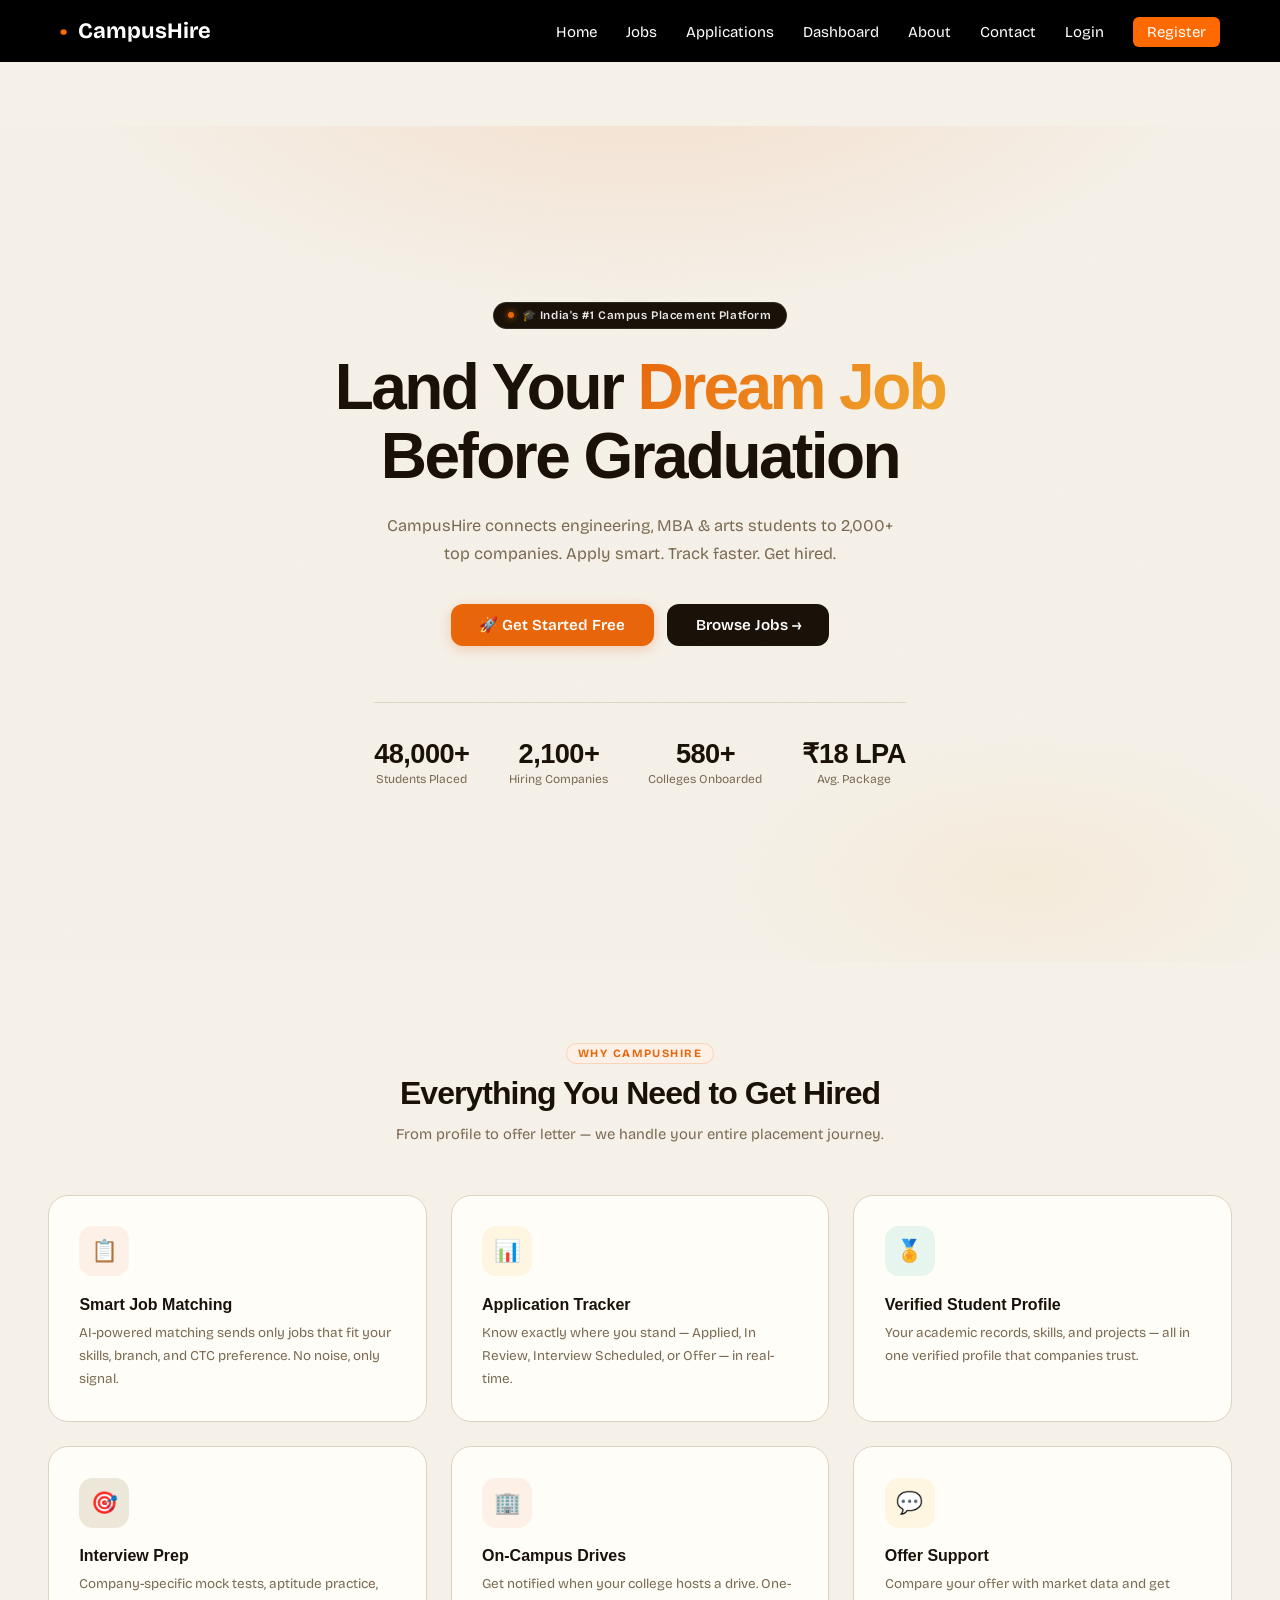
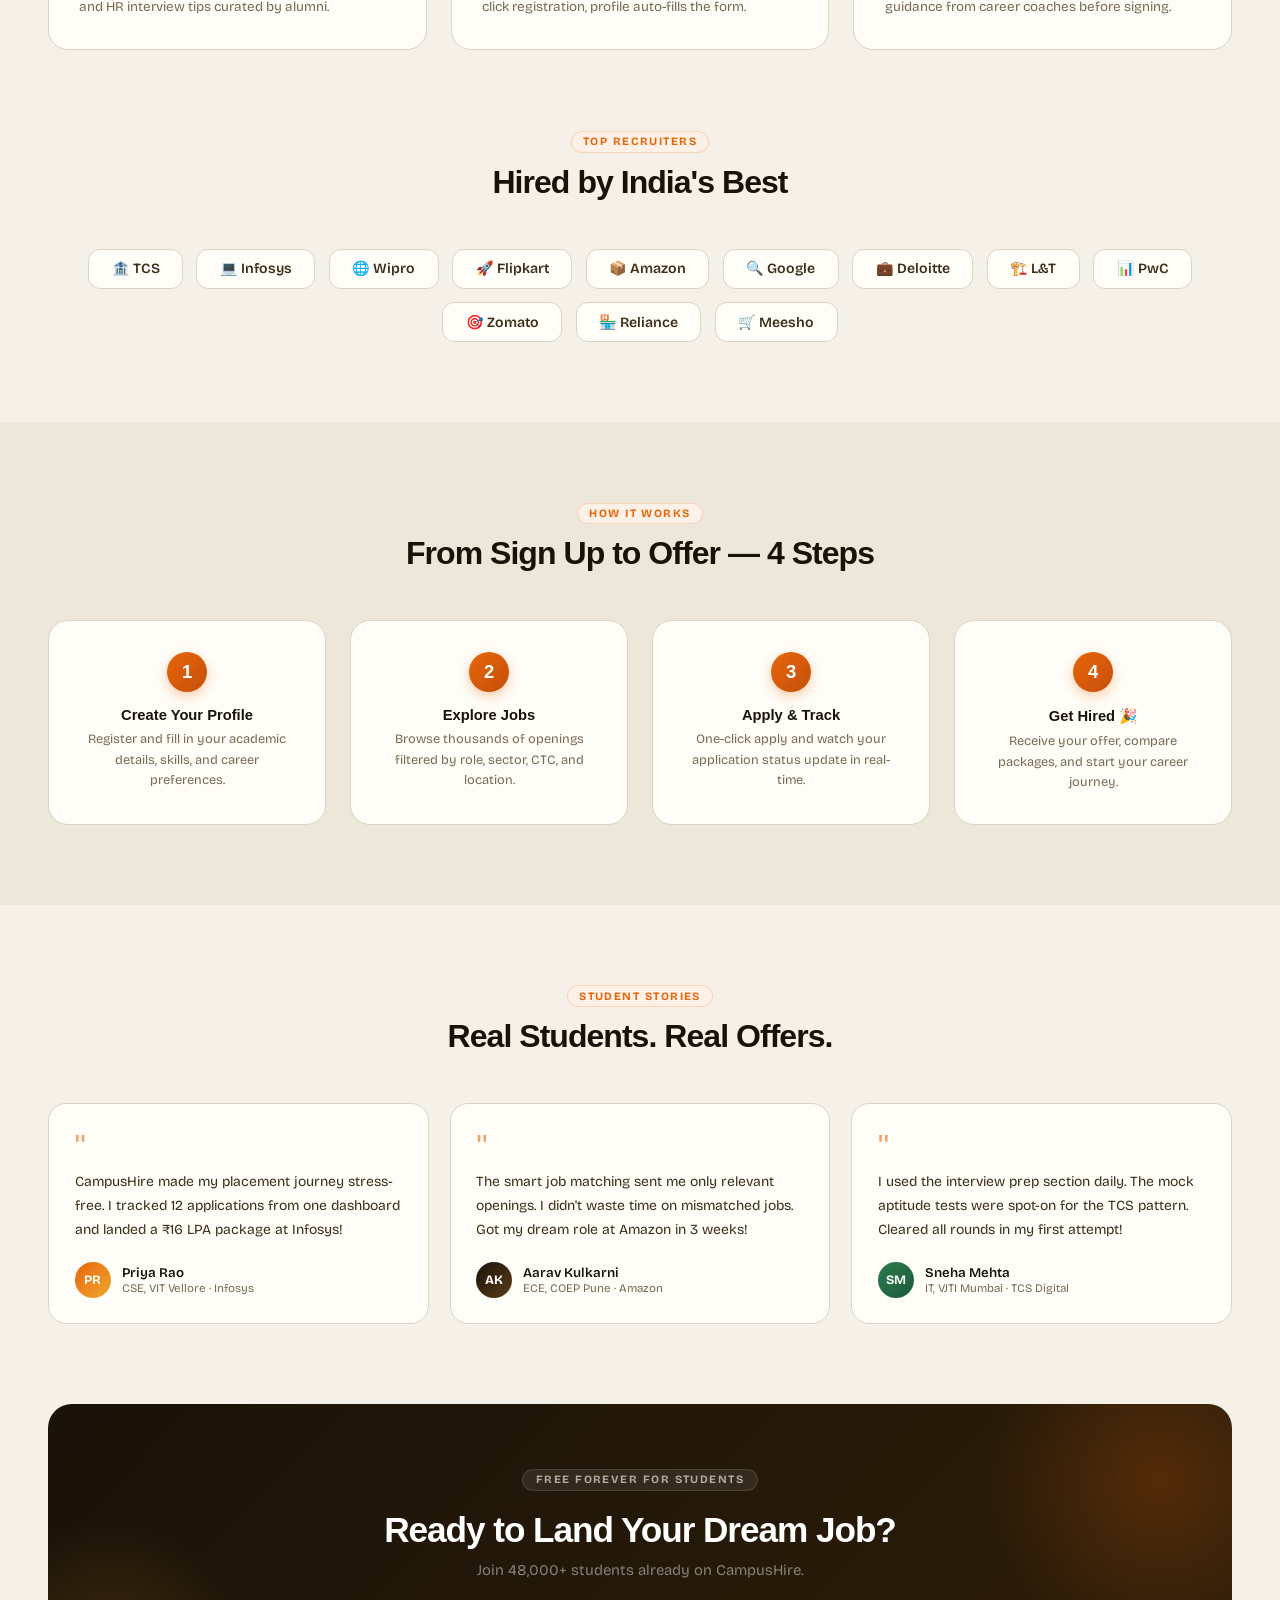
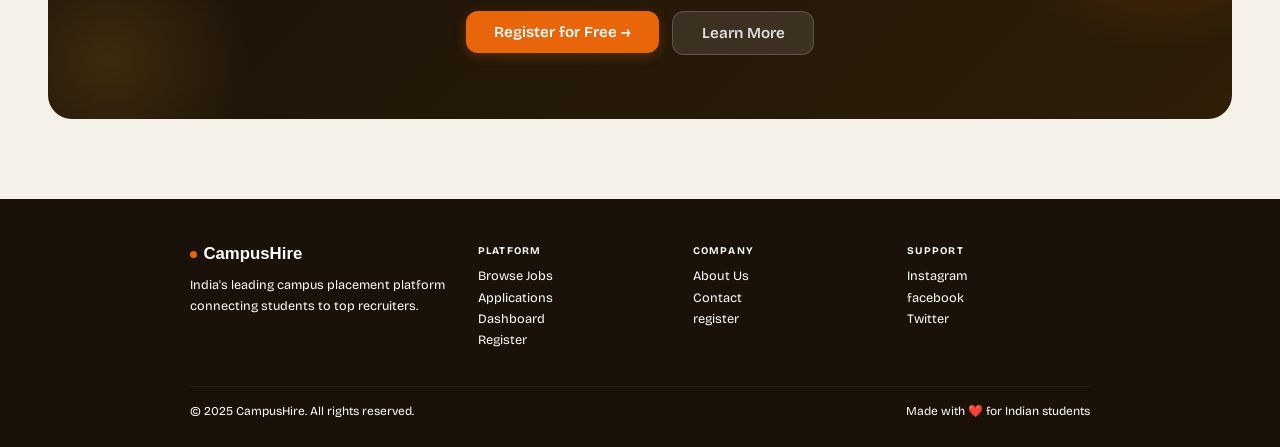
<file: index.html>
<!DOCTYPE html>
<html lang="en">

<head>
  <meta charset="UTF-8" />
  <meta name="viewport" content="width=device-width,initial-scale=1.0" />
  <title>CampusHire Launch Your Career</title>
  <link
    href="https://fonts.googleapis.com/css2?family=Clash+Display:wght@400;500;600;700&family=Bricolage+Grotesque:wght@300;400;500;600;700&display=swap"
    rel="stylesheet" />
  <style>
    /* ══════════════════════════════════════════
   CAMPUSHIRE — HOME PAGE ONLY
   Theme: Orange · Black · Cream
   ══════════════════════════════════════════ */
    *,
    *::before,
    *::after {
      box-sizing: border-box;
      margin: 0;
      padding: 0
    }

    :root {
      /* ── CREAM PALETTE ── */
      --cream: #F5F0E8;
      --cream2: #EDE7D9;
      --cream3: #E2D9C8;
      --white: #FFFDF8;

      /* ── BLACK PALETTE ── */
      --ink: #1A1208;
      --ink2: #3D2E18;
      --muted: #7A6A52;
      --muted2: #B0A08A;

      /* ── ORANGE PALETTE ── */
      --orange: #E8650A;
      --orange-deep: #C4500A;
      --orange-s: #FDF0E6;
      --orange-mid: #F28A3C;
      --amber: #F0A830;
      --amber-s: #FEF6E0;

      /* ── ACCENT ── */
      --green: #2D7A4F;
      --green-s: #E6F5ED;
      --border: #DDD3C2;
      --border2: #C8BB9F;
    }

    html {
      scroll-behavior: smooth
    }

    body {
      font-family: 'Bricolage Grotesque', sans-serif;
      background: var(--cream);
      color: var(--ink);
      min-height: 100vh;
      overflow-x: hidden
    }

    ::-webkit-scrollbar {
      width: 5px
    }

    ::-webkit-scrollbar-track {
      background: var(--cream2)
    }

    ::-webkit-scrollbar-thumb {
      background: var(--orange);
      border-radius: 10px
    }

    /* ── NAVBAR ── */
    /* ── NAVBAR ── */
    .navbar {
      display: flex;
      justify-content: space-between;
      align-items: center;
      padding: 18px 60px;
      background: black;
      color: white;
    }

    .logo {
      font-size: 22px;
      font-weight: bold;
      color: white;
    }

    .dot {
      color: #ff6a00;
      margin-right: 6px;
    }

    /* MENU */

    .menu a {
      text-decoration: none;
      color: white;
      margin-left: 25px;
      font-size: 15px;
      transition: 0.3s;
    }

    .menu a:hover {
      color: #ff6a00;
    }

    /* REGISTER BUTTON */

    .register {
      background: #ff6a00;
      padding: 6px 14px;
      border-radius: 6px;
    }

    /* TABLET */

    @media (max-width:900px) {

      .navbar {
        padding: 15px 30px;
      }

      .menu a {
        margin-left: 15px;
        font-size: 14px;
      }

    }

    /* MOBILE */

    @media (max-width:600px) {

      .navbar {
        flex-direction: column;
        align-items: flex-start;
      }

      .menu {
        margin-top: 10px;
      }

      .menu a {
        display: block;
        margin: 8px 0;
      }

    }


    /* ── BUTTONS ── */
    .btn {
      display: inline-flex;
      align-items: center;
      gap: 0.4rem;
      padding: 0.5rem 1rem;
      border-radius: 10px;
      font-size: 0.83rem;
      font-weight: 600;
      cursor: pointer;
      transition: all 0.2s;
      text-decoration: none;
      border: none;
      font-family: 'Bricolage Grotesque', sans-serif
    }

    .btn-outline {
      background: transparent;
      border: 1.5px solid var(--border2);
      color: var(--ink2)
    }

    .btn-outline:hover {
      border-color: var(--orange);
      color: var(--orange)
    }

    .btn-primary {
      background: var(--orange);
      color: #fff;
      box-shadow: 0 3px 12px rgba(232, 101, 10, 0.28)
    }

    .btn-primary:hover {
      background: var(--orange-deep);
      transform: translateY(-1px);
      box-shadow: 0 8px 20px rgba(232, 101, 10, 0.38)
    }

    .btn-dark {
      background: var(--ink);
      color: #fff
    }

    .btn-dark:hover {
      background: var(--ink2);
      transform: translateY(-1px)
    }

    .btn-lg {
      padding: 0.75rem 1.8rem;
      font-size: 0.95rem;
      border-radius: 12px
    }

    /* ── PAGE WRAP ── */
    .page-wrap {
      padding-top: 64px;
      min-height: 100vh
    }

    /* ── SECTION ── */
    .section {
      padding: 5rem 3rem
    }

    .section-center {
      text-align: center;
      max-width: 640px;
      margin: 0 auto 3rem
    }

    .section-tag {
      font-size: 0.7rem;
      font-weight: 700;
      letter-spacing: 0.13em;
      text-transform: uppercase;
      color: var(--orange);
      background: var(--orange-s);
      padding: 0.2rem 0.7rem;
      border-radius: 100px;
      display: inline-block;
      margin-bottom: 0.7rem;
      border: 1px solid rgba(232, 101, 10, 0.2)
    }

    .section-title {
      font-family: 'Clash Display', sans-serif;
      font-weight: 700;
      font-size: 2rem;
      letter-spacing: -0.03em;
      color: var(--ink);
      margin-bottom: 0.6rem
    }

    .section-sub {
      font-size: 0.92rem;
      color: var(--muted);
      line-height: 1.7
    }

    /* ── ANIMATIONS ── */
    @keyframes fadeUp {
      from {
        opacity: 0;
        transform: translateY(20px)
      }

      to {
        opacity: 1;
        transform: translateY(0)
      }
    }

    @keyframes fadeIn {
      from {
        opacity: 0
      }

      to {
        opacity: 1
      }
    }

    @keyframes float {

      0%,
      100% {
        transform: translateY(0)
      }

      50% {
        transform: translateY(-8px)
      }
    }

    @keyframes shimmer {
      0% {
        background-position: -200% center
      }

      100% {
        background-position: 200% center
      }
    }

    .fade-up {
      animation: fadeUp 0.55s ease both
    }

    /* ══════════════════════
   HERO
   ══════════════════════ */
    .hero {
      min-height: calc(100vh - 64px);
      display: flex;
      flex-direction: column;
      align-items: center;
      justify-content: center;
      text-align: center;
      padding: 3rem 2rem;
      position: relative;
      overflow: hidden;
      background: var(--cream)
    }

    /* warm gradient glow top */
    .hero::before {
      content: '';
      position: absolute;
      inset: 0;
      background:
        radial-gradient(ellipse 70% 50% at 50% -10%, rgba(232, 101, 10, 0.13), transparent 65%),
        radial-gradient(ellipse 40% 30% at 80% 90%, rgba(240, 168, 48, 0.08), transparent 60%);
      pointer-events: none
    }

    /* decorative grain texture */
    .hero::after {
      content: '';
      position: absolute;
      inset: 0;
      background-image: url("data:image/svg+xml,%3Csvg viewBox='0 0 256 256' xmlns='http://www.w3.org/2000/svg'%3E%3Cfilter id='noise'%3E%3CfeTurbulence type='fractalNoise' baseFrequency='0.9' numOctaves='4' stitchTiles='stitch'/%3E%3C/filter%3E%3Crect width='100%25' height='100%25' filter='url(%23noise)' opacity='0.025'/%3E%3C/svg%3E");
      pointer-events: none;
      opacity: 0.6
    }

    .hero-badge {
      display: inline-flex;
      align-items: center;
      gap: 0.45rem;
      background: var(--ink);
      color: rgba(255, 255, 255, 0.9);
      font-size: 0.72rem;
      font-weight: 600;
      letter-spacing: 0.05em;
      padding: 0.35rem 0.9rem;
      border-radius: 100px;
      margin-bottom: 1.5rem;
      animation: fadeUp 0.5s ease both;
      position: relative;
      z-index: 1;
      border: 1px solid rgba(255, 255, 255, 0.1)
    }

    .hero-badge-dot {
      width: 6px;
      height: 6px;
      border-radius: 50%;
      background: var(--orange);
      box-shadow: 0 0 6px var(--orange)
    }

    .hero-h1 {
      font-family: 'Clash Display', sans-serif;
      font-weight: 700;
      font-size: clamp(2.4rem, 5.5vw, 4rem);
      letter-spacing: -0.04em;
      color: var(--ink);
      line-height: 1.08;
      max-width: 820px;
      margin-bottom: 1.3rem;
      animation: fadeUp 0.6s ease 0.1s both;
      position: relative;
      z-index: 1
    }

    .hero-h1 .highlight {
      background: linear-gradient(135deg, var(--orange), var(--amber));
      -webkit-background-clip: text;
      -webkit-text-fill-color: transparent;
      background-clip: text
    }

    .hero-sub {
      font-size: 1.02rem;
      color: var(--muted);
      max-width: 520px;
      line-height: 1.75;
      margin-bottom: 2.2rem;
      animation: fadeUp 0.6s ease 0.2s both;
      position: relative;
      z-index: 1
    }

    .hero-btns {
      display: flex;
      gap: 0.8rem;
      justify-content: center;
      flex-wrap: wrap;
      animation: fadeUp 0.6s ease 0.3s both;
      position: relative;
      z-index: 1
    }

    .hero-stats {
      display: flex;
      gap: 2.5rem;
      margin-top: 3.5rem;
      padding-top: 2.2rem;
      border-top: 1.5px solid var(--border);
      animation: fadeUp 0.6s ease 0.45s both;
      flex-wrap: wrap;
      justify-content: center;
      position: relative;
      z-index: 1
    }

    .hstat-val {
      font-family: 'Clash Display', sans-serif;
      font-weight: 700;
      font-size: 1.7rem;
      color: var(--ink);
      letter-spacing: -0.02em
    }

    .hstat-lbl {
      font-size: 0.75rem;
      color: var(--muted);
      margin-top: 0.12rem
    }

    /* floating deco cards */
    .hero-deco {
      position: absolute;
      pointer-events: none;
      z-index: 0;
      background: var(--white);
      border: 1.5px solid var(--border);
      border-radius: 14px;
      padding: 0.75rem 1rem;
      box-shadow: 0 8px 28px rgba(26, 18, 8, 0.08);
      font-size: 0.78rem;
      font-weight: 600;
      color: var(--ink2);
      white-space: nowrap
    }

    .hero-deco-a {
      top: 22%;
      left: 5%;
      animation: float 5s ease-in-out infinite
    }

    .hero-deco-b {
      top: 30%;
      right: 4%;
      animation: float 5.8s ease-in-out infinite 0.5s
    }

    .hero-deco-c {
      bottom: 22%;
      left: 7%;
      animation: float 4.5s ease-in-out infinite 1s
    }

    /* ══════════════════════
   FEATURES
   ══════════════════════ */
    .feat-grid {
      display: grid;
      grid-template-columns: repeat(3, 1fr);
      gap: 1.5rem
    }

    .feat-card {
      background: var(--white);
      border: 1.5px solid var(--border);
      border-radius: 20px;
      padding: 1.9rem;
      transition: all 0.28s;
      position: relative;
      overflow: hidden
    }

    .feat-card::before {
      content: '';
      position: absolute;
      top: 0;
      left: 0;
      right: 0;
      height: 3px;
      background: linear-gradient(90deg, var(--orange), var(--amber));
      opacity: 0;
      transition: opacity 0.28s
    }

    .feat-card:hover {
      transform: translateY(-5px);
      box-shadow: 0 18px 44px rgba(26, 18, 8, 0.1);
      border-color: var(--orange-mid)
    }

    .feat-card:hover::before {
      opacity: 1
    }

    .feat-icon {
      width: 50px;
      height: 50px;
      border-radius: 14px;
      display: flex;
      align-items: center;
      justify-content: center;
      font-size: 1.35rem;
      margin-bottom: 1.2rem
    }

    .feat-title {
      font-family: 'Clash Display', sans-serif;
      font-weight: 600;
      font-size: 1rem;
      margin-bottom: 0.5rem;
      color: var(--ink)
    }

    .feat-desc {
      font-size: 0.84rem;
      color: var(--muted);
      line-height: 1.72
    }

    /* ══════════════════════
   COMPANIES ROW
   ══════════════════════ */
    .co-row {
      display: flex;
      gap: 0.85rem;
      flex-wrap: wrap;
      justify-content: center;
      margin-top: 2rem
    }

    .co-chip {
      background: var(--white);
      border: 1.5px solid var(--border);
      border-radius: 12px;
      padding: 0.65rem 1.4rem;
      font-size: 0.88rem;
      font-weight: 600;
      color: var(--ink2);
      transition: all 0.22s;
      cursor: default
    }

    .co-chip:hover {
      border-color: var(--orange);
      color: var(--orange);
      transform: translateY(-2px);
      box-shadow: 0 6px 18px rgba(232, 101, 10, 0.12)
    }

    /* ══════════════════════
   STEPS / HOW IT WORKS
   ══════════════════════ */
    .steps-bg {
      background: var(--cream2)
    }

    .steps-row {
      display: grid;
      grid-template-columns: repeat(4, 1fr);
      gap: 1.5rem
    }

    .step-card {
      background: var(--white);
      border: 1.5px solid var(--border);
      border-radius: 20px;
      padding: 1.9rem;
      text-align: center;
      transition: all 0.25s
    }

    .step-card:hover {
      transform: translateY(-4px);
      box-shadow: 0 14px 36px rgba(26, 18, 8, 0.08);
      border-color: var(--orange-mid)
    }

    .step-num {
      width: 40px;
      height: 40px;
      border-radius: 50%;
      background: linear-gradient(135deg, var(--orange), var(--orange-deep));
      color: #fff;
      font-family: 'Clash Display', sans-serif;
      font-weight: 700;
      font-size: 1.15rem;
      display: flex;
      align-items: center;
      justify-content: center;
      margin: 0 auto 0.95rem;
      box-shadow: 0 4px 12px rgba(232, 101, 10, 0.32)
    }

    .step-title {
      font-family: 'Clash Display', sans-serif;
      font-weight: 600;
      font-size: 0.92rem;
      margin-bottom: 0.38rem;
      color: var(--ink)
    }

    .step-desc {
      font-size: 0.8rem;
      color: var(--muted);
      line-height: 1.62
    }

    /* ══════════════════════
   TESTIMONIALS
   ══════════════════════ */
    .testi-grid {
      display: grid;
      grid-template-columns: repeat(3, 1fr);
      gap: 1.3rem
    }

    .testi-card {
      background: var(--white);
      border: 1.5px solid var(--border);
      border-radius: 18px;
      padding: 1.6rem;
      transition: all 0.25s
    }

    .testi-card:hover {
      border-color: var(--orange-mid);
      box-shadow: 0 10px 30px rgba(26, 18, 8, 0.08);
      transform: translateY(-3px)
    }

    .testi-quote {
      font-size: 2rem;
      line-height: 1;
      color: var(--orange);
      margin-bottom: 0.5rem;
      opacity: 0.6;
      font-family: 'Clash Display', sans-serif
    }

    .testi-text {
      font-size: 0.87rem;
      color: var(--ink2);
      line-height: 1.75;
      margin-bottom: 1.2rem
    }

    .testi-meta {
      display: flex;
      align-items: center;
      gap: 0.7rem
    }

    .t-avatar {
      width: 36px;
      height: 36px;
      border-radius: 50%;
      display: flex;
      align-items: center;
      justify-content: center;
      font-weight: 700;
      font-size: 0.8rem;
      color: #fff;
      flex-shrink: 0
    }

    .t-name {
      font-size: 0.83rem;
      font-weight: 600;
      color: var(--ink)
    }

    .t-co {
      font-size: 0.72rem;
      color: var(--muted)
    }

    /* ══════════════════════
   CTA BLOCK
   ══════════════════════ */
    .cta-section {
      padding: 0 3rem 5rem
    }

    .cta-block {
      background: linear-gradient(135deg, var(--ink) 0%, #2E1E08 100%);
      border-radius: 24px;
      padding: 4rem 3rem;
      text-align: center;
      position: relative;
      overflow: hidden
    }

    .cta-block::before {
      content: '';
      position: absolute;
      top: -100px;
      right: -100px;
      width: 350px;
      height: 350px;
      border-radius: 50%;
      background: radial-gradient(circle, rgba(232, 101, 10, 0.22), transparent 70%)
    }

    .cta-block::after {
      content: '';
      position: absolute;
      bottom: -80px;
      left: -80px;
      width: 280px;
      height: 280px;
      border-radius: 50%;
      background: radial-gradient(circle, rgba(240, 168, 48, 0.15), transparent 70%)
    }

    .cta-tag {
      display: inline-block;
      font-size: 0.7rem;
      font-weight: 700;
      letter-spacing: 0.13em;
      text-transform: uppercase;
      color: rgba(255, 255, 255, 0.6);
      background: rgba(255, 255, 255, 0.08);
      border: 1px solid rgba(255, 255, 255, 0.12);
      padding: 0.22rem 0.8rem;
      border-radius: 100px;
      margin-bottom: 1.2rem;
      position: relative;
      z-index: 1
    }

    .cta-title {
      font-family: 'Clash Display', sans-serif;
      font-weight: 700;
      font-size: 2.2rem;
      color: #fff;
      letter-spacing: -0.03em;
      margin-bottom: 0.7rem;
      position: relative;
      z-index: 1
    }

    .cta-sub {
      font-size: 0.93rem;
      color: rgba(255, 255, 255, 0.45);
      margin-bottom: 2rem;
      position: relative;
      z-index: 1
    }

    .cta-btns {
      display: flex;
      gap: 0.8rem;
      justify-content: center;
      flex-wrap: wrap;
      position: relative;
      z-index: 1
    }

    /* ══════════════════════
   FOOTER
 
* FOOTER CSS */
    :root {
      --ink: #1A1208;
      --orange: #E8650A;
      --border: #DDD3C2;
    }

    .footer {
      background: var(--ink);
      color: white;
      padding: 2.8rem 2rem 1.8rem;
      font-family: 'Bricolage Grotesque', sans-serif;
      font-size: large;
    }

    .footer-inner {
      display: grid;
      grid-template-columns: 1.4fr 1fr 1fr 1fr;
      gap: 2rem;
      max-width: 900px;
      margin: 0 auto 2rem
    }

    .footer-brand {
      font-family: 'Clash Display', sans-serif;
      font-weight: 700;
      font-size: 1.05rem;
      color: #fff;
      display: flex;
      align-items: center;
      gap: 0.4rem;
      margin-bottom: 0.6rem
    }

    .footer-brand-dot {
      width: 7px;
      height: 7px;
      border-radius: 50%;
      background: var(--orange)
    }

    .footer-desc {
      font-size: 0.79rem;
      line-height: 1.7;
      color: white;
    }

    .footer-col-title {
      font-size: 0.64rem;
      font-weight: 700;
      letter-spacing: 0.12em;
      text-transform: uppercase;
      color: white;
      margin-bottom: 0.7rem
    }

    .footer-col a {
      display: block;
      font-size: 0.8rem;
      color: white;
      margin-bottom: 0.4rem;
      transition: color 0.18s;
      text-decoration: none;
      cursor: pointer
    }

    .footer-col a:hover {
      color: var(--orange)
    }

    .footer-bottom {
      max-width: 900px;
      margin: 0 auto;
      border-top: 1px solid rgba(255, 255, 255, 0.07);
      padding-top: 1.1rem;
      display: flex;
      justify-content: space-between;
      font-size: 0.75rem;
      flex-wrap: wrap;
      gap: 0.4rem
    }

    @media(max-width:700px) {
      .footer-inner {
        grid-template-columns: 1fr 1fr
      }
    }

    @media(max-width:450px) {
      .footer-inner {
        grid-template-columns: 1fr
      }
    }

    /* ══════════════════════
   TOAST
   ══════════════════════ */
    .toast-box {
      position: fixed;
      bottom: 1.5rem;
      right: 1.5rem;
      z-index: 9999;
      display: flex;
      flex-direction: column;
      gap: 0.5rem
    }

    .toast {
      background: var(--ink);
      color: #fff;
      padding: 0.75rem 1.1rem;
      border-radius: 10px;
      font-size: 0.83rem;
      font-weight: 500;
      box-shadow: 0 10px 28px rgba(0, 0, 0, 0.25);
      animation: fadeUp 0.3s ease;
      display: flex;
      align-items: center;
      gap: 0.5rem;
      min-width: 220px;
      border-left: 3px solid var(--orange)
    }

    /* ══════════════════════
   RESPONSIVE
   ══════════════════════ */
    @media(max-width:960px) {
      .feat-grid {
        grid-template-columns: 1fr 1fr
      }

      .steps-row {
        grid-template-columns: 1fr 1fr
      }

      .testi-grid {
        grid-template-columns: 1fr 1fr
      }

      .footer-inner {
        grid-template-columns: 1fr 1fr
      }

      .hero-deco {
        display: none
      }

      .section {
        padding: 3.5rem 1.8rem
      }

      .cta-section {
        padding: 0 1.8rem 3.5rem
      }
    }

    @media(max-width:600px) {

      .feat-grid,
      .steps-row,
      .testi-grid {
        grid-template-columns: 1fr
      }

      .footer-inner {
        grid-template-columns: 1fr
      }

      .navbar {
        padding: 0 1.2rem
      }

      .nav-links {
        display: none
      }

      .hero-stats {
        gap: 1.5rem
      }
    }
  </style>
</head>

<body>

  <!-- ── NAVBAR ── -->
  <header class="navbar">
    <div class="logo">
      <span class="dot">•</span> CampusHire
    </div>
    <nav class="menu">
      <a href="./index.html">Home</a>
      <a href="./pages/job-listing.html">Jobs</a>
      <a href="./pages/Application-status.html">Applications</a>
      <a href="./pages/student-dashboard.html">Dashboard</a>
      <a href="./pages/about.html">About</a>
      <a href="./pages/contact.html">Contact</a>
      <a href="./pages/login.html">Login</a>
      <a href="./pages/student-registration.html" class="register">Register</a>
    </nav>
  </header>
  <!-- ══════════════════════════════════════════
     HERO
══════════════════════════════════════════ -->
  <div class="page-wrap">

    <!-- Floating deco cards -->
    <div class="hero-deco hero-deco-a">🎉 ₹28 LPA offer · Google SDE</div>
    <div class="hero-deco hero-deco-b">✅ Placed at Amazon · CSE 2025</div>
    <div class="hero-deco hero-deco-c">🚀 580+ colleges onboard</div>

    <section class="hero">
      <div class="hero-badge">
        <span class="hero-badge-dot"></span>
        🎓 India's #1 Campus Placement Platform
      </div>
      <h1 class="hero-h1">Land Your <span class="highlight">Dream Job</span><br />Before Graduation</h1>
      <p class="hero-sub">CampusHire connects engineering, MBA &amp; arts students to 2,000+ top companies. Apply smart.
        Track faster. Get hired.</p>
      <div class="hero-btns">
        <a href="./pages/student-registration.html"><button class="btn btn-primary btn-lg">🚀 Get Started Free</button></a>
        <a href="./pages/job-listing.html"><button class="btn btn-dark btn-lg">Browse Jobs →</button></a>
      </div>
      <div class="hero-stats">
        <div>
          <div class="hstat-val">48,000+</div>
          <div class="hstat-lbl">Students Placed</div>
        </div>
        <div>
          <div class="hstat-val">2,100+</div>
          <div class="hstat-lbl">Hiring Companies</div>
        </div>
        <div>
          <div class="hstat-val">580+</div>
          <div class="hstat-lbl">Colleges Onboarded</div>
        </div>
        <div>
          <div class="hstat-val">₹18 LPA</div>
          <div class="hstat-lbl">Avg. Package</div>
        </div>
      </div>
    </section>

    <!-- ══════════════════════════════════════════
       FEATURES
  ══════════════════════════════════════════ -->
    <section class="section">
      <div class="section-center">
        <div class="section-tag">Why CampusHire</div>
        <h2 class="section-title">Everything You Need to Get Hired</h2>
        <p class="section-sub">From profile to offer letter — we handle your entire placement journey.</p>
      </div>
      <div class="feat-grid">
        <div class="feat-card">
          <div class="feat-icon" style="background:var(--orange-s)">📋</div>
          <div class="feat-title">Smart Job Matching</div>
          <p class="feat-desc">AI-powered matching sends only jobs that fit your skills, branch, and CTC preference. No
            noise, only signal.</p>
        </div>
        <div class="feat-card">
          <div class="feat-icon" style="background:var(--amber-s)">📊</div>
          <div class="feat-title">Application Tracker</div>
          <p class="feat-desc">Know exactly where you stand — Applied, In Review, Interview Scheduled, or Offer — in
            real-time.</p>
        </div>
        <div class="feat-card">
          <div class="feat-icon" style="background:var(--green-s)">🏅</div>
          <div class="feat-title">Verified Student Profile</div>
          <p class="feat-desc">Your academic records, skills, and projects — all in one verified profile that companies
            trust.</p>
        </div>
        <div class="feat-card">
          <div class="feat-icon" style="background:var(--cream2)">🎯</div>
          <div class="feat-title">Interview Prep</div>
          <p class="feat-desc">Company-specific mock tests, aptitude practice, and HR interview tips curated by alumni.
          </p>
        </div>
        <div class="feat-card">
          <div class="feat-icon" style="background:var(--orange-s)">🏢</div>
          <div class="feat-title">On-Campus Drives</div>
          <p class="feat-desc">Get notified when your college hosts a drive. One-click registration, profile auto-fills
            the form.</p>
        </div>
        <div class="feat-card">
          <div class="feat-icon" style="background:var(--amber-s)">💬</div>
          <div class="feat-title">Offer Support</div>
          <p class="feat-desc">Compare your offer with market data and get guidance from career coaches before signing.
          </p>
        </div>
      </div>
    </section>

    <!-- ══════════════════════════════════════════
       TOP RECRUITERS
  ══════════════════════════════════════════ -->
    <section class="section" style="padding-top:0">
      <div class="section-center">
        <div class="section-tag">Top Recruiters</div>
        <h2 class="section-title">Hired by India's Best</h2>
      </div>
      <div class="co-row">
        <div class="co-chip">🏦 TCS</div>
        <div class="co-chip">💻 Infosys</div>
        <div class="co-chip">🌐 Wipro</div>
        <div class="co-chip">🚀 Flipkart</div>
        <div class="co-chip">📦 Amazon</div>
        <div class="co-chip">🔍 Google</div>
        <div class="co-chip">💼 Deloitte</div>
        <div class="co-chip">🏗️ L&amp;T</div>
        <div class="co-chip">📊 PwC</div>
        <div class="co-chip">🎯 Zomato</div>
        <div class="co-chip">🏪 Reliance</div>
        <div class="co-chip">🛒 Meesho</div>
      </div>
    </section>

    <!-- ══════════════════════════════════════════
       HOW IT WORKS
  ══════════════════════════════════════════ -->
    <section class="section steps-bg">
      <div class="section-center">
        <div class="section-tag">How It Works</div>
        <h2 class="section-title">From Sign Up to Offer — 4 Steps</h2>
      </div>
      <div class="steps-row">
        <div class="step-card">
          <div class="step-num">1</div>
          <div class="step-title">Create Your Profile</div>
          <p class="step-desc">Register and fill in your academic details, skills, and career preferences.</p>
        </div>
        <div class="step-card">
          <div class="step-num">2</div>
          <div class="step-title">Explore Jobs</div>
          <p class="step-desc">Browse thousands of openings filtered by role, sector, CTC, and location.</p>
        </div>
        <div class="step-card">
          <div class="step-num">3</div>
          <div class="step-title">Apply &amp; Track</div>
          <p class="step-desc">One-click apply and watch your application status update in real-time.</p>
        </div>
        <div class="step-card">
          <div class="step-num">4</div>
          <div class="step-title">Get Hired 🎉</div>
          <p class="step-desc">Receive your offer, compare packages, and start your career journey.</p>
        </div>
      </div>
    </section>

    <!-- ══════════════════════════════════════════
       TESTIMONIALS
  ══════════════════════════════════════════ -->
    <section class="section">
      <div class="section-center">
        <div class="section-tag">Student Stories</div>
        <h2 class="section-title">Real Students. Real Offers.</h2>
      </div>
      <div class="testi-grid">
        <div class="testi-card">
          <div class="testi-quote">"</div>
          <p class="testi-text">CampusHire made my placement journey stress-free. I tracked 12 applications from one
            dashboard and landed a ₹16 LPA package at Infosys!</p>
          <div class="testi-meta">
            <div class="t-avatar" style="background:linear-gradient(135deg,var(--orange),var(--amber))">PR</div>
            <div>
              <div class="t-name">Priya Rao</div>
              <div class="t-co">CSE, VIT Vellore · Infosys</div>
            </div>
          </div>
        </div>
        <div class="testi-card">
          <div class="testi-quote">"</div>
          <p class="testi-text">The smart job matching sent me only relevant openings. I didn't waste time on mismatched
            jobs. Got my dream role at Amazon in 3 weeks!</p>
          <div class="testi-meta">
            <div class="t-avatar" style="background:linear-gradient(135deg,var(--ink),#5C3D18)">AK</div>
            <div>
              <div class="t-name">Aarav Kulkarni</div>
              <div class="t-co">ECE, COEP Pune · Amazon</div>
            </div>
          </div>
        </div>
        <div class="testi-card">
          <div class="testi-quote">"</div>
          <p class="testi-text">I used the interview prep section daily. The mock aptitude tests were spot-on for the
            TCS pattern. Cleared all rounds in my first attempt!</p>
          <div class="testi-meta">
            <div class="t-avatar" style="background:linear-gradient(135deg,var(--green),#1A5C38)">SM</div>
            <div>
              <div class="t-name">Sneha Mehta</div>
              <div class="t-co">IT, VJTI Mumbai · TCS Digital</div>
            </div>
          </div>
        </div>
      </div>
    </section>

    <!-- ══════════════════════════════════════════
       CTA
  ══════════════════════════════════════════ -->
    <div class="cta-section">
      <div class="cta-block">
        <div class="cta-tag">Free Forever for Students</div>
        <h2 class="cta-title">Ready to Land Your Dream Job?</h2>
        <p class="cta-sub">Join 48,000+ students already on CampusHire.</p>
        <div class="cta-btns">
          <a href="./pages/student-registration.html"><button class="btn btn-primary btn-lg">Register for Free →</button></a>
          <a href="./pages/job-listing.html"><button class="btn btn-lg"
            style="background:rgba(255,255,255,0.1);color:rgba(255,255,255,0.85);border:1.5px solid rgba(255,255,255,0.18)">Learn
            More</button></a>
        </div>
      </div>
    </div>

    <!-- ══════════════════════════════════════════
       FOOTER
  ══════════════════════════════════════════ -->
    <footer class="footer">
      <div class="footer-inner">
        <div>
          <div class="footer-brand">
            <span class="footer-brand-dot"></span>CampusHire
          </div>
          <p class="footer-desc">India's leading campus placement platform connecting students to top recruiters.</p>
        </div>
        <div class="footer-col">
          <div class="footer-col-title">Platform</div>
          <a href="./pages/job-listing.html">Browse Jobs</a>
          <a href="./pages/Application-status.html">Applications</a>
          <a href="./pages/student-dashboard.html">Dashboard</a>
          <a href="./pages/student-registration.html">Register</a>
        </div>
        <div class="footer-col">
          <div class="footer-col-title">Company</div>
          <a href="./pages/about.html">About Us</a>
          <a href="./pages/contact.html">Contact</a>
          <a href="./pages/student-registration.html">register</a>
        </div>
        <div class="footer-col">
          <div class="footer-col-title">Support</div>
          <a href="https://www.instagram.com/?hl=en">Instagram</a>
          <a href="https://www.facebook.com/">facebook</a>
          <a href="https://x.com/">Twitter</a>
        </div>
      </div>
      <div class="footer-bottom">
        <span>© 2025 CampusHire. All rights reserved.</span>
        <span>Made with ❤️ for Indian students</span>
      </div>
    </footer>
  </div>

  <!-- TOAST BOX -->
  <div class="toast-box" id="toastBox"></div>

  <script>
    function showToast(msg) {
      const box = document.getElementById('toastBox');
      const t = document.createElement('div');
      t.className = 'toast'; t.textContent = msg;
      box.appendChild(t);
      setTimeout(() => t.remove(), 3200);
    }

    // Hover active state on nav
    document.querySelectorAll('.nav-links a').forEach(a => {
      a.addEventListener('click', function () {
        document.querySelectorAll('.nav-links a').forEach(x => x.classList.remove('active'));
        this.classList.add('active');
      });
    });
  </script>
</body>
</html>
</file>
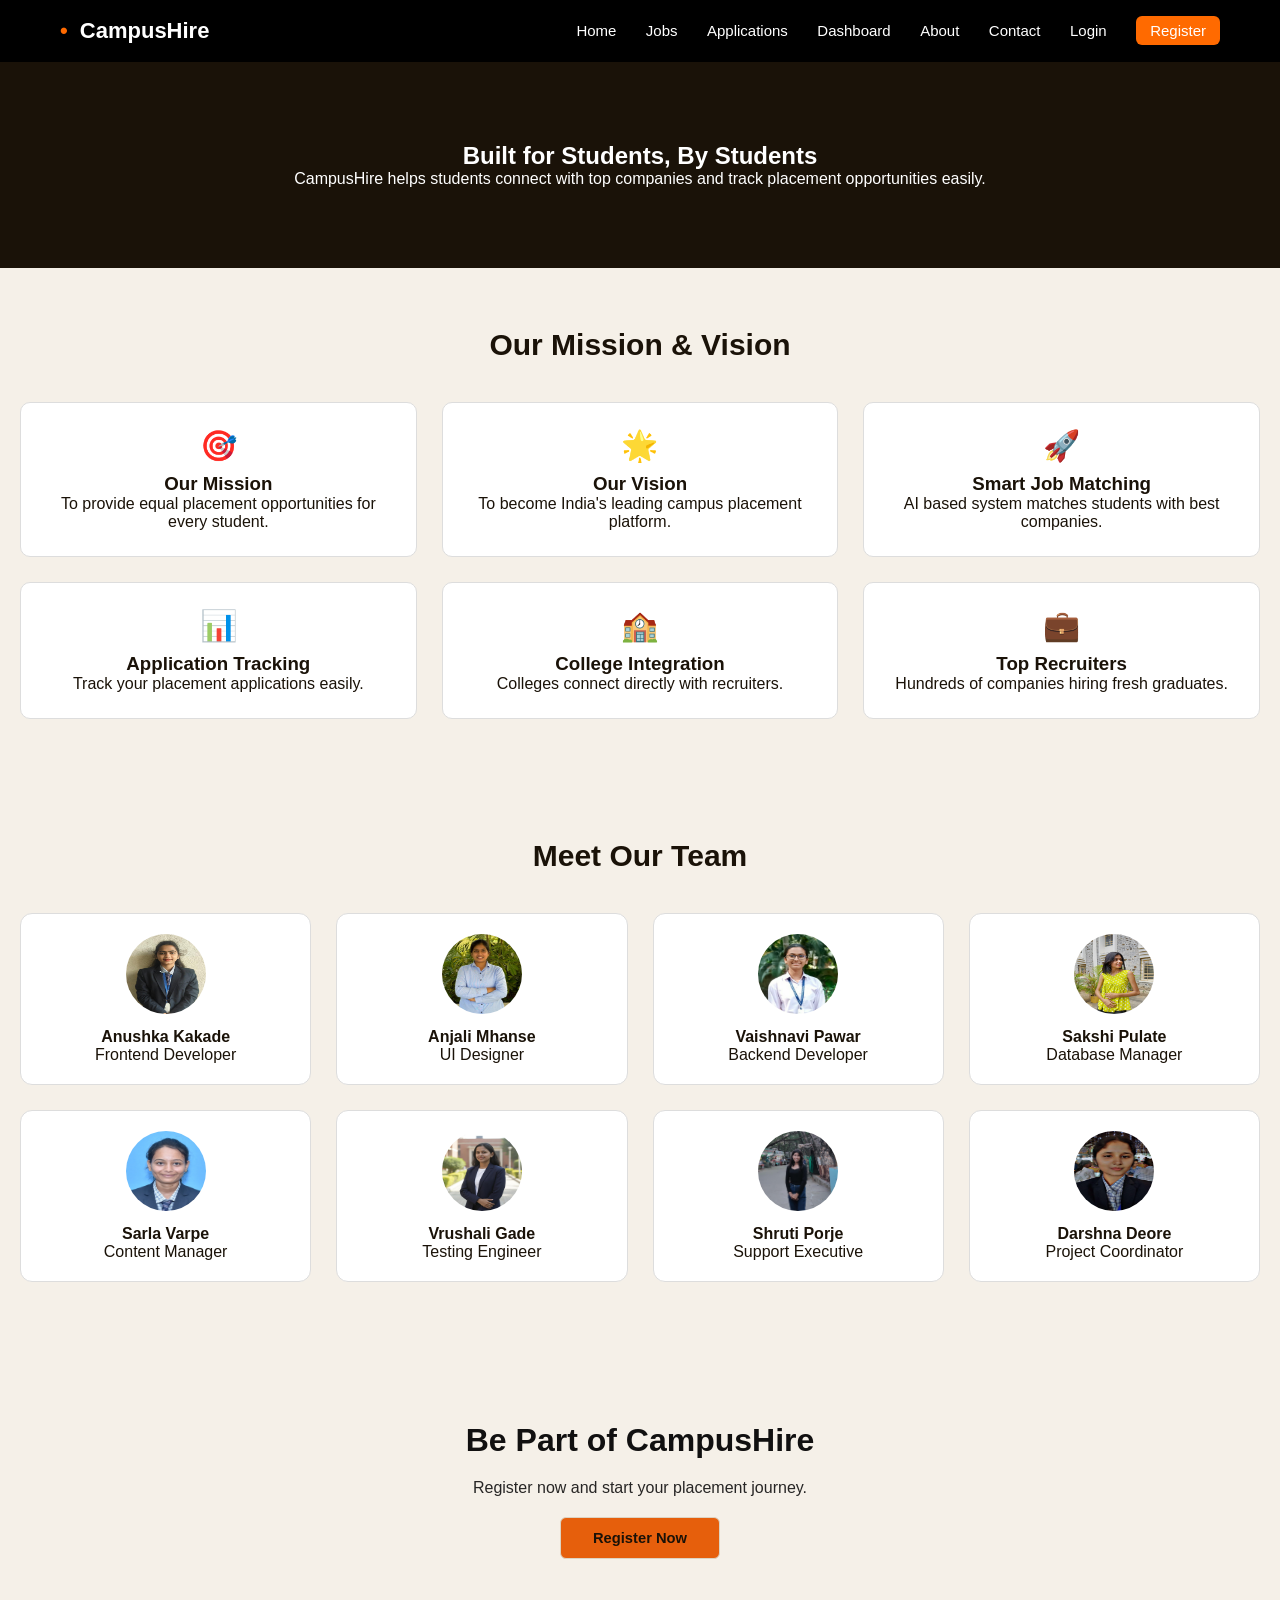
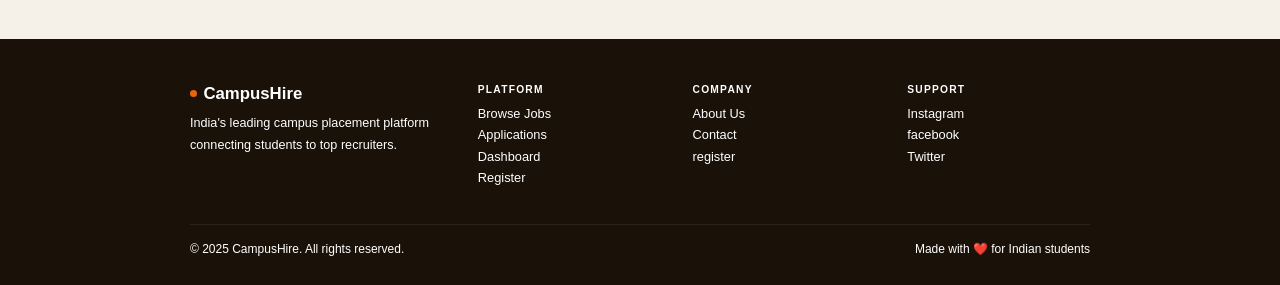
<file: pages/about.html>
<!DOCTYPE html>
<html lang="en">
<head>
<meta charset="UTF-8">
<meta name="viewport" content="width=device-width, initial-scale=1.0">
<title>CampusHire - About</title>
<link rel="stylesheet" href="../css/about.css">
<script src="../js/about.js"></script>
</head>
<body>
<header class="navbar">
<div class="logo">
<span class="dot">•</span> CampusHire
</div>
<nav class="menu">
<a href="../index.html">Home</a>
<a href="../pages/job-listing.html">Jobs</a>
<a href="../pages/Application-status.html">Applications</a>
<a href="../pages/student-dashboard.html">Dashboard</a>
<a href="../pages/about.html">About</a>
<a href="../pages/contact.html">Contact</a>
<a href="../pages/login.html">Login</a>
<a href="../pages/student-registration.html" class="register">Register</a>
</nav>
</header>
<!-- HERO SECTION -->
<section class="hero">
<h1>Built for Students, By Students</h1>
<p>
CampusHire helps students connect with top companies and track placement opportunities easily.
</p>
</section>
<!-- FEATURES SECTION -->
<section class="section">
<h2 class="section-title">Our Mission & Vision</h2>
<div class="feature-grid">
<div class="feature-card">
<div class="icon">🎯</div>
<h3>Our Mission</h3>
<p>
To provide equal placement opportunities for every student.
</p>
</div>
<div class="feature-card">
<div class="icon">🌟</div>
<h3>Our Vision</h3>
<p>
To become India's leading campus placement platform.
</p>
</div>
<div class="feature-card">
<div class="icon">🚀</div>
<h3>Smart Job Matching</h3>
<p>
AI based system matches students with best companies.
</p>
</div>
<div class="feature-card">
<div class="icon">📊</div>
<h3>Application Tracking</h3>
<p>
Track your placement applications easily.
</p>
</div>
<div class="feature-card">
<div class="icon">🏫</div>
<h3>College Integration</h3>
<p>
Colleges connect directly with recruiters.
</p>
</div>
<div class="feature-card">
<div class="icon">💼</div>
<h3>Top Recruiters</h3>
<p>
Hundreds of companies hiring fresh graduates.
</p>
</div>
</div>
</section>
<!-- TEAM SECTION -->
<section class="section">
<h2 class="section-title">Meet Our Team</h2>
<div class="team-grid">
<div class="team-card">
<img src="./../images/anushkaa.png">
<h4>Anushka Kakade</h4>
<p>Frontend Developer</p>
</div>
<div class="team-card">
<img src="./../images/anjali.png.jpeg">
<h4>Anjali Mhanse</h4>
<p>UI Designer</p>
</div>
<div class="team-card">
<img src="./../images/vaishnavi.png">
<h4>Vaishnavi Pawar</h4>
<p>Backend Developer</p>
</div>
<div class="team-card">
<img src="./../images/sakshi.png">
<h4>Sakshi Pulate</h4>
<p>Database Manager</p>
</div>
<div class="team-card">
<img src="./../images/sarla.png.jpeg">
<h4>Sarla Varpe</h4>
<p>Content Manager</p>
</div>
<div class="team-card">
<img src="./../images/rushali.png">
<h4>Vrushali Gade</h4>
<p>Testing Engineer</p>
</div>
<div class="team-card">
<img src="./../images/shruti.png.jpeg">
<h4>Shruti Porje</h4>
<p>Support Executive</p>
</div>
<div class="team-card">
<img src="./../images/darshna.png.jpeg">
<h4>Darshna Deore</h4>
<p>Project Coordinator</p>
</div>
</div>
</section>
<!-- JOIN SECTION -->
<section class="join">
<h2>Be Part of CampusHire</h2>
<p>
Register now and start your placement journey.
</p>
<div class="job-bottom button">
  <button onclick="showToast()">Register Now</button>
</div>
</section>
<div id="toast"></div>
<script src="../js/about.js"></script>
<footer class="footer">
  <div class="footer-inner">
    <div>
      <div class="footer-brand">
        <span class="footer-brand-dot"></span>CampusHire
      </div>
      <p class="footer-desc">India's leading campus placement platform connecting students to top recruiters.</p>
    </div>
    <div class="footer-col">
      <div class="footer-col-title">Platform</div>
      <a href="../pages/job-listing.html">Browse Jobs</a>
      <a href="../pages/Application-status.html">Applications</a>
      <a href="../pages/student-dashboard.html">Dashboard</a>
      <a href="../pages/student-registration.html">Register</a>
    </div>
    <div class="footer-col">
      <div class="footer-col-title">Company</div>
      <a href="../pages/about.html">About Us</a>
      <a href="../pages/contact.html">Contact</a>
      <a href="../pages/student-registration.html">register</a>
    </div>
    <div class="footer-col">
      <div class="footer-col-title">Support</div>
      <a href="https://www.instagram.com/?hl=en">Instagram</a>
      <a href="https://www.facebook.com/">facebook</a>
      <a href="https://x.com/">Twitter</a>
    </div>
  </div>
  <div class="footer-bottom">
    <span>© 2025 CampusHire. All rights reserved.</span>
    <span>Made with ❤️ for Indian students</span>
  </div>
</footer>
</body>
</html>
</file>
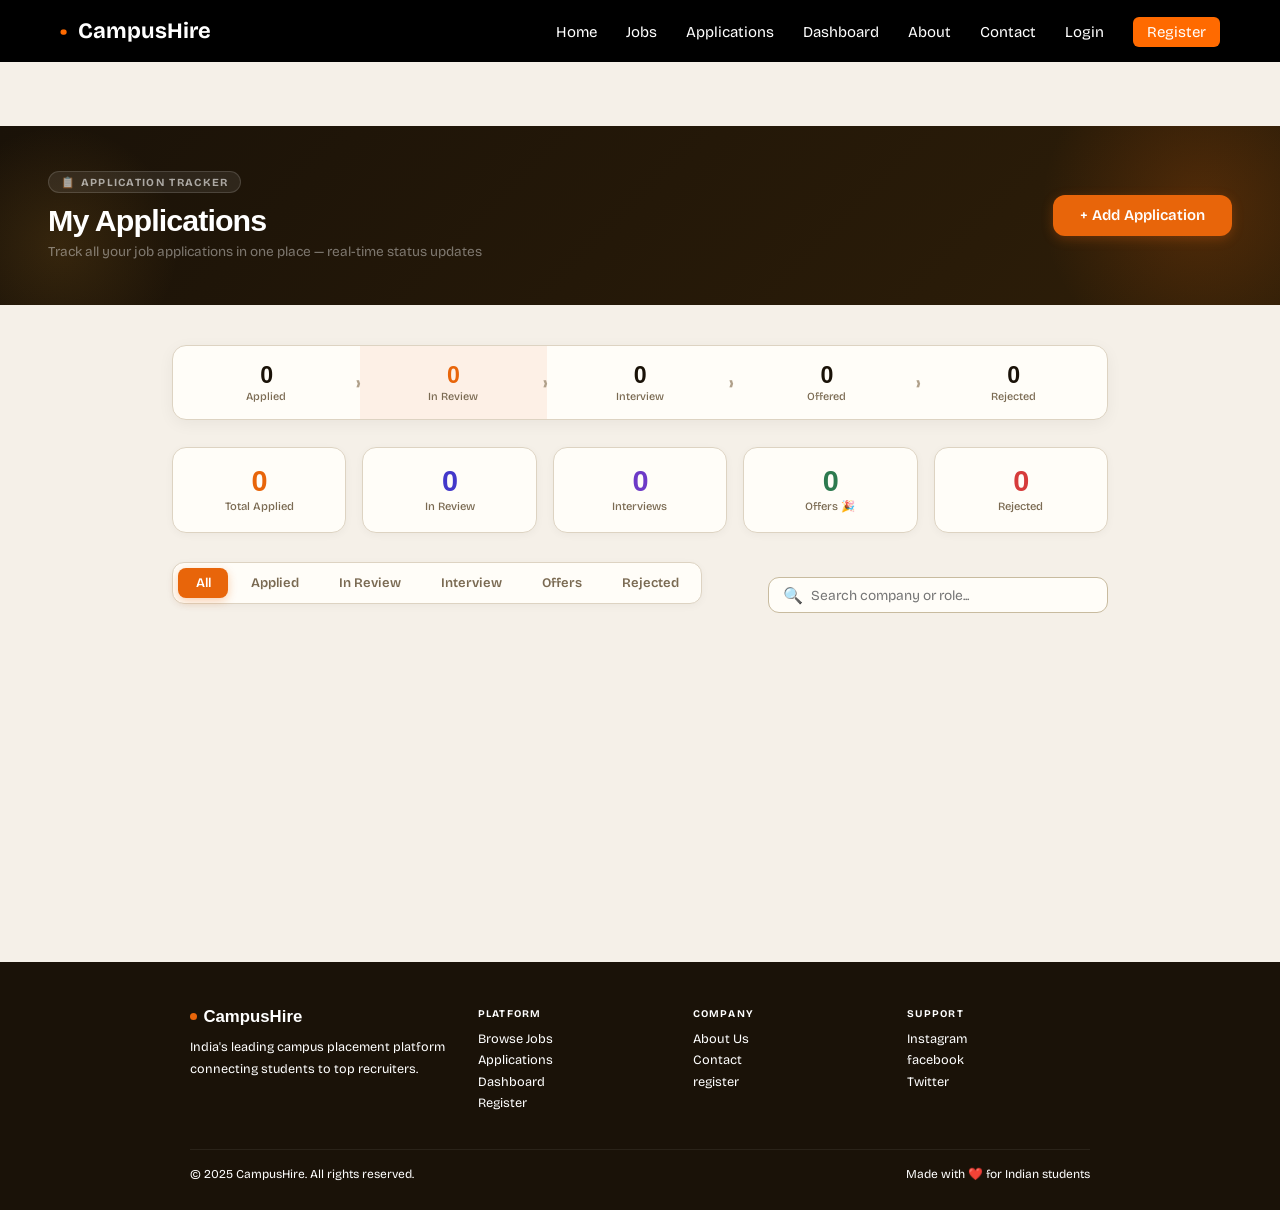
<file: pages/Application-status.html>
<!DOCTYPE html>
<html lang="en">
<head>
<meta charset="UTF-8"/>
<meta name="viewport" content="width=device-width,initial-scale=1.0"/>
<title>CampusHire – My Applications</title>
    <link href="https://fonts.googleapis.com/css2?family=Clash+Display:wght@400;500;600;700&family=Bricolage+Grotesque:wght@300;400;500;600;700&display=swap" rel="stylesheet"/>
<link rel="stylesheet" href="../css/application-status.css "/>
</head>
<body>
<header class="navbar">
<div class="logo">
<span class="dot">•</span> CampusHire
</div>
<nav class="menu">
<a href="../index.html">Home</a>
<a href="../pages/job-listing.html">Jobs</a>
<a href="../pages/Application-status.html">Applications</a>
<a href="../pages/student-dashboard.html">Dashboard</a>
<a href="../pages/about.html">About</a>
<a href="../pages/contact.html">Contact</a>
<a href="../pages/login.html">Login</a>
<a href="../pages/student-registration.html" class="register">Register</a>
</nav>
</header>
<div class="page-wrap">
  <!-- ══════ HERO BANNER ══════ -->
  <div class="status-hero">
    <div class="status-hero-inner">
      <div>
        <div class="hero-tag-pill">📋 Application Tracker</div>
        <h1>My Applications</h1>
        <p>Track all your job applications in one place — real-time status updates</p>
      </div>
      <button class="btn btn-primary btn-lg" onclick="openAddModal()">+ Add Application</button>
    </div>
  </div>
  <!-- ══════ MAIN CONTENT ══════ -->
  <div class="status-wrap">
    <!-- Pipeline Funnel -->
    <div class="pipeline-row">
      <div class="pipe-stage">
        <div class="pipe-count" id="pc-applied">0</div>
        <div class="pipe-lbl">Applied</div>
      </div>
      <div class="pipe-stage hi">
        <div class="pipe-count" id="pc-review">0</div>
        <div class="pipe-lbl">In Review</div>
      </div>
      <div class="pipe-stage">
        <div class="pipe-count" id="pc-interview">0</div>
        <div class="pipe-lbl">Interview</div>
      </div>
      <div class="pipe-stage">
        <div class="pipe-count" id="pc-offer">0</div>
        <div class="pipe-lbl">Offered</div>
      </div>
      <div class="pipe-stage">
        <div class="pipe-count" id="pc-rejected">0</div>
        <div class="pipe-lbl">Rejected</div>
      </div>
    </div>
    <!-- Stat Cards -->
    <div class="stat5-row">
      <div class="s5" style="animation-delay:0s">
        <div class="s5-val" id="st-total" style="color:var(--orange)">0</div>
        <div class="s5-lbl">Total Applied</div>
      </div>
      <div class="s5" style="animation-delay:0.07s">
        <div class="s5-val" id="st-review" style="color:#4338CA">0</div>
        <div class="s5-lbl">In Review</div>
      </div>
      <div class="s5" style="animation-delay:0.13s">
        <div class="s5-val" id="st-interview" style="color:var(--violet)">0</div>
        <div class="s5-lbl">Interviews</div>
      </div>
      <div class="s5" style="animation-delay:0.19s">
        <div class="s5-val" id="st-offer" style="color:var(--green)">0</div>
        <div class="s5-lbl">Offers 🎉</div>
      </div>
      <div class="s5" style="animation-delay:0.25s">
        <div class="s5-val" id="st-rejected" style="color:var(--coral)">0</div>
        <div class="s5-lbl">Rejected</div>
      </div>
    </div>
    <!-- Toolbar: Search + Tabs -->
    <div class="toolbar">
      <div class="status-tabs">
        <div class="stab active" onclick="filterTab('all',this)">All</div>
        <div class="stab" onclick="filterTab('Applied',this)">Applied</div>
        <div class="stab" onclick="filterTab('In Review',this)">In Review</div>
        <div class="stab" onclick="filterTab('Interview',this)">Interview</div>
        <div class="stab" onclick="filterTab('Offered',this)">Offers</div>
        <div class="stab" onclick="filterTab('Rejected',this)">Rejected</div>
      </div>
      <div class="search-bar">
        <span>🔍</span>
        <input type="text" placeholder="Search company or role..." id="appSearch" oninput="renderStatusApps()"/>
      </div>
    </div>
    <!-- Applications List -->
    <div id="statusAppsList"></div>
  </div><!-- /.status-wrap -->
</div><!-- /.page-wrap -->
<!-- ══════ ADD APPLICATION MODAL ══════ -->
<div class="modal-overlay hidden" id="modalOverlay" onclick="if(event.target===this)closeAddModal()">
  <div class="modal">
    <div class="modal-head">
      <div class="modal-title">➕ Add Application</div>
      <button class="modal-close" onclick="closeAddModal()">✕</button>
    </div>
    <div class="form-row">
      <div class="form-group">
        <label class="form-label">Job Title *</label>
        <input type="text" id="addTitle" class="form-input" placeholder="e.g. Software Engineer"/>
      </div>
      <div class="form-group">
        <label class="form-label">Company *</label>
        <input type="text" id="addCo" class="form-input" placeholder="e.g. Google"/>
      </div>
    </div>
    <div class="form-row">
      <div class="form-group">
        <label class="form-label">CTC / Stipend</label>
        <input type="text" id="addCtc" class="form-input" placeholder="e.g. ₹24 LPA"/>
      </div>
      <div class="form-group">
        <label class="form-label">Status</label>
        <select id="addStatus" class="form-input">
          <option>Applied</option>
          <option>In Review</option>
          <option>Interview</option>
          <option>Offered</option>
          <option>Rejected</option>
        </select>
      </div>
    </div>
    <div class="form-group">
      <label class="form-label">Company Emoji / Icon</label>
      <input type="text" id="addIcon" class="form-input" placeholder="e.g. 🔍 💼 📦 (leave blank for default)"/>
    </div>
    <div id="addErr" style="background:var(--coral-s);color:var(--coral);border-radius:8px;padding:0.6rem 0.9rem;font-size:0.82rem;margin-bottom:0.9rem;display:none"></div>
    <div style="display:flex;gap:0.7rem;justify-content:flex-end">
      <button class="btn btn-outline" onclick="closeAddModal()">Cancel</button>
      <button class="btn btn-primary" onclick="addApplication()">Save Application</button>
    </div>
  </div>
</div>
<!-- TOAST BOX -->
<div class="toast-box" id="toastBox"></div>
<script src="../js/application-status.js "></script>
  <!-- ══════ FOOTER ══════ -->
  <footer class="footer">
  <div class="footer-inner">
    <div>
      <div class="footer-brand">
        <span class="footer-brand-dot"></span>CampusHire
      </div>
      <p class="footer-desc">India's leading campus placement platform connecting students to top recruiters.</p>
    </div>
    <div class="footer-col">
      <div class="footer-col-title">Platform</div>
      <a href="../pages/job-listing.html">Browse Jobs</a>
      <a href="../pages/Application-status.html">Applications</a>
      <a href="../pages/student-dashboard.html">Dashboard</a>
      <a href="../pages/student-registration.html">Register</a>
    </div>
    <div class="footer-col">
      <div class="footer-col-title">Company</div>
      <a href="../pages/about.html">About Us</a>
      <a href="../pages/contact.html">Contact</a>
      <a href="../pages/student-registration.html">register</a>
    </div>
    <div class="footer-col">
      <div class="footer-col-title">Support</div>
      <a href="https://www.instagram.com/?hl=en">Instagram</a>
      <a href="https://www.facebook.com/">facebook</a>
      <a href="https://x.com/">Twitter</a>
    </div>
  </div>
  <div class="footer-bottom">
    <span>© 2025 CampusHire. All rights reserved.</span>
    <span>Made with ❤️ for Indian students</span>
  </div>
</footer>
</body>
</html>
</file>
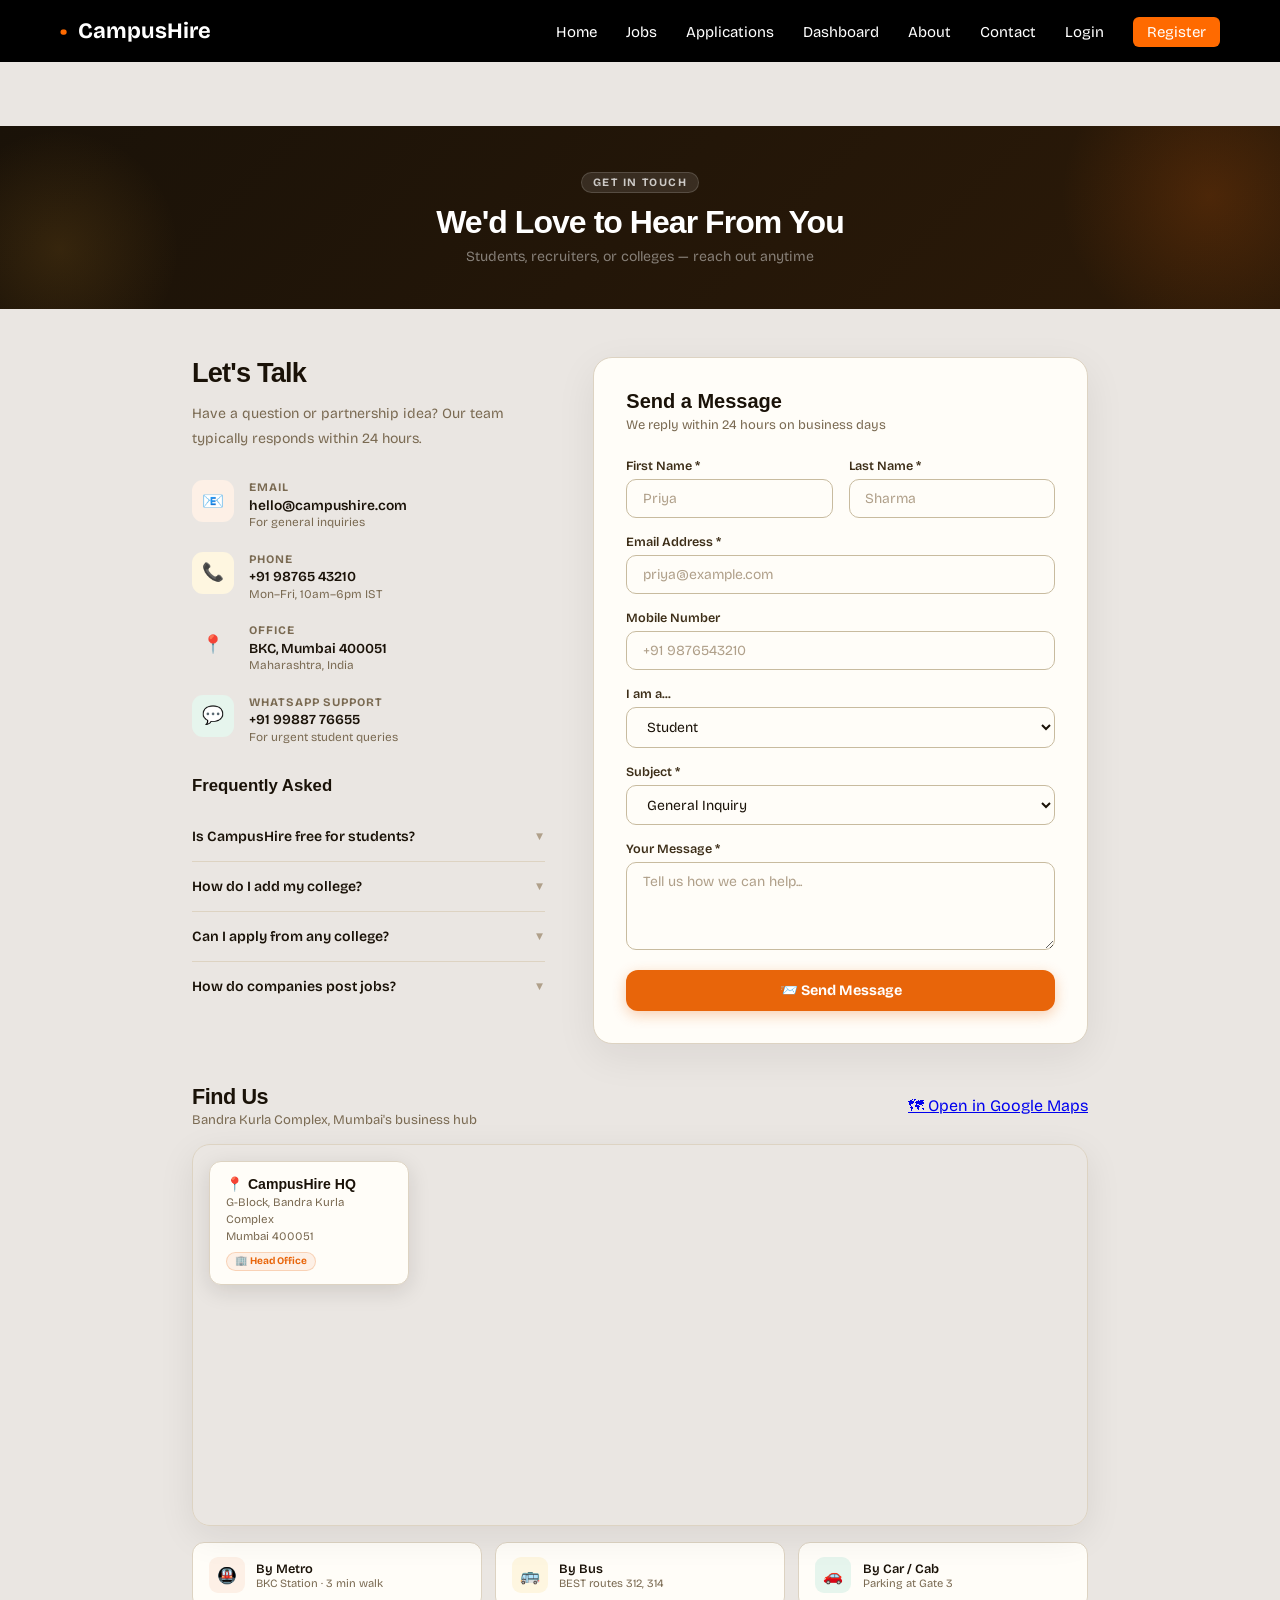
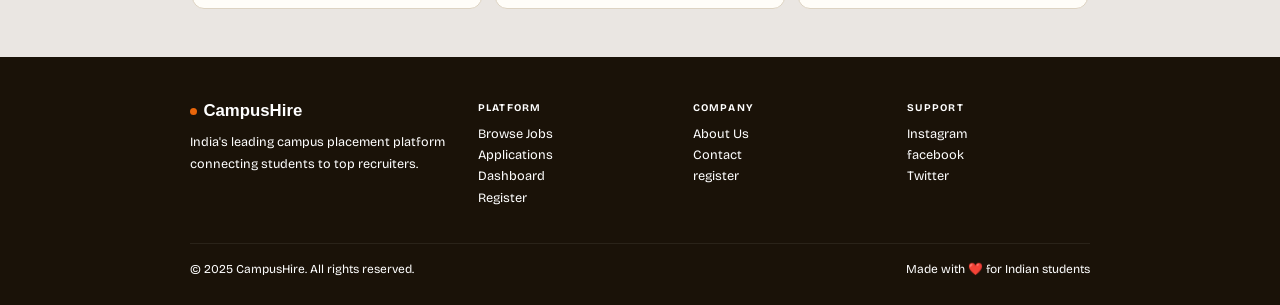
<file: pages/contact.html>
<!DOCTYPE html>
<html lang="en">
<head>
<meta charset="UTF-8"/>
<meta name="viewport" content="width=device-width,initial-scale=1.0"/>
<title>CampusHire – Contact Us</title>

<link rel="stylesheet" href="../css/contact.css"/>
<script src="../js/contact.js"></script>
  <link href="https://fonts.googleapis.com/css2?family=Clash+Display:wght@400;500;600;700&family=Bricolage+Grotesque:wght@300;400;500;600;700&display=swap" rel="stylesheet"/>
</head>
<body>
<header class="navbar">
<div class="logo">
<span class="dot">•</span> CampusHire
</div>
<nav class="menu">
<a href="../index.html">Home</a>
<a href="../pages/job-listing.html">Jobs</a>
<a href="../pages/Application-status.html">Applications</a>
<a href="../pages/student-dashboard.html">Dashboard</a>
<a href="../pages/about.html">About</a>
<a href="../pages/contact.html">Contact</a>
<a href="../pages/login.html">Login</a>
<a href="../pages/student-registration.html" class="register">Register</a>
</nav>
</header>
<div class="page-wrap">
  <div class="contact-hero-banner">
    <div class="section-tag">Get in Touch</div>
    <h1>We'd Love to Hear From You</h1>
    <p>Students, recruiters, or colleges — reach out anytime</p>
  </div>
  <!-- CONTACT LAYOUT (original 2-col) -->
  <div class="contact-layout">
    <!-- LEFT: Info + FAQ -->
    <div>
      <h2 style="font-family:'Clash Display',sans-serif;font-weight:700;font-size:1.7rem;letter-spacing:-0.03em;margin-bottom:0.7rem;color:var(--ink)">Let's Talk</h2>
      <p style="font-size:0.88rem;color:var(--muted);line-height:1.8;margin-bottom:1.8rem">Have a question or partnership idea? Our team typically responds within 24 hours.</p>
      <!-- Contact Info Items -->
      <div class="ci-item">
        <div class="ci-icon" style="background:var(--orange-s)">📧</div>
        <div>
          <div class="ci-label">Email</div>
          <div class="ci-val">hello@campushire.com</div>
          <div class="ci-sub">For general inquiries</div>
        </div>
      </div>
      <div class="ci-item">
        <div class="ci-icon" style="background:var(--amber-s)">📞</div>
        <div>
          <div class="ci-label">Phone</div>
          <div class="ci-val">+91 98765 43210</div>
          <div class="ci-sub">Mon–Fri, 10am–6pm IST</div>
        </div>
      </div>
      <div class="ci-item">
        <div class="ci-icon" style="background:var(--bg2)">📍</div>
        <div>
          <div class="ci-label">Office</div>
          <div class="ci-val">BKC, Mumbai 400051</div>
          <div class="ci-sub">Maharashtra, India</div>
        </div>
      </div>
      <div class="ci-item">
        <div class="ci-icon" style="background:var(--green-s)">💬</div>
        <div>
          <div class="ci-label">WhatsApp Support</div>
          <div class="ci-val">+91 99887 76655</div>
          <div class="ci-sub">For urgent student queries</div>
        </div>
      </div>
      <!-- FAQ -->
      <h3 style="font-family:'Clash Display',sans-serif;font-weight:600;font-size:1.05rem;margin:2rem 0 1rem;color:var(--ink)">Frequently Asked</h3>
      <div class="faq-item" onclick="this.classList.toggle('open')">
        <div class="faq-q">Is CampusHire free for students? <span class="faq-chevron">▼</span></div>
        <div class="faq-a">Yes! CampusHire is 100% free for all students. We charge hiring companies, not you.</div>
      </div>
      <div class="faq-item" onclick="this.classList.toggle('open')">
        <div class="faq-q">How do I add my college? <span class="faq-chevron">▼</span></div>
        <div class="faq-a">Fill this form and select "College Partnership" as the subject. We'll reply within 2 business days.</div>
      </div>
      <div class="faq-item" onclick="this.classList.toggle('open')">
        <div class="faq-q">Can I apply from any college? <span class="faq-chevron">▼</span></div>
        <div class="faq-a">Absolutely. CampusHire is open to students from any college across India. No exclusions.</div>
      </div>
      <div class="faq-item" onclick="this.classList.toggle('open')">
        <div class="faq-q">How do companies post jobs? <span class="faq-chevron">▼</span></div>
        <div class="faq-a">Companies sign up as recruiters and post directly. All listings are verified before going live.</div>
      </div>
    </div>
    <!-- RIGHT: Contact Form Card -->
    <div class="contact-card">
      <!-- Form view -->
      <div id="formView">
        <div class="contact-card-title">Send a Message</div>
        <p class="contact-card-sub">We reply within 24 hours on business days</p>
        <div class="form-row">
          <div class="form-group">
            <label class="form-label">First Name *</label>
            <input type="text" id="cFN" class="form-input" placeholder="Priya"/>
          </div>
          <div class="form-group">
            <label class="form-label">Last Name *</label>
            <input type="text" id="cLN" class="form-input" placeholder="Sharma"/>
          </div>
        </div>
        <div class="form-group">
          <label class="form-label">Email Address *</label>
          <input type="email" id="cEmail" class="form-input" placeholder="priya@example.com"/>
        </div>
        <div class="form-group">
          <label class="form-label">Mobile Number</label>
          <input type="tel" id="cPhone" class="form-input" placeholder="+91 9876543210"/>
        </div>
        <div class="form-group">
          <label class="form-label">I am a...</label>
          <select id="cType" class="form-input">
            <option>Student</option>
            <option>Recruiter / HR</option>
            <option>College Placement Officer</option>
            <option>Press / Media</option>
            <option>Other</option>
          </select>
        </div>
        <div class="form-group">
          <label class="form-label">Subject *</label>
          <select id="cSubject" class="form-input">
            <option>General Inquiry</option>
            <option>Technical Support</option>
            <option>College Partnership</option>
            <option>Recruiter Onboarding</option>
            <option>Report a Bug</option>
          </select>
        </div>
        <div class="form-group">
          <label class="form-label">Your Message *</label>
          <textarea id="cMessage" class="form-input" placeholder="Tell us how we can help..."></textarea>
        </div>
        <div id="cErr" class="err-msg"></div>
        <button class="submit-btn" onclick="sendMessage()">📨 Send Message</button>
      </div>
      <!-- Success view -->
      <div class="success-screen" id="successView">
        <div class="success-icon">✅</div>
        <div class="success-title">Message Sent!</div>
        <p class="success-sub">Thanks for reaching out. We'll reply to your email within 24 hours on business days.</p>
        <button class="btn btn-primary btn-lg" onclick="resetForm()">Send Another →</button>
      </div>
    </div>
  </div><!-- /.contact-layout -->
  <!-- MAP SECTION -->
  <div class="map-section">
    <div style="display:flex;align-items:center;justify-content:space-between;margin-bottom:1rem;flex-wrap:wrap;gap:0.7rem">
      <div>
        <h2 style="font-family:'Clash Display',sans-serif;font-weight:700;font-size:1.35rem;color:var(--ink);letter-spacing:-0.02em">Find Us</h2>
        <p style="font-size:0.82rem;color:var(--muted);margin-top:0.15rem">Bandra Kurla Complex, Mumbai's business hub</p>
      </div>
      <a href="https://www.google.com/maps/search/Bandra+Kurla+Complex+Mumbai" target="_blank" class="btn btn-outline">🗺 Open in Google Maps</a>
    </div>
    <div class="map-wrap">
      <iframe
        src="https://www.openstreetmap.org/export/embed.html?bbox=72.8550%2C19.0560%2C72.8750%2C19.0720&layer=mapnik&marker=19.0640%2C72.8656"
        title="CampusHire Office — BKC Mumbai"
        allowfullscreen loading="lazy">
      </iframe>
      <div class="map-overlay-card">
        <div class="mo-name">📍 CampusHire HQ</div>
        <div class="mo-addr">G-Block, Bandra Kurla Complex<br/>Mumbai 400051</div>
        <div class="mo-badge">🏢 Head Office</div>
      </div>
    </div>
    <div class="map-dir-row">
      <div class="map-dir-card">
        <div class="map-dir-icon" style="background:var(--orange-s)">🚇</div>
        <div><div class="map-dir-title">By Metro</div><div class="map-dir-sub">BKC Station · 3 min walk</div></div>
      </div>
      <div class="map-dir-card">
        <div class="map-dir-icon" style="background:var(--amber-s)">🚌</div>
        <div><div class="map-dir-title">By Bus</div><div class="map-dir-sub">BEST routes 312, 314</div></div>
      </div>
      <div class="map-dir-card">
        <div class="map-dir-icon" style="background:var(--green-s)">🚗</div>
        <div><div class="map-dir-title">By Car / Cab</div><div class="map-dir-sub">Parking at Gate 3</div></div>
      </div>
    </div>
  </div>
  <!-- FOOTER -->
 <footer class="footer">
  <div class="footer-inner">
    <div>
      <div class="footer-brand">
        <span class="footer-brand-dot"></span>CampusHire
      </div>
      <p class="footer-desc">India's leading campus placement platform connecting students to top recruiters.</p>
    </div>
    <div class="footer-col">
      <div class="footer-col-title">Platform</div>
      <a href="../pages/job-listing.html">Browse Jobs</a>
      <a href="../pages/Application-status.html">Applications</a>
      <a href="../pages/student-dashboard.html">Dashboard</a>
      <a href="../pages/student-registration.html">Register</a>
    </div>
    <div class="footer-col">
      <div class="footer-col-title">Company</div>
      <a href="../pages/about.html">About Us</a>
      <a href="../pages/contact.html">Contact</a>
      <a href="../pages/student-registration.html">register</a>
    </div>
    <div class="footer-col">
      <div class="footer-col-title">Support</div>
      <a href="https://www.instagram.com/?hl=en">Instagram</a>
      <a href="https://www.facebook.com/">facebook</a>
      <a href="https://x.com/">Twitter</a>
    </div>
  </div>
  <div class="footer-bottom">
    <span>© 2025 CampusHire. All rights reserved.</span>
    <span>Made with ❤️ for Indian students</span>
  </div>
</footer>
</div><!-- /.page-wrap -->
<div class="toast-box" id="toastBox"></div>
</body>
</html>
</file>
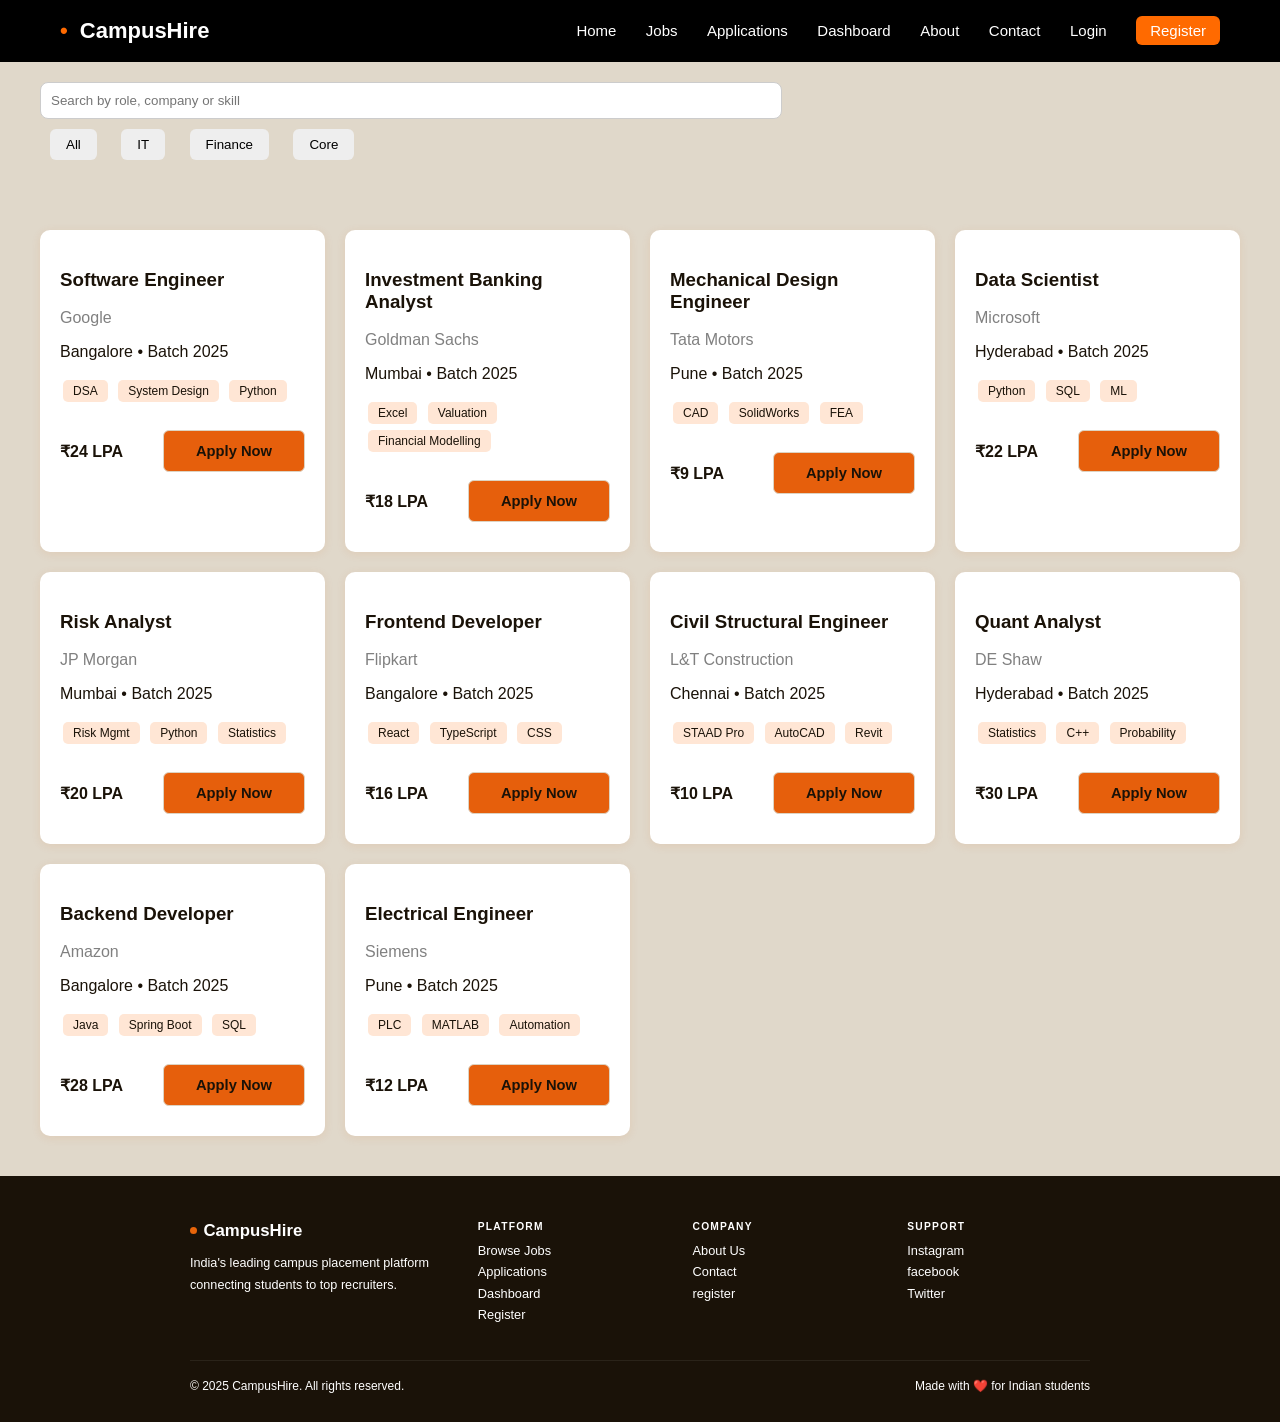
<file: pages/job-listing.html>
<!DOCTYPE html>
<html lang="en">
<head>
<meta charset="UTF-8">
<meta name="viewport" content="width=device-width, initial-scale=1.0">
<title>CampusHire Jobs</title>
<link rel="stylesheet" href="../css/job-listing.css">
<script src="../js/job-listing.js"></script>
</head>
<body>
<header class="navbar">
<div class="logo">
<span class="dot">•</span> CampusHire
</div>
<nav class="menu">
<a href="../index.html">Home</a>
<a href="../pages/job-listing.html">Jobs</a>
<a href="../pages/Application-status.html">Applications</a>
<a href="../pages/student-dashboard.html">Dashboard</a>
<a href="../pages/about.html">About</a>
<a href="../pages/contact.html">Contact</a>
<a href="../pages/login.html">Login</a>
<a href="../pages/student-registration.html" class="register">Register</a>
</nav>
</header>
<div class="search-box">
<input type="text" id="searchInput" placeholder="Search by role, company or skill">
<div class="filters">
<button onclick="filterJobs('all')">All</button>
<button onclick="filterJobs('it')">IT</button>
<button onclick="filterJobs('finance')">Finance</button>
<button onclick="filterJobs('core')">Core</button>
</div>
</div>
<div class="jobs-container">
<div class="job-card it">
<h3>Software Engineer</h3>
<p class="company">Google</p>
<p>Bangalore • Batch 2025</p>
<div class="skills">
<span>DSA</span>
<span>System Design</span>
<span>Python</span>
</div>
<div class="job-bottom">
<h4>₹24 LPA</h4>
<button onclick="applyJob('Google')">Apply Now</button>
</div>
</div>
<div class="job-card finance">
<h3>Investment Banking Analyst</h3>
<p class="company">Goldman Sachs</p>
<p>Mumbai • Batch 2025</p>
<div class="skills">
<span>Excel</span>
<span>Valuation</span>
<span>Financial Modelling</span>
</div>
<div class="job-bottom">
<h4>₹18 LPA</h4>
<button onclick="applyJob('Goldman Sachs')">Apply Now</button>
</div>
</div>
<div class="job-card core">
<h3>Mechanical Design Engineer</h3>
<p class="company">Tata Motors</p>
<p>Pune • Batch 2025</p>
<div class="skills">
<span>CAD</span>
<span>SolidWorks</span>
<span>FEA</span>
</div>
<div class="job-bottom">
<h4>₹9 LPA</h4>
<button onclick="applyJob('Tata Motors')">Apply Now</button>
</div>
</div>
<div class="job-card it">
<h3>Data Scientist</h3>
<p class="company">Microsoft</p>
<p>Hyderabad • Batch 2025</p>
<div class="skills">
<span>Python</span>
<span>SQL</span>
<span>ML</span>
</div>
<div class="job-bottom">
<h4>₹22 LPA</h4>
<button onclick="applyJob('Microsoft')">Apply Now</button>
</div>
</div>
<div class="job-card finance">
<h3>Risk Analyst</h3>
<p class="company">JP Morgan</p>
<p>Mumbai • Batch 2025</p>
<div class="skills">
<span>Risk Mgmt</span>
<span>Python</span>
<span>Statistics</span>
</div>
<div class="job-bottom">
<h4>₹20 LPA</h4>
<button onclick="applyJob('JP Morgan')">Apply Now</button>
</div>
</div>
<div class="job-card it">
<h3>Frontend Developer</h3>
<p class="company">Flipkart</p>
<p>Bangalore • Batch 2025</p>
<div class="skills">
<span>React</span>
<span>TypeScript</span>
<span>CSS</span>
</div>
<div class="job-bottom">
<h4>₹16 LPA</h4>
<button onclick="applyJob('Flipkart')">Apply Now</button>
</div>
</div>
<div class="job-card core">
<h3>Civil Structural Engineer</h3>
<p class="company">L&T Construction</p>
<p>Chennai • Batch 2025</p>
<div class="skills">
<span>STAAD Pro</span>
<span>AutoCAD</span>
<span>Revit</span>
</div>
<div class="job-bottom">
<h4>₹10 LPA</h4>
<button onclick="applyJob('L&T')">Apply Now</button>
</div>
</div>
<div class="job-card finance">
<h3>Quant Analyst</h3>
<p class="company">DE Shaw</p>
<p>Hyderabad • Batch 2025</p>
<div class="skills">
<span>Statistics</span>
<span>C++</span>
<span>Probability</span>
</div>
<div class="job-bottom">
<h4>₹30 LPA</h4>
<button onclick="applyJob('DE Shaw')">Apply Now</button>
</div>
</div>
<div class="job-card it">
<h3>Backend Developer</h3>
<p class="company">Amazon</p>
<p>Bangalore • Batch 2025</p>
<div class="skills">
<span>Java</span>
<span>Spring Boot</span>
<span>SQL</span>
</div>
<div class="job-bottom">
<h4>₹28 LPA</h4>
<button onclick="applyJob('Amazon')">Apply Now</button>
</div>
</div>
<div class="job-card core">
<h3>Electrical Engineer</h3>
<p class="company">Siemens</p>
<p>Pune • Batch 2025</p>
<div class="skills">
<span>PLC</span>
<span>MATLAB</span>
<span>Automation</span>
</div>
<div class="job-bottom">
<h4>₹12 LPA</h4>
<button onclick="applyJob('Siemens')">Apply Now</button>
</div>
</div>
</div>
<footer class="footer">
  <div class="footer-inner">
    <div>
      <div class="footer-brand">
        <span class="footer-brand-dot"></span>CampusHire
      </div>
      <p class="footer-desc">India's leading campus placement platform connecting students to top recruiters.</p>
    </div>
    <div class="footer-col">
      <div class="footer-col-title">Platform</div>
      <a href="../pages/job-listing.html">Browse Jobs</a>
      <a href="../pages/Application-status.html">Applications</a>
      <a href="../pages/student-dashboard.html">Dashboard</a>
      <a href="../pages/student-registration.html">Register</a>
    </div>
    <div class="footer-col">
      <div class="footer-col-title">Company</div>
      <a href="../pages/about.html">About Us</a>
      <a href="../pages/contact.html">Contact</a>
      <a href="../pages/student-registration.html">register</a>
    </div>
    <div class="footer-col">
      <div class="footer-col-title">Support</div>
      <a href="https://www.instagram.com/?hl=en">Instagram</a>
      <a href="https://www.facebook.com/">facebook</a>
      <a href="https://x.com/">Twitter</a>
    </div>
  </div>
  <div class="footer-bottom">
    <span>© 2025 CampusHire. All rights reserved.</span>
    <span>Made with ❤️ for Indian students</span>
  </div>
</footer>
</body>
</html>
</file>
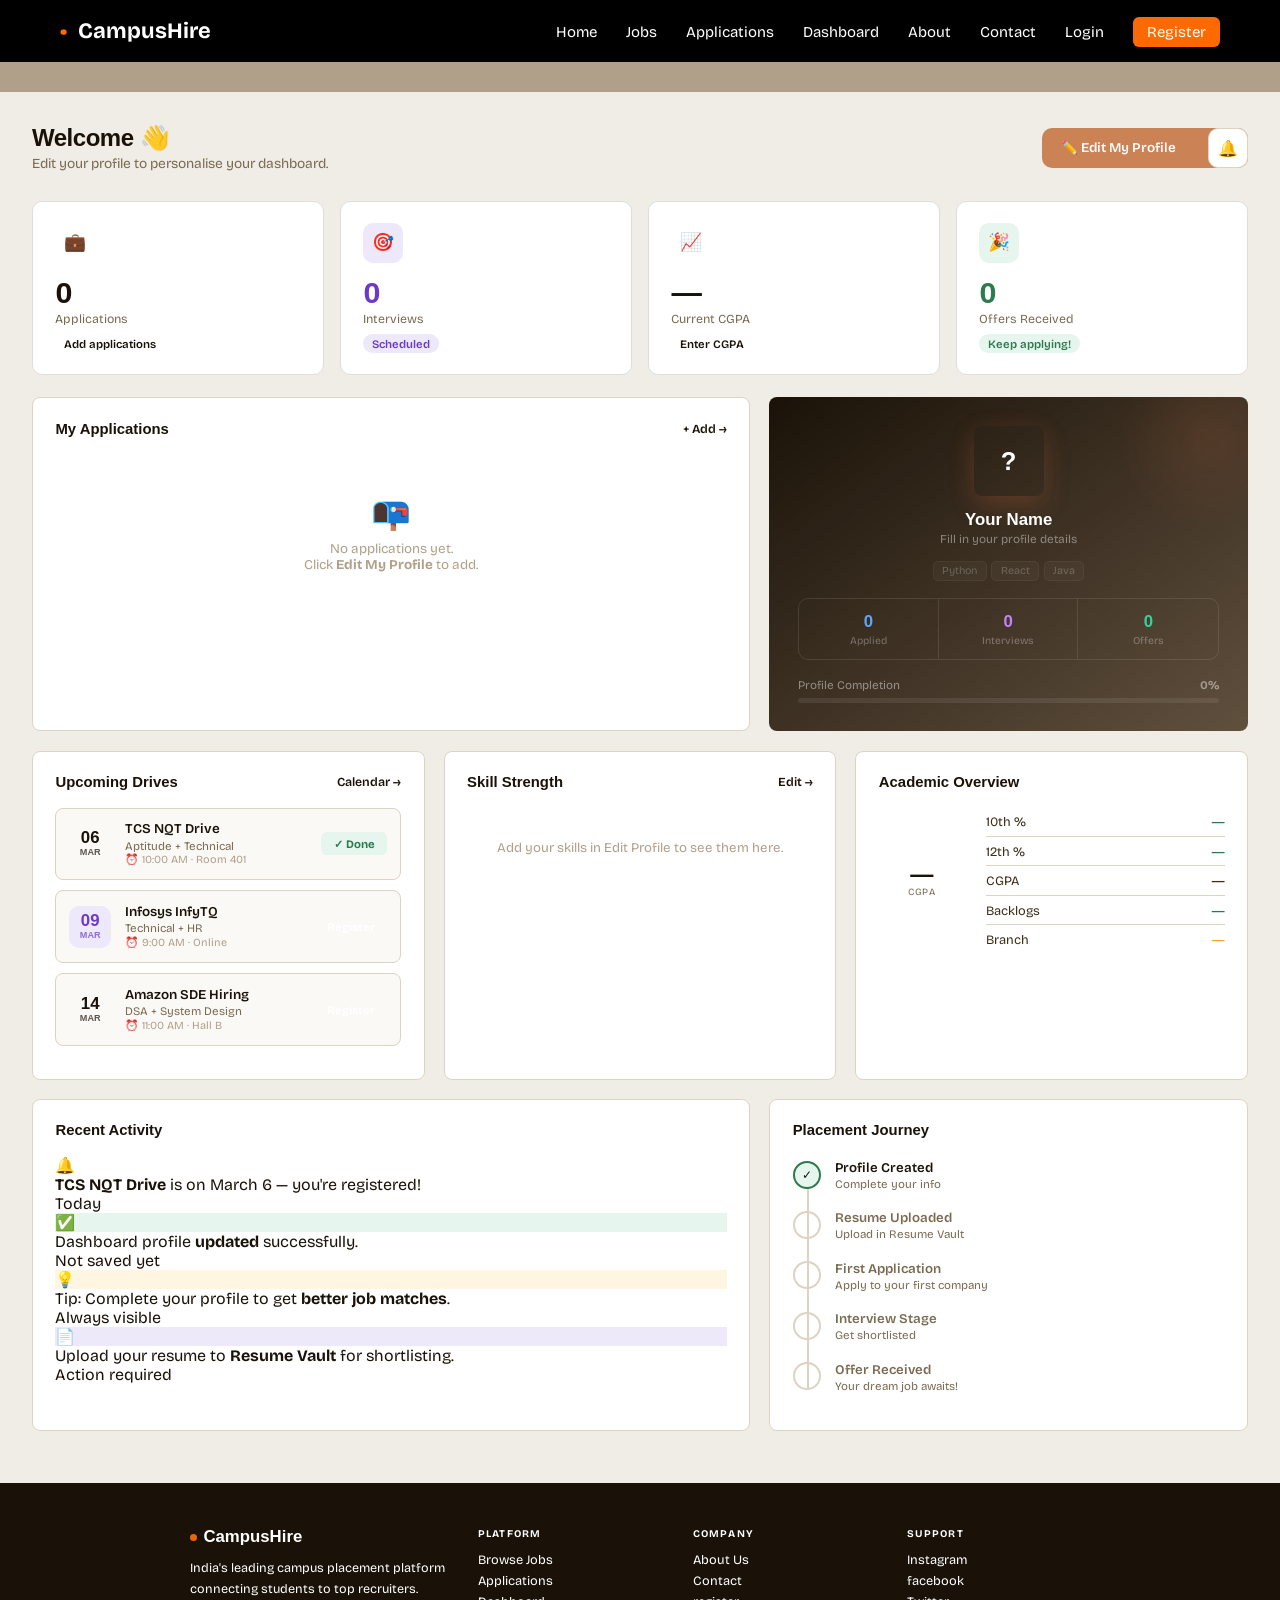
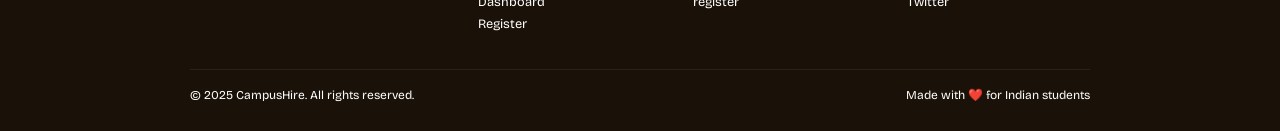
<file: pages/student-dashboard.html>
<!DOCTYPE html>
<html lang="en">
<head>
    <meta charset="UTF-8">
    <meta name="viewport" content="width=device-width, initial-scale=1.0">
    <title>Student Dashboard – CampusHire</title>
    <link href="https://fonts.googleapis.com/css2?family=Clash+Display:wght@400;500;600;700&family=Bricolage+Grotesque:wght@300;400;500;600;700&display=swap" rel="stylesheet"/>
<link rel="stylesheet" href="../css/student-dashboard.css" />
<script src="../js/student-dashboard.js"></script>
</head>
<body>
<header class="navbar">
<div class="logo">
<span class="dot">•</span> CampusHire
</div>
<nav class="menu">
<a href="../index.html">Home</a>
<a href="../pages/job-listing.html">Jobs</a>
<a href="../pages/Application-status.html">Applications</a>
<a href="../pages/student-dashboard.html">Dashboard</a>
<a href="../pages/about.html">About</a>
<a href="../pages/contact.html">Contact</a>
<a href="../pages/login.html">Login</a>
<a href="../pages/student-registration.html" class="register">Register</a>
</nav>
</header>
    <main class="main">
  <div class="topbar">
    <div class="greeting">
      <h1 id="greetingName">Welcome 👋</h1>
      <p id="greetingSub">Edit your profile to personalise your dashboard.</p>
    </div>
    <div class="topbar-right">
      <button class="edit-profile-btn" onclick="openModal()">✏️ Edit My Profile</button>
      <div class="icon-btn">🔔<span class="notif-dot"></span></div>
    </div>
  </div>
  <div class="stats-row">
    <div class="stat-card">
      <div class="stat-icon-wrap" style="background:var(--blue-s)">💼</div>
      <div class="stat-val" style="color:var(--blue)" id="statApps">0</div>
      <div class="stat-label">Applications</div>
      <div class="stat-sub" style="background:var(--blue-s);color:var(--blue)" id="statAppsub">Add applications</div>
    </div>
    <div class="stat-card">
      <div class="stat-icon-wrap" style="background:var(--violet-s)">🎯</div>
      <div class="stat-val" style="color:var(--violet)" id="statInterviews">0</div>
      <div class="stat-label">Interviews</div>
      <div class="stat-sub" style="background:var(--violet-s);color:var(--violet)" id="statInterviewsub">Scheduled</div>
    </div>
    <div class="stat-card">
      <div class="stat-icon-wrap" style="background:var(--teal-s)">📈</div>
      <div class="stat-val" style="color:var(--teal)" id="statCgpa">—</div>
      <div class="stat-label">Current CGPA</div>
      <div class="stat-sub" style="background:var(--teal-s);color:var(--teal)" id="statCgpasub">Enter CGPA</div>
    </div>
    <div class="stat-card">
      <div class="stat-icon-wrap" style="background:var(--green-s)">🎉</div>
      <div class="stat-val" style="color:var(--green)" id="statOffers">0</div>
      <div class="stat-label">Offers Received</div>
      <div class="stat-sub" style="background:var(--green-s);color:var(--green)" id="statOffersub">Keep applying!</div>
    </div>
  </div>
  <div class="grid-2">
    <div class="card">
      <div class="card-head">
        <div class="card-title">My Applications</div>
        <span class="card-link" onclick="openModal('apps')">+ Add →</span>
      </div>
      <div id="appsList">
        <div style="text-align:center;padding:2.5rem 1rem;color:var(--muted2)">
          <div style="font-size:2rem;margin-bottom:0.5rem">📭</div>
          <div style="font-size:0.84rem">No applications yet.<br>Click <strong>Edit My Profile</strong> to add.</div>
        </div>
      </div>
    </div>
    <div class="profile-card">
      <div class="p-avatar" id="profileAvatar">?</div>
      <div class="p-name" id="profileName">Your Name</div>
      <div class="p-sub" id="profileSub">Fill in your profile details</div>
      <div class="p-tags" id="profileSkills">
        <span class="ptag" style="opacity:0.4">Python</span>
        <span class="ptag" style="opacity:0.4">React</span>
        <span class="ptag" style="opacity:0.4">Java</span>
      </div>
      <div class="p-stats">
        <div class="ps-item">
          <div class="ps-val" style="color:#60a5fa" id="pStatApps">0</div>
          <div class="ps-lbl">Applied</div>
        </div>
        <div class="ps-item">
          <div class="ps-val" style="color:#c084fc" id="pStatIntvw">0</div>
          <div class="ps-lbl">Interviews</div>
        </div>
        <div class="ps-item">
          <div class="ps-val" style="color:#34d399" id="pStatOffers">0</div>
          <div class="ps-lbl">Offers</div>
        </div>
      </div>
      <div class="pc-head" style="width:100%;text-align:left">
        <span>Profile Completion</span><span id="pcPct">0%</span>
      </div>
      <div class="pc-bar" style="width:100%"><div class="pc-fill" id="pcFill" style="width:0%"></div></div>
    </div>
  </div>
  <div class="grid-3">
    <div class="card">
      <div class="card-head">
        <div class="card-title">Upcoming Drives</div>
        <span class="card-link">Calendar →</span>
      </div>
      <div class="drive-item">
        <div class="d-date" style="background:var(--blue-s)">
          <div class="d-day" style="color:var(--blue)">06</div>
          <div class="d-mon" style="color:var(--blue)">Mar</div>
        </div>
        <div class="d-info">
          <div class="d-title">TCS NQT Drive</div>
          <div class="d-meta">Aptitude + Technical</div>
          <div class="d-time">⏰ 10:00 AM · Room 401</div>
        </div>
        <button class="reg-btn done">✓ Done</button>
      </div>
      <div class="drive-item">
        <div class="d-date" style="background:var(--violet-s)">
          <div class="d-day" style="color:var(--violet)">09</div>
          <div class="d-mon" style="color:var(--violet)">Mar</div>
        </div>
        <div class="d-info">
          <div class="d-title">Infosys InfyTQ</div>
          <div class="d-meta">Technical + HR</div>
          <div class="d-time">⏰ 9:00 AM · Online</div>
        </div>
        <button class="reg-btn" onclick="this.classList.add('done');this.textContent='✓ Done';toast('Registered for Infosys InfyTQ!')">Register</button>
      </div>
      <div class="drive-item">
        <div class="d-date" style="background:var(--teal-s)">
          <div class="d-day" style="color:var(--teal)">14</div>
          <div class="d-mon" style="color:var(--teal)">Mar</div>
        </div>
        <div class="d-info">
          <div class="d-title">Amazon SDE Hiring</div>
          <div class="d-meta">DSA + System Design</div>
          <div class="d-time">⏰ 11:00 AM · Hall B</div>
        </div>
        <button class="reg-btn" onclick="this.classList.add('done');this.textContent='✓ Done';toast('Registered for Amazon SDE!')">Register</button>
      </div>
    </div>
    <div class="card">
      <div class="card-head">
        <div class="card-title">Skill Strength</div>
        <span class="card-link" onclick="openModal('skills')">Edit →</span>
      </div>
      <div id="skillsList">
        <div style="text-align:center;padding:2rem 1rem;color:var(--muted2);font-size:0.83rem">
          Add your skills in Edit Profile to see them here.
        </div>
      </div>
    </div>
    <div class="card">
      <div class="card-head"><div class="card-title">Academic Overview</div></div>
      <div class="cgpa-sec">
        <div class="ring-wrap">
          <svg width="86" height="86" viewBox="0 0 86 86">
            <circle cx="43" cy="43" r="35" fill="none" stroke="var(--bg2)" stroke-width="7"/>
            <circle cx="43" cy="43" r="35" fill="none" stroke="url(#grd)" stroke-width="7"
              stroke-dasharray="219.91" id="cgpaRing" stroke-dashoffset="219.91" stroke-linecap="round"/>
            <defs>
              <linearGradient id="grd" x1="0%" y1="0%" x2="100%" y2="0%">
                <stop offset="0%" stop-color="#2563eb"/>
                <stop offset="100%" stop-color="#0d9488"/>
              </linearGradient>
            </defs>
          </svg>
          <div class="ring-center">
            <div class="ring-val" id="ringVal">—</div>
            <div class="ring-lbl">CGPA</div>
          </div>
        </div>
        <div class="cgpa-rows">
          <div class="c-row"><span>10th %</span><span id="ac10th" style="color:var(--green)">—</span></div>
          <div class="c-row"><span>12th %</span><span id="ac12th" style="color:var(--green)">—</span></div>
          <div class="c-row"><span>CGPA</span><span id="acCgpa" style="color:var(--blue)">—</span></div>
          <div class="c-row"><span>Backlogs</span><span id="acBacklog" style="color:var(--green)">—</span></div>
          <div class="c-row"><span>Branch</span><span id="acBranch" style="color:var(--amber)">—</span></div>
        </div>
      </div>
    </div>
  </div>
  <div class="grid-2">
    <div class="card">
      <div class="card-head">
        <div class="card-title">Recent Activity</div>
      </div>
      <div class="act-item">
        <div class="act-icon" style="background:var(--blue-s)">🔔</div>
        <div>
          <div class="act-text"><strong>TCS NQT Drive</strong> is on March 6 — you're registered!</div>
          <div class="act-time">Today</div>
        </div>
      </div>
      <div class="act-item">
        <div class="act-icon" style="background:var(--green-s)">✅</div>
        <div>
          <div class="act-text">Dashboard profile <strong>updated</strong> successfully.</div>
          <div class="act-time" id="lastSaved">Not saved yet</div>
        </div>
      </div>
      <div class="act-item">
        <div class="act-icon" style="background:var(--amber-s)">💡</div>
        <div>
          <div class="act-text">Tip: Complete your profile to get <strong>better job matches</strong>.</div>
          <div class="act-time">Always visible</div>
        </div>
      </div>
      <div class="act-item">
        <div class="act-icon" style="background:var(--violet-s)">📄</div>
        <div>
          <div class="act-text">Upload your resume to <strong>Resume Vault</strong> for shortlisting.</div>
          <div class="act-time">Action required</div>
        </div>
      </div>
    </div>
    <div class="card">
      <div class="card-head"><div class="card-title">Placement Journey</div></div>
      <div class="t-steps">
        <div class="t-step">
          <div class="t-dot done" id="tj1">✓</div>
          <div class="t-info"><div class="t-title">Profile Created</div><div class="t-sub" id="tj1sub">Complete your info</div></div>
        </div>
        <div class="t-step">
          <div class="t-dot pending" id="tj2"></div>
          <div class="t-info"><div class="t-title" id="tj2title" style="color:var(--muted)">Resume Uploaded</div><div class="t-sub">Upload in Resume Vault</div></div>
        </div>
        <div class="t-step">
          <div class="t-dot pending" id="tj3"></div>
          <div class="t-info"><div class="t-title" id="tj3title" style="color:var(--muted)">First Application</div><div class="t-sub" id="tj3sub">Apply to your first company</div></div>
        </div>
        <div class="t-step">
          <div class="t-dot pending" id="tj4"></div>
          <div class="t-info"><div class="t-title" id="tj4title" style="color:var(--muted)">Interview Stage</div><div class="t-sub" id="tj4sub">Get shortlisted</div></div>
        </div>
        <div class="t-step">
          <div class="t-dot pending" id="tj5"></div>
          <div class="t-info"><div class="t-title" id="tj5title" style="color:var(--muted)">Offer Received</div><div class="t-sub">Your dream job awaits!</div></div>
        </div>
      </div>
    </div>
  </div>
</main>
<div class="modal-overlay" id="modalOverlay" onclick="closeOnBg(event)">
  <div class="modal">
    <div class="modal-head">
      <div class="modal-title">✏️ Edit My Profile</div>
      <button class="modal-close" onclick="closeModal()">✕</button>
    </div>
    <div class="form-section">Personal Information</div>
    <div class="form-grid">
      <div class="form-group">
        <label>First Name *</label>
        <input type="text" id="fFirstName" placeholder="Rahul"/>
      </div>
      <div class="form-group">
        <label>Last Name *</label>
        <input type="text" id="fLastName" placeholder="Sharma"/>
      </div>
      <div class="form-group">
        <label>Phone</label>
        <input type="tel" id="fPhone" placeholder="+91 98765 43210"/>
      </div>
      <div class="form-group">
        <label>City</label>
        <input type="text" id="fCity" placeholder="Pune"/>
      </div>
    </div>
    <div class="form-section">Academic Details</div>
    <div class="form-grid">
      <div class="form-group full">
        <label>College / University *</label>
        <input type="text" id="fCollege" placeholder="Savitribai Phule Pune University"/>
      </div>
      <div class="form-group">
        <label>Branch *</label>
        <select id="fBranch">
          <option value="">Select branch</option>
          <option>Computer Engineering</option>
          <option>Information Technology</option>
          <option>Electronics & Telecom</option>
          <option>Mechanical Engineering</option>
          <option>Civil Engineering</option>
          <option>MBA</option><option>MCA</option><option>Other</option>
        </select>
      </div>
      <div class="form-group">
        <label>Passing Year</label>
        <select id="fYear">
          <option value="">Select year</option>
          <option>2025</option><option>2026</option><option>2027</option>
        </select>
      </div>
      <div class="form-group">
        <label>10th %</label>
        <input type="number" id="f10th" placeholder="91" min="0" max="100"/>
      </div>
      <div class="form-group">
        <label>12th / Diploma %</label>
        <input type="number" id="f12th" placeholder="85" min="0" max="100"/>
      </div>
      <div class="form-group">
        <label>Current CGPA</label>
        <input type="number" id="fCgpa" placeholder="8.6" min="0" max="10" step="0.01"/>
      </div>
      <div class="form-group">
        <label>Active Backlogs</label>
        <select id="fBacklog">
          <option value="None">None</option>
          <option value="1">1</option><option value="2">2</option><option value="3+">3+</option>
        </select>
      </div>
      <div class="form-group">
        <label>LinkedIn / GitHub</label>
        <input type="url" id="fLinkedin" placeholder="https://linkedin.com/in/..."/>
      </div>
    </div>
    <div class="form-section">Skills & Applications</div>
    <div class="form-grid">
      <div class="form-group full">
        <label>Skills (comma separated)</label>
        <input type="text" id="fSkills" placeholder="Python, React, Java, SQL, DSA"/>
      </div>
      <div class="form-group">
        <label>Total Applications</label>
        <input type="number" id="fApps" placeholder="0" min="0"/>
      </div>
      <div class="form-group">
        <label>Interviews Scheduled</label>
        <input type="number" id="fInterviews" placeholder="0" min="0"/>
      </div>
      <div class="form-group">
        <label>Offers Received</label>
        <input type="number" id="fOffers" placeholder="0" min="0"/>
      </div>
      <div class="form-group full">
        <label>Latest Application (e.g. "Software Eng @ TCS · Interview")</label>
        <input type="text" id="fLatestApp" placeholder="Software Engineer @ TCS · Interview"/>
      </div>
      <div class="form-group full">
        <label>About Yourself</label>
        <textarea id="fAbout" placeholder="Final year Computer Engineering student passionate about full-stack development…"></textarea>
      </div>
    </div>
    <div class="modal-footer">
      <button class="btn-cancel" onclick="closeModal()">Cancel</button>
      <button class="btn-save" onclick="saveProfile()">💾 Save Profile</button>
    </div>
  </div>
</div>
<footer class="footer">
  <div class="footer-inner">
    <div>
      <div class="footer-brand">
        <span class="footer-brand-dot"></span>CampusHire
      </div>
      <p class="footer-desc">India's leading campus placement platform connecting students to top recruiters.</p>
    </div>
    <div class="footer-col">
      <div class="footer-col-title">Platform</div>
      <a href="../pages/job-listing.html">Browse Jobs</a>
      <a href="../pages/Application-status.html">Applications</a>
      <a href="../pages/student-dashboard.html">Dashboard</a>
      <a href="../pages/student-registration.html">Register</a>
    </div>
    <div class="footer-col">
      <div class="footer-col-title">Company</div>
      <a href="../pages/about.html">About Us</a>
      <a href="../pages/contact.html">Contact</a>
      <a href="../pages/student-registration.html">register</a>
    </div>
    <div class="footer-col">
      <div class="footer-col-title">Support</div>
      <a href="https://www.instagram.com/?hl=en">Instagram</a>
      <a href="https://www.facebook.com/">facebook</a>
      <a href="https://x.com/">Twitter</a>
    </div>
  </div>
  <div class="footer-bottom">
    <span>© 2025 CampusHire. All rights reserved.</span>
    <span>Made with ❤️ for Indian students</span>
  </div>
</footer>
</body>
</html>
</file>
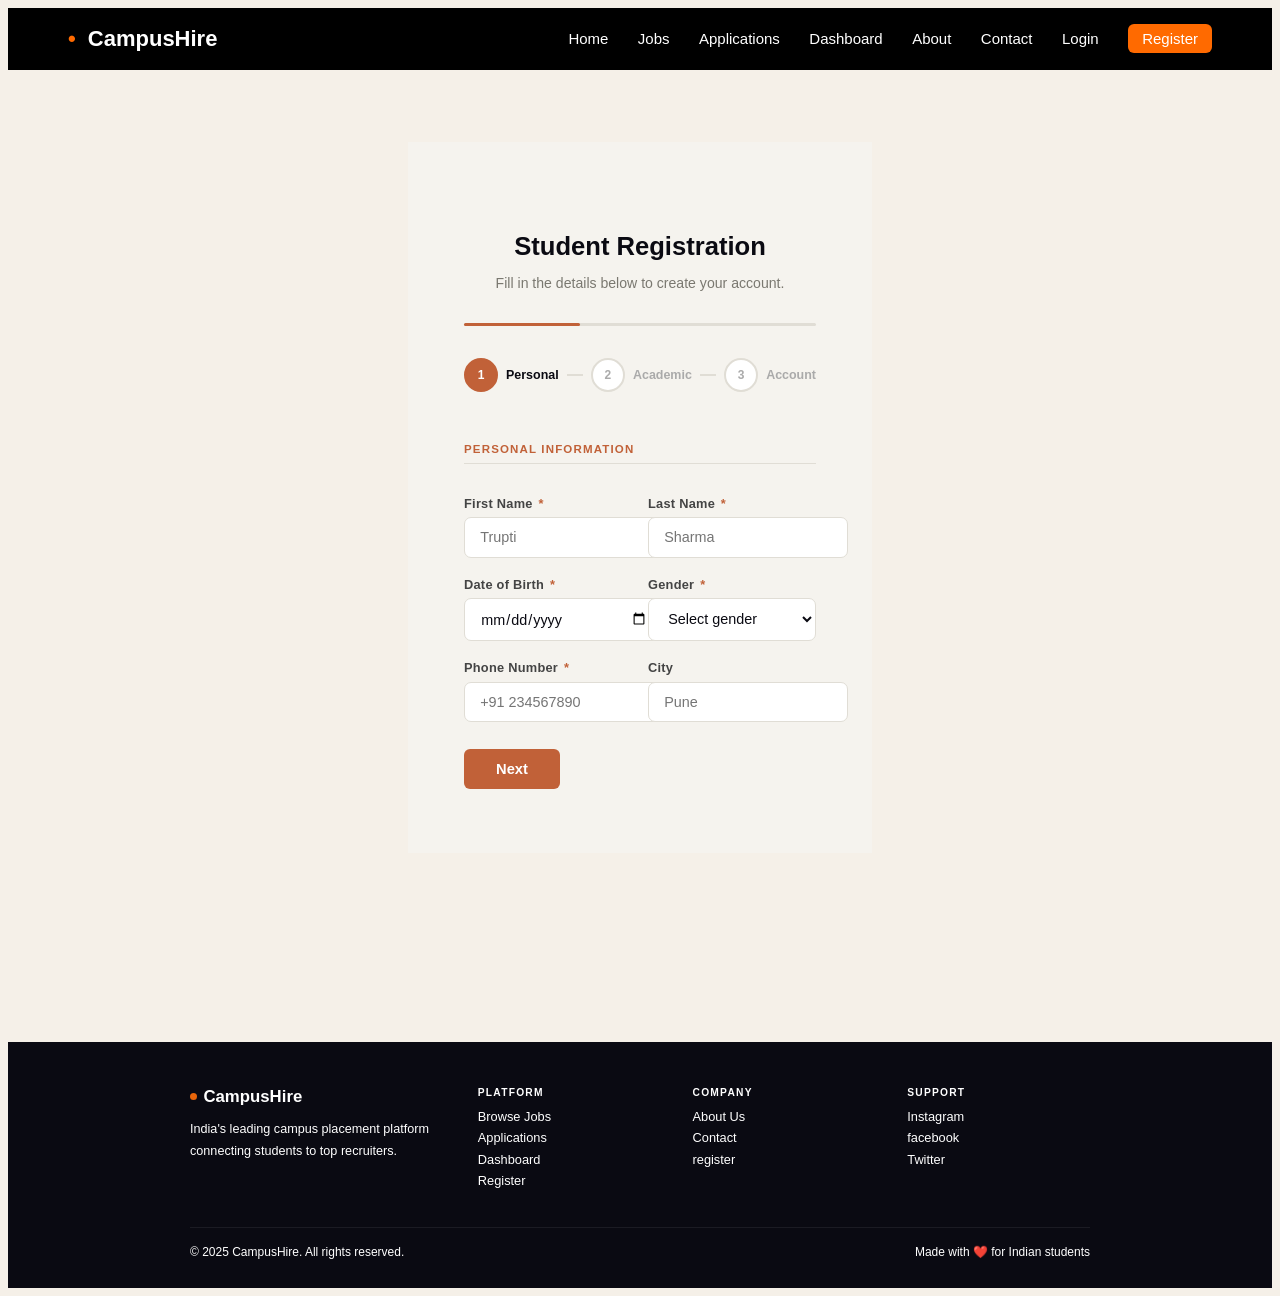
<file: pages/student-registration.html>
<!DOCTYPE html>
<html lang="en">
<head>
    <meta charset="UTF-8">
    <meta name="viewport" content="width=device-width, initial-scale=1.0">
    <title>Student Registration Page</title>
    <link +href="https://fonts.googleapis.com/css2?family=Clash+Display:wght@400;500;600;700&family=Bricolage+Grotesque:wght@300;400;500;600;700&display=swap"
        rel="stylesheet" />
    <link rel="stylesheet" href="./../css/student-registration.css">
</head>

<body>
    <header class="navbar">
<div class="logo">
<span class="dot">•</span> CampusHire
</div>
<nav class="menu">
<a href="../index.html">Home</a>
<a href="../pages/job-listing.html">Jobs</a>
<a href="../pages/Application-status.html">Applications</a>
<a href="../pages/student-dashboard.html">Dashboard</a>
<a href="../pages/about.html">About</a>
<a href="../pages/contact.html">Contact</a>
<a href="../pages/login.html">Login</a>
<a href="../pages/student-registration.html" class="register">Register</a>
</nav>
</header>
    <div id="page-register" class="page">
        <div class="reg-wrap">
            <div class="reg-right">
                <h3>Student Registration</h3>
                <p class="sub">Fill in the details below to create your account.</p>

                <!-- progress bar -->
                <div class="progress-bar-wrap">
                    <div class="progress-bar" id="progressBar"></div>
                </div>

                <!-- Step indicators -->
                <div class="steps-bar">
                    <div class="step-item">
                        <div class="step-circle active" id="sc1">1</div>
                        <span class="step-label active" id="sl1">Personal</span>
                    </div>
                    <div class="step-line" id="line1"></div>
                    <div class="step-item">
                        <div class="step-circle" id="sc2">2</div>
                        <span class="step-label" id="sl2">Academic</span>
                    </div>
                    <div class="step-line" id="line2"></div>
                    <div class="step-item">
                        <div class="step-circle" id="sc3">3</div>
                        <span class="step-label" id="sl3">Account</span>
                    </div>
                </div>

                <!-- STEP 1: Personal Info -->
                <div class="step-panel active" id="panel1">
                    <div class="form-grid">
                        <div class="section-divider">Personal Information</div>
                        <div class="form-group">
                            <label>First Name <span class="req">*</span></label>
                            <input type="text" id="firstName" placeholder="Trupti" />
                            <span class="err-msg" id="err-firstName">Please enter your first name.</span>
                        </div>
                        <div class="form-group">
                            <label>Last Name <span class="req">*</span></label>
                            <input type="text" id="lastName" placeholder="Sharma" />
                            <span class="err-msg" id="err-lastName">Please enter your last name.</span>
                        </div>
                        <div class="form-group">
                            <label>Date of Birth <span class="req">*</span></label>
                            <input type="date" id="dob" />
                            <span class="err-msg" id="err-dob">Please select your date of birth.</span>
                        </div>
                        <div class="form-group">
                            <label>Gender <span class="req">*</span></label>
                            <select id="gender">
                                <option value="">Select gender</option>
                                <option>Male</option>
                                <option>Female</option>
                                <option>Other</option>
                            </select>
                            <span class="err-msg" id="err-gender">Please select your gender.</span>
                        </div>
                        <div class="form-group">
                            <label>Phone Number <span class="req">*</span></label>
                            <input type="tel" id="phone" placeholder="+91 234567890" maxlength="13" />
                            <span class="err-msg" id="err-phone">Enter a valid 10-digit number.</span>
                        </div>
                        <div class="form-group">
                            <label>City</label>
                            <input type="text" id="city" placeholder="Pune" />
                        </div>
                    </div>
                    <div class="form-nav">
                        <button class="btn-next" onclick="nextStep(1)">Next</button>
                    </div>
                </div>

                <!-- STEP 2: Academic Info -->
                <div class="step-panel" id="panel2">
                    <div class="form-grid">
                        <div class="section-divider">Academic Details</div>
                        <div class="form-group full">
                            <label>College / University <span class="req">*</span></label>
                            <input type="text" id="college" placeholder="Savitribai Phule Pune University" />
                            <span class="err-msg" id="err-college">Please enter your college name.</span>
                        </div>
                        <div class="form-group">
                            <label>Department / Branch <span class="req">*</span></label>
                            <select id="branch">
                                <option value="">Select branch</option>
                                <option>Computer Engineering</option>
                                <option>Information Technology</option>
                                <option>Electronics & Telecom</option>
                                <option>Mechanical Engineering</option>
                                <option>Civil Engineering</option>
                                <option>MBA</option>
                                <option>MCA</option>
                                <option>Other</option>
                            </select>
                            <span class="err-msg" id="err-branch">Please select your branch.</span>
                        </div>
                        <div class="form-group">
                            <label>Passing Year <span class="req">*</span></label>
                            <select id="passYear">
                                <option value="">Select year</option>
                                <option>2025</option>
                                <option>2026</option>
                                <option>2027</option>
                            </select>
                            <span class="err-msg" id="err-passYear">Please select passing year.</span>
                        </div>

                        <div class="form-group">
                            <label>Current CGPA <span class="req">*</span></label>
                            <input type="number" id="cgpa" placeholder="8.5" min="0" max="10" step="0.01" />
                            <span class="err-msg" id="err-cgpa">Enter CGPA between 0 and 10.</span>
                        </div>
                        <div class="form-group">
                            <label>10th Percentage (%)</label>
                            <input type="number" id="tenth" placeholder="85" min="0" max="100" />
                        </div>
                        <div class="form-group">
                            <label>12th / Diploma %</label>
                            <input type="number" id="twelfth" placeholder="78" min="0" max="100" />
                        </div>
                        <div class="form-group full">
                            <label>Key Skills (comma separated)</label>
                            <input type="text" id="skills" placeholder="Python, React, Java, SQL, Communication" />
                        </div>
                        <div class="form-group full">
                            <label>LinkedIn / GitHub URL</label>
                            <input type="url" id="linkedin" placeholder="https://linkedin.com/in/yourname" />
                        </div>
                    </div>
                    <div class="form-nav">
                        <button class="btn-back" onclick="prevStep(2)">Back</button>
                        <button class="btn-next" onclick="nextStep(2)">Next</button>
                    </div>
                </div>

                <!-- STEP 3: Account -->
                <div class="step-panel" id="panel3">
                    <div class="form-grid">
                        <div class="section-divider">Account Setup</div>
                        <div class="form-group full">
                            <label>College Email <span class="req">*</span></label>
                            <input type="email" id="email" placeholder="trupti.sharma@college.edu" />
                            <span class="err-msg" id="err-email">Enter a valid email address.</span>
                        </div>
                        <div class="form-group">
                            <label>Password <span class="req">*</span></label>
                            <input type="password" id="password" placeholder="Min 8 characters" />
                            <span class="err-msg" id="err-password">Password must be at least 8 characters.</span>
                        </div>
                        <div class="form-group">
                            <label>Confirm Password <span class="req">*</span></label>
                            <input type="password" id="confirmPass" placeholder="Re-enter password" />
                            <span class="err-msg" id="err-confirmPass">Passwords do not match.</span>
                        </div>
                        <div class="form-group full">
                            <label>Brief About Yourself</label>
                            <textarea id="about"
                                placeholder="I am a final year Computer Engineering student passionate about full-stack development..."></textarea>
                        </div>
                        <div class="form-group full" style="flex-direction:row;align-items:flex-start;gap:0.6rem">
                            <input type="checkbox" id="terms" style="width:auto;margin-top:3px" />
                            <label for="terms" style="font-weight:400;font-size:0.84rem;color:var(--muted)">
                                I agree to the <a href="#" style="color:var(--accent)">Terms &amp; Conditions</a> and <a
                                    href="#" style="color:var(--accent)">Privacy Policy</a>
                            </label>
                        </div>
                        <span class="err-msg" id="err-terms" style="grid-column:1/-1">Please accept the terms to
                            continue.</span>
                    </div>
                    <div class="form-nav">
                        <button class="btn-back" onclick="prevStep(3)">Back</button>
                       <button class="btn-submit" onclick="registerStudent()">Create Account</button>
                    </div>
                </div>

                <!-- SUCCESS -->
                <div class="success-box" id="successBox">
                    <div class="success-icon">✅</div>
                    <h3>You're registered!</h3>
                    <p>Welcome to Campus Placement Portal. Your profile is live and companies can now find you. Check
                        your
                        email to
                        verify your account.</p>
                    <button class="btn-primary" onclick="showPage('jobs')">Explore Jobs</button>
                </div>
            </div>
        </div>
    </div>
    <script src="./../js/student-registration.js"></script>
    <footer class="footer">
        <div class="footer-inner">
            <div>
                <div class="footer-brand">
                    <span class="footer-brand-dot"></span>CampusHire
                </div>
                <p class="footer-desc">India's leading campus placement platform connecting students to top recruiters.
                </p>
            </div>
            <div class="footer-col">
                <div class="footer-col-title">Platform</div>
                <a href="../pages/job-listing.html">Browse Jobs</a>
                <a href="../pages/Application-status.html">Applications</a>
                <a href="../pages/student-dashboard.html">Dashboard</a>
                <a href="../pages/student-registration.html">Register</a>
            </div>
            <div class="footer-col">
                <div class="footer-col-title">Company</div>
                <a href="../pages/about.html">About Us</a>
                <a href="../pages/contact.html">Contact</a>
                <a href="../pages/student-registration.html">register</a>
            </div>
            <div class="footer-col">
                <div class="footer-col-title">Support</div>
                <a href="https://www.instagram.com/?hl=en">Instagram</a>
                <a href="https://www.facebook.com/">facebook</a>
                <a href="https://x.com/">Twitter</a>
            </div>
        </div>
        <div class="footer-bottom">
            <span>© 2025 CampusHire. All rights reserved.</span>
            <span>Made with ❤️ for Indian students</span>
        </div>
    </footer>
</body>

</html>
</file>
<file: css/about.css>
/* ══════════════════════════════════════════
   CAMPUSHIRE — APPLICATION STATUS PAGE
   Theme: Orange · Black · Cream
   ══════════════════════════════════════════ */
*,
*::before,
*::after {
    box-sizing: border-box;
    margin: 0;
    padding: 0
}

:root {
    /* Cream */
    --cream: #F5F0E8;
    --cream2: #EDE7D9;
    --cream3: #E2D9C8;
    --white: #FFFDF8;
    /* Black */
    --ink: #1A1208;
    --ink2: #3D2E18;
    --muted: #7A6A52;
    --muted2: #B0A08A;
    /* Orange */
    --orange: #E8650A;
    --orange-deep: #C4500A;
    --orange-s: #FDF0E6;
    --orange-mid: #F28A3C;
    --amber: #F0A830;
    --amber-s: #FEF6E0;
    /* Status colors */
    --green: #2D7A4F;
    --green-s: #E6F5ED;
    --violet: #6D3AC7;
    --violet-s: #EDE8FA;
    --coral: #D63B3B;
    --coral-s: #FDEAEA;
    --border: #DDD3C2;
    --border2: #C8BB9F;
}

html {
    scroll-behavior: smooth
}

body {
    font-family: 'Bricolage Grotesque', sans-serif;
    background: var(--cream);
    color: var(--ink);
    min-height: 100vh;
    overflow-x: hidden
}

::-webkit-scrollbar {
    width: 5px
}

::-webkit-scrollbar-track {
    background: var(--cream2)
}

::-webkit-scrollbar-thumb {
    background: var(--orange);
    border-radius: 10px
}

/* ══════ NAVBAR ══════ */
.navbar{
display:flex;
justify-content:space-between;
align-items:center;
padding:18px 60px;
background:black;
color:white;
}

.logo{
font-size:22px;
font-weight:bold;
color:white;
}

.dot{
color:#ff6a00;
margin-right:6px;
}

/* MENU */

.menu a{
text-decoration:none;
color:white;
margin-left:25px;
font-size:15px;
transition:0.3s;
}

.menu a:hover{
color:#ff6a00;
}

/* REGISTER BUTTON */

.register{
background:#ff6a00;
padding:6px 14px;
border-radius:6px;
}
/* TABLET */

@media (max-width:900px){

.navbar{
padding:15px 30px;
}

.menu a{
margin-left:15px;
font-size:14px;
}

}

/* MOBILE */

@media (max-width:600px){

.navbar{
flex-direction:column;
align-items:flex-start;
}

.menu{
margin-top:10px;
}

.menu a{
display:block;
margin:8px 0;
}

}
/* ══════ BUTTONS ══════ */
.btn {
    display: inline-flex;
    align-items: center;
    gap: 0.4rem;
    padding: 0.5rem 1rem;
    border-radius: 10px;
    font-size: 0.83rem;
    font-weight: 600;
    cursor: pointer;
    transition: all 0.2s;
    text-decoration: none;
    border: none;
    font-family: 'Bricolage Grotesque', sans-serif
}

.btn-outline {
    background: transparent;
    border: 1.5px solid var(--border2);
    color: var(--ink2);
    text-decoration: none;
}

.btn-outline:hover {
    border-color: var(--orange);
    color: var(--orange);
    text-decoration: none;
}

.btn-primary {
    background: var(--orange);
    color: #fff;
    box-shadow: 0 3px 12px rgba(232, 101, 10, 0.28);
    text-decoration: none;

}

.btn-primary:hover {
    background: var(--orange-deep);
    transform: translateY(-1px);
    box-shadow: 0 8px 20px rgba(232, 101, 10, 0.38);
}

.btn-dark {
    background: var(--ink);
    color: #fff;
    text-decoration: none;
}

.btn-dark:hover {
    background: var(--ink2);
    transform: translateY(-1px)
}

.btn-lg {
    padding: 0.72rem 1.7rem;
    font-size: 0.93rem;
    border-radius: 12px
}

.btn-sm {
    padding: 0.32rem 0.75rem;
    font-size: 0.76rem;
    border-radius: 7px
}

* {
    margin: 0;
    padding: 0;
    box-sizing: border-box;

}

body {

    font-family: Arial;

    background: #f5f0e8;

}

.hero {

    text-align: center;

    padding: 80px 20px;

    background: #1a1208;

    color: white;

}

.about-hero p {
    color: rgba(255, 255, 255, 0.48);
    font-size: 0.95rem;
    max-width: 540px;
    margin: 2rem auto 0;
    /* वरचा space वाढवला */
    line-height: 1.75;
    position: relative;
    z-index: 1;
}


/* SECTION */

.section {

    padding: 60px 20px;

    text-align: center;

}

.section-title {

    font-size: 30px;

    margin-bottom: 40px;

}


/* FEATURES */

.feature-grid {

    display: grid;

    grid-template-columns: repeat(3, 1fr);

    gap: 25px;

}

.feature-card {

    background: white;

    padding: 25px;

    border-radius: 10px;

    border: 1px solid #ddd;

}

.feature-card {

    background: white;
    padding: 25px;
    border-radius: 10px;
    border: 1px solid #ddd;
    transition: 0.3s;

}

.feature-card:hover {

    transform: translateY(-8px);
    box-shadow: 0 10px 25px rgba(0, 0, 0, 0.15);
    border-color: #e8650a;

}

.icon {

    font-size: 30px;

    margin-bottom: 10px;

}


/* TEAM */

.team-grid {

    display: grid;

    grid-template-columns: repeat(4, 1fr);

    gap: 25px;

}

.team-card {

    background: white;

    padding: 20px;

    border-radius: 10px;

    border: 1px solid #ddd;

}



.team-card img {

    width: 80px;

    height: 80px;

    border-radius: 50%;

    margin-bottom: 10px;

}

.team-card {

    background: white;

    padding: 20px;

    border-radius: 12px;

    border: 1px solid #ddd;

    text-align: center;

    transition: all 0.3s ease;

    cursor: pointer;

}

.team-card:hover {

    transform: translateY(-10px);

    box-shadow: 0 12px 30px rgba(0, 0, 0, 0.15);

    border-color: #e8650a;

}


/* JOIN */

.join {

    text-align: center;

    padding: 80px 20px;

    background: linear-gradient(135deg, #e8650a a, #f28a3c);

    color: rgb(17, 16, 16);

}

.join h2 {

    font-size: 32px;
    margin-bottom: 20px;

}

.join p {
    font-size: 16px;
    margin-bottom: 20px;
    opacity: 0.9;
}

.join button {

    padding: 12px 25px;

    border: none;

    background: white;

    color: #e8650a;

    border-radius: 5px;

    font-weight: bold;

    cursor: pointer;

    transition: all 0.3s ease;

}

.job-bottom button{
 padding: 0.75rem 2rem;
  border-radius: 6px;
  font-weight: 600;
  font-size: 0.92rem;
  cursor: pointer;
  transition: all 0.2s;
  border: none;
  font-family: 'DM Sans', sans-serif;
  background: transparent;
   border: 1.5px solid var(--border);
  color: var(--ink);
  background-color: #e65f0c;
}
.job-bottom button:hover{
    opacity: 0.88;
  transform: translateY(-1px);
}

/* TOAST */

#toast {
    position: fixed;
    bottom: 20px;
    right: 20px;
    background: black;
    color: white;
    padding: 10px 20px;
    border-radius: 5px;
    display: none;
}


* FOOTER CSS */:root {
    --ink: #1A1208;
    --orange: #E8650A;
    --border: #DDD3C2;
}

.footer {
    background: var(--ink);
    color: white;
    padding: 2.8rem 2rem 1.8rem;
    font-family: 'Bricolage Grotesque', sans-serif
}

.footer-inner {
    display: grid;
    grid-template-columns: 1.4fr 1fr 1fr 1fr;
    gap: 2rem;
    max-width: 900px;
    margin: 0 auto 2rem
}

.footer-brand {
    font-family: 'Clash Display', sans-serif;
    font-weight: 700;
    font-size: 1.05rem;
    color: #fff;
    display: flex;
    align-items: center;
    gap: 0.4rem;
    margin-bottom: 0.6rem
}

.footer-brand-dot {
    width: 7px;
    height: 7px;
    border-radius: 50%;
    background: var(--orange)
}

.footer-desc {
    font-size: 0.79rem;
    line-height: 1.7;
    color: white;
}

.footer-col-title {
    font-size: 0.64rem;
    font-weight: 700;
    letter-spacing: 0.12em;
    text-transform: uppercase;
    color:white;
    margin-bottom: 0.7rem
}

.footer-col a {
    display: block;
    font-size: 0.8rem;
    color: white;
    margin-bottom: 0.4rem;
    transition: color 0.18s;
    text-decoration: none;
    cursor: pointer
}

.footer-col a:hover {
    color: var(--orange)
}

.footer-bottom {
    max-width: 900px;
    margin: 0 auto;
    border-top: 1px solid rgba(255, 255, 255, 0.07);
    padding-top: 1.1rem;
    display: flex;
    justify-content: space-between;
    font-size: 0.75rem;
    flex-wrap: wrap;
    gap: 0.4rem
}

@media(max-width:700px) {
    .footer-inner {
        grid-template-columns: 1fr 1fr
    }
}

@media(max-width:450px) {
    .footer-inner {
        grid-template-columns: 1fr
    }
}
</file>
<file: css/application-status.css>
/* ══════════════════════════════════════════
   CAMPUSHIRE — APPLICATION STATUS PAGE
   Theme: Orange · Black · Cream
   ══════════════════════════════════════════ */
*,
*::before,
*::after {
    box-sizing: border-box;
    margin: 0;
    padding: 0
}

:root {
    /* Cream */
    --cream: #F5F0E8;
    --cream2: #EDE7D9;
    --cream3: #E2D9C8;
    --white: #FFFDF8;
    /* Black */
    --ink: #1A1208;
    --ink2: #3D2E18;
    --muted: #7A6A52;
    --muted2: #B0A08A;
    /* Orange */
    --orange: #E8650A;
    --orange-deep: #C4500A;
    --orange-s: #FDF0E6;
    --orange-mid: #F28A3C;
    --amber: #F0A830;
    --amber-s: #FEF6E0;
    /* Status colors */
    --green: #2D7A4F;
    --green-s: #E6F5ED;
    --violet: #6D3AC7;
    --violet-s: #EDE8FA;
    --coral: #D63B3B;
    --coral-s: #FDEAEA;
    --border: #DDD3C2;
    --border2: #C8BB9F;
}

html {
    scroll-behavior: smooth
}

body {
    font-family: 'Bricolage Grotesque', sans-serif;
    background: var(--cream);
    color: var(--ink);
    min-height: 100vh;
    overflow-x: hidden
}

::-webkit-scrollbar {
    width: 5px
}

::-webkit-scrollbar-track {
    background: var(--cream2)
}

::-webkit-scrollbar-thumb {
    background: var(--orange);
    border-radius: 10px
}

/* ══════ NAVBAR ══════ */
.navbar{
display:flex;
justify-content:space-between;
align-items:center;
padding:18px 60px;
background:black;
color:white;
}

.logo{
font-size:22px;
font-weight:bold;
color:white;
}

.dot{
color:#ff6a00;
margin-right:6px;
}

/* MENU */

.menu a{
text-decoration:none;
color:white;
margin-left:25px;
font-size:15px;
transition:0.3s;
}

.menu a:hover{
color:#ff6a00;
}

/* REGISTER BUTTON */

.register{
background:#ff6a00;
padding:6px 14px;
border-radius:6px;
}
/* TABLET */

@media (max-width:900px){

.navbar{
padding:15px 30px;
}

.menu a{
margin-left:15px;
font-size:14px;
}

}

/* MOBILE */

@media (max-width:600px){

.navbar{
flex-direction:column;
align-items:flex-start;
}

.menu{
margin-top:10px;
}

.menu a{
display:block;
margin:8px 0;
}

}

/* ══════ BUTTONS ══════ */
.btn {
    display: inline-flex;
    align-items: center;
    gap: 0.4rem;
    padding: 0.5rem 1rem;
    border-radius: 10px;
    font-size: 0.83rem;
    font-weight: 600;
    cursor: pointer;
    transition: all 0.2s;
    text-decoration: none;
    border: none;
    font-family: 'Bricolage Grotesque', sans-serif
}

.btn-outline {
    background: transparent;
    border: 1.5px solid var(--border2);
    color: var(--ink2)
}

.btn-outline:hover {
    border-color: var(--orange);
    color: var(--orange)
}

.btn-primary {
    background: var(--orange);
    color: #fff;
    box-shadow: 0 3px 12px rgba(232, 101, 10, 0.28)
}

.btn-primary:hover {
    background: var(--orange-deep);
    transform: translateY(-1px);
    box-shadow: 0 8px 20px rgba(232, 101, 10, 0.38)
}

.btn-dark {
    background: var(--ink);
    color: #fff
}

.btn-dark:hover {
    background: var(--ink2);
    transform: translateY(-1px)
}

.btn-lg {
    padding: 0.72rem 1.7rem;
    font-size: 0.93rem;
    border-radius: 12px
}

.btn-sm {
    padding: 0.32rem 0.75rem;
    font-size: 0.76rem;
    border-radius: 7px
}

/* ══════ BADGES ══════ */
.badge {
    font-size: 0.67rem;
    font-weight: 700;
    padding: 0.22rem 0.65rem;
    border-radius: 100px;
    white-space: nowrap
}

.b-applied {
    background: var(--amber-s);
    color: var(--amber);
    border: 1px solid rgba(240, 168, 48, 0.3)
}

.b-review {
    background: #EEF2FF;
    color: #4338CA;
    border: 1px solid rgba(67, 56, 202, 0.2)
}

.b-interview {
    background: var(--violet-s);
    color: var(--violet);
    border: 1px solid rgba(109, 58, 199, 0.2)
}

.b-offered {
    background: var(--green-s);
    color: var(--green);
    border: 1px solid rgba(45, 122, 79, 0.2)
}

.b-rejected {
    background: var(--coral-s);
    color: var(--coral);
    border: 1px solid rgba(214, 59, 59, 0.2)
}

/* ══════ FORM ══════ */
.form-input {
    width: 100%;
    padding: 0.62rem 0.95rem;
    border: 1.5px solid var(--border2);
    border-radius: 10px;
    font-size: 0.87rem;
    font-family: 'Bricolage Grotesque', sans-serif;
    color: var(--ink);
    background: var(--white);
    transition: all 0.2s;
    outline: none
}

.form-input:focus {
    border-color: var(--orange);
    box-shadow: 0 0 0 3px rgba(232, 101, 10, 0.1)
}

select.form-input {
    cursor: pointer
}

/* ══════ ANIMATIONS ══════ */
@keyframes fadeUp {
    from {
        opacity: 0;
        transform: translateY(18px)
    }

    to {
        opacity: 1;
        transform: translateY(0)
    }
}

@keyframes fadeIn {
    from {
        opacity: 0
    }

    to {
        opacity: 1
    }
}

/* ══════ PAGE WRAP ══════ */
.page-wrap {
    padding-top: 64px;
    min-height: 100vh
}

/* ══════════════════════════════════════
   HERO HEADER BANNER
══════════════════════════════════════ */
.status-hero {
    background: linear-gradient(135deg, var(--ink) 0%, #2E1E08 100%);
    padding: 2.8rem 3rem;
    position: relative;
    overflow: hidden
}

.status-hero::before {
    content: '';
    position: absolute;
    top: -80px;
    right: -80px;
    width: 320px;
    height: 320px;
    border-radius: 50%;
    background: radial-gradient(circle, rgba(232, 101, 10, 0.2), transparent 70%)
}

.status-hero::after {
    content: '';
    position: absolute;
    bottom: -60px;
    left: -60px;
    width: 240px;
    height: 240px;
    border-radius: 50%;
    background: radial-gradient(circle, rgba(240, 168, 48, 0.12), transparent 70%)
}

.status-hero-inner {
    position: relative;
    z-index: 1;
    display: flex;
    align-items: center;
    justify-content: space-between;
    flex-wrap: wrap;
    gap: 1rem
}

.hero-tag-pill {
    display: inline-block;
    font-size: 0.68rem;
    font-weight: 700;
    letter-spacing: 0.12em;
    text-transform: uppercase;
    color: rgba(255, 255, 255, 0.6);
    background: rgba(255, 255, 255, 0.08);
    border: 1px solid rgba(255, 255, 255, 0.14);
    padding: 0.22rem 0.75rem;
    border-radius: 100px;
    margin-bottom: 0.6rem
}

.status-hero h1 {
    font-family: 'Clash Display', sans-serif;
    font-weight: 700;
    font-size: 1.9rem;
    color: #fff;
    letter-spacing: -0.03em;
    margin-bottom: 0.3rem
}

.status-hero p {
    font-size: 0.85rem;
    color: rgba(255, 255, 255, 0.42)
}

/* ══════════════════════════════════════
   MAIN CONTENT WRAP
══════════════════════════════════════ */
.status-wrap {
    max-width: 1000px;
    margin: 0 auto;
    padding: 2.5rem 2rem 5rem
}

/* ══════════════════════════════════════
   PIPELINE (funnel bar)
══════════════════════════════════════ */
.pipeline-row {
    display: flex;
    overflow: hidden;
    border-radius: 14px;
    border: 1.5px solid var(--border);
    margin-bottom: 1.7rem;
    background: var(--white);
    box-shadow: 0 4px 16px rgba(26, 18, 8, 0.05)
}

.pipe-stage {
    flex: 1;
    padding: 1rem 0.5rem;
    text-align: center;
    position: relative;
    transition: background 0.2s;
    cursor: default
}

.pipe-stage:not(:last-child)::after {
    content: '›';
    position: absolute;
    right: -1px;
    top: 50%;
    transform: translateY(-50%);
    font-size: 1.2rem;
    color: var(--muted2);
    z-index: 1;
    font-weight: 700
}

.pipe-stage:hover {
    background: var(--cream)
}

.pipe-stage.hi {
    background: var(--orange-s)
}

.pipe-stage.hi .pipe-count {
    color: var(--orange)
}

.pipe-count {
    font-family: 'Clash Display', sans-serif;
    font-weight: 700;
    font-size: 1.45rem;
    color: var(--ink);
    letter-spacing: -0.02em
}

.pipe-lbl {
    font-size: 0.68rem;
    color: var(--muted);
    margin-top: 0.1rem;
    font-weight: 500
}

/* ══════════════════════════════════════
   STAT CARDS (5-grid)
══════════════════════════════════════ */
.stat5-row {
    display: grid;
    grid-template-columns: repeat(5, 1fr);
    gap: 1rem;
    margin-bottom: 1.8rem
}

.s5 {
    background: var(--white);
    border: 1.5px solid var(--border);
    border-radius: 14px;
    padding: 1.2rem;
    text-align: center;
    animation: fadeUp 0.5s ease both;
    transition: all 0.22s;
    box-shadow: 0 2px 8px rgba(26, 18, 8, 0.04)
}

.s5:hover {
    transform: translateY(-3px);
    box-shadow: 0 8px 24px rgba(26, 18, 8, 0.08);
    border-color: var(--border2)
}

.s5-val {
    font-family: 'Clash Display', sans-serif;
    font-weight: 700;
    font-size: 1.8rem;
    letter-spacing: -0.03em;
    line-height: 1
}

.s5-lbl {
    font-size: 0.7rem;
    color: var(--muted);
    margin-top: 0.22rem;
    font-weight: 500
}

/* ══════════════════════════════════════
   TABS
══════════════════════════════════════ */
.status-tabs {
    display: flex;
    gap: 0.3rem;
    background: var(--white);
    border: 1.5px solid var(--border);
    border-radius: 12px;
    padding: 0.32rem;
    margin-bottom: 1.5rem;
    width: fit-content;
    flex-wrap: wrap;
    box-shadow: 0 2px 8px rgba(26, 18, 8, 0.04)
}

.stab {
    padding: 0.45rem 1.1rem;
    border-radius: 8px;
    font-size: 0.82rem;
    font-weight: 600;
    cursor: pointer;
    transition: all 0.2s;
    color: var(--muted)
}

.stab.active {
    background: var(--orange);
    color: #fff;
    box-shadow: 0 3px 10px rgba(232, 101, 10, 0.3)
}

.stab:hover:not(.active) {
    background: var(--cream2);
    color: var(--ink)
}

/* ══════════════════════════════════════
   TOOLBAR (search + add)
══════════════════════════════════════ */
.toolbar {
    display: flex;
    align-items: center;
    justify-content: space-between;
    margin-bottom: 1.3rem;
    gap: 1rem;
    flex-wrap: wrap
}

.search-bar {
    display: flex;
    gap: 0.5rem;
    background: var(--white);
    border: 1.5px solid var(--border2);
    border-radius: 11px;
    padding: 0.48rem 0.85rem;
    align-items: center;
    flex: 1;
    max-width: 340px
}

.search-bar input {
    border: none;
    outline: none;
    font-size: 0.86rem;
    font-family: 'Bricolage Grotesque', sans-serif;
    color: var(--ink);
    width: 100%;
    background: transparent
}

/* ══════════════════════════════════════
   APPLICATION ROWS
══════════════════════════════════════ */
.app-row {
    background: var(--white);
    border: 1.5px solid var(--border);
    border-radius: 14px;
    padding: 1.2rem 1.4rem;
    margin-bottom: 0.85rem;
    display: flex;
    align-items: center;
    gap: 1rem;
    transition: all 0.22s;
    animation: fadeUp 0.45s ease both;
    box-shadow: 0 2px 8px rgba(26, 18, 8, 0.03)
}

.app-row:hover {
    box-shadow: 0 8px 24px rgba(26, 18, 8, 0.08);
    transform: translateY(-2px);
    border-color: var(--border2)
}

.app-logo-big {
    width: 46px;
    height: 46px;
    border-radius: 12px;
    border: 1.5px solid var(--border);
    display: flex;
    align-items: center;
    justify-content: center;
    font-size: 1.25rem;
    flex-shrink: 0;
    background: var(--cream)
}

.app-body {
    flex: 1;
    min-width: 0
}

.app-title-main {
    font-family: 'Clash Display', sans-serif;
    font-weight: 600;
    font-size: 0.97rem;
    color: var(--ink);
    white-space: nowrap;
    overflow: hidden;
    text-overflow: ellipsis
}

.app-co-main {
    font-size: 0.79rem;
    color: var(--muted);
    margin-top: 0.08rem
}

.app-tags {
    display: flex;
    gap: 0.45rem;
    margin-top: 0.4rem;
    flex-wrap: wrap;
    align-items: center
}

.tl-pill {
    display: flex;
    align-items: center;
    gap: 0.3rem;
    font-size: 0.7rem;
    color: var(--muted2)
}

.tl-pill::before {
    content: '';
    width: 5px;
    height: 5px;
    border-radius: 50%;
    background: currentColor;
    flex-shrink: 0
}

.app-actions {
    display: flex;
    flex-direction: column;
    align-items: flex-end;
    gap: 0.45rem;
    flex-shrink: 0
}

/* ══════════════════════════════════════
   ADD APPLICATION MODAL
══════════════════════════════════════ */
.modal-overlay {
    position: fixed;
    inset: 0;
    background: rgba(26, 18, 8, 0.55);
    z-index: 900;
    display: flex;
    align-items: center;
    justify-content: center;
    padding: 1.5rem;
    animation: fadeIn 0.2s ease
}

.modal-overlay.hidden {
    display: none
}

.modal {
    background: var(--white);
    border: 1.5px solid var(--border);
    border-radius: 20px;
    width: 100%;
    max-width: 480px;
    padding: 2rem;
    box-shadow: 0 24px 64px rgba(26, 18, 8, 0.18);
    animation: fadeUp 0.3s ease
}

.modal-head {
    display: flex;
    align-items: center;
    justify-content: space-between;
    margin-bottom: 1.4rem;
    padding-bottom: 1rem;
    border-bottom: 1.5px solid var(--border)
}

.modal-title {
    font-family: 'Clash Display', sans-serif;
    font-weight: 700;
    font-size: 1.15rem;
    color: var(--ink)
}

.modal-close {
    background: var(--cream2);
    border: none;
    width: 28px;
    height: 28px;
    border-radius: 7px;
    cursor: pointer;
    font-size: 0.85rem;
    color: var(--muted);
    display: flex;
    align-items: center;
    justify-content: center;
    transition: all 0.2s
}

.modal-close:hover {
    background: var(--coral-s);
    color: var(--coral)
}

.form-group {
    margin-bottom: 1rem
}

.form-label {
    font-size: 0.78rem;
    font-weight: 600;
    color: var(--ink2);
    margin-bottom: 0.35rem;
    display: block
}

.form-row {
    display: grid;
    grid-template-columns: 1fr 1fr;
    gap: 1rem
}

/* ══════════════════════════════════════
   EMPTY STATE
══════════════════════════════════════ */
.empty-state {
    text-align: center;
    padding: 5rem 1rem;
    animation: fadeUp 0.4s ease both
}

.empty-icon {
    font-size: 3.5rem;
    margin-bottom: 1rem
}

.empty-title {
    font-family: 'Clash Display', sans-serif;
    font-weight: 700;
    font-size: 1.3rem;
    margin-bottom: 0.5rem;
    color: var(--ink)
}

.empty-sub {
    font-size: 0.86rem;
    color: var(--muted);
    margin-bottom: 1.8rem;
    line-height: 1.65
}


* FOOTER CSS */:root {
    --ink: #1A1208;
    --orange: #E8650A;
    --border: #DDD3C2;
}

.footer {
    background: var(--ink);
    color: white;
    padding: 2.8rem 2rem 1.8rem;
    font-family: 'Bricolage Grotesque', sans-serif
}

.footer-inner {
    display: grid;
    grid-template-columns: 1.4fr 1fr 1fr 1fr;
    gap: 2rem;
    max-width: 900px;
    margin: 0 auto 2rem
}

.footer-brand {
    font-family: 'Clash Display', sans-serif;
    font-weight: 700;
    font-size: 1.05rem;
    color: #fff;
    display: flex;
    align-items: center;
    gap: 0.4rem;
    margin-bottom: 0.6rem
}

.footer-brand-dot {
    width: 7px;
    height: 7px;
    border-radius: 50%;
    background: var(--orange)
}

.footer-desc {
    font-size: 0.79rem;
    line-height: 1.7;
    color: white;
}

.footer-col-title {
    font-size: 0.64rem;
    font-weight: 700;
    letter-spacing: 0.12em;
    text-transform: uppercase;
    color:white;
    margin-bottom: 0.7rem
}

.footer-col a {
    display: block;
    font-size: 0.8rem;
    color: white;
    margin-bottom: 0.4rem;
    transition: color 0.18s;
    text-decoration: none;
    cursor: pointer
}

.footer-col a:hover {
    color: var(--orange)
}

.footer-bottom {
    max-width: 900px;
    margin: 0 auto;
    border-top: 1px solid rgba(255, 255, 255, 0.07);
    padding-top: 1.1rem;
    display: flex;
    justify-content: space-between;
    font-size: 0.75rem;
    flex-wrap: wrap;
    gap: 0.4rem
}

@media(max-width:700px) {
    .footer-inner {
        grid-template-columns: 1fr 1fr
    }
}

@media(max-width:450px) {
    .footer-inner {
        grid-template-columns: 1fr
    }
}
</file>
<file: css/contact.css>
/* ══════════════════════════════════════════
   CAMPUSHIRE — APPLICATION STATUS PAGE
   Theme: Orange · Black · Cream
   ══════════════════════════════════════════ */
*,
*::before,
*::after {
    box-sizing: border-box;
    margin: 0;
    padding: 0
}

:root {
    /* Cream */
    --cream: #F5F0E8;
    --cream2: #EDE7D9;
    --cream3: #E2D9C8;
    --white: #FFFDF8;
    /* Black */
    --ink: #1A1208;
    --ink2: #3D2E18;
    --muted: #7A6A52;
    --muted2: #B0A08A;
    /* Orange */
    --orange: #E8650A;
    --orange-deep: #C4500A;
    --orange-s: #FDF0E6;
    --orange-mid: #F28A3C;
    --amber: #F0A830;
    --amber-s: #FEF6E0;
    /* Status colors */
    --green: #2D7A4F;
    --green-s: #E6F5ED;
    --violet: #6D3AC7;
    --violet-s: #EDE8FA;
    --coral: #D63B3B;
    --coral-s: #FDEAEA;
    --border: #DDD3C2;
    --border2: #C8BB9F;
}

html {
    scroll-behavior: smooth
}

body {
    font-family: 'Bricolage Grotesque', sans-serif;
    background: var(--cream);
    color: var(--ink);
    min-height: 100vh;
    overflow-x: hidden;
    background-color: #eae6e2;
}
/* ── NAVBAR ── */
.navbar{
display:flex;
justify-content:space-between;
align-items:center;
padding:18px 60px;
background:black;
color:white;
}

.logo{
font-size:22px;
font-weight:bold;
color:white;
}

.dot{
color:#ff6a00;
margin-right:6px;
}

/* MENU */

.menu a{
text-decoration:none;
color:white;
margin-left:25px;
font-size:15px;
transition:0.3s;
}

.menu a:hover{
color:#ff6a00;
}

/* REGISTER BUTTON */

.register{
background:#ff6a00;
padding:6px 14px;
border-radius:6px;
}
/* TABLET */

@media (max-width:900px){

.navbar{
padding:15px 30px;
}

.menu a{
margin-left:15px;
font-size:14px;
}

}

/* MOBILE */

@media (max-width:600px){

.navbar{
flex-direction:column;
align-items:flex-start;
}

.menu{
margin-top:10px;
}

.menu a{
display:block;
margin:8px 0;
}

}

/* MENU */

.menu a{
text-decoration:none;
color:white;
margin-left:25px;
font-size:15px;
transition:0.3s;
}

.menu a:hover{
color:#ff6a00;
}

/* REGISTER BUTTON */

.register{
background:#ff6a00;
padding:6px 14px;
border-radius:6px;
}
/* TABLET */

@media (max-width:900px){

.navbar{
padding:15px 30px;
}

.menu a{
margin-left:15px;
font-size:14px;
}

}

/* MOBILE */

@media (max-width:600px){

.navbar{
flex-direction:column;
align-items:flex-start;
}

.menu{
margin-top:10px;
}

.menu a{
display:block;
margin:8px 0;
}

}

/* ── SECTION TAG ── */
.section-tag {
  font-size: 0.7rem;
  font-weight: 700;
  letter-spacing: 0.13em;
  text-transform: uppercase;
  color: var(--orange);
  background: var(--orange-s);
  padding: 0.2rem 0.7rem;
  border-radius: 100px;
  display: inline-block;
  margin-bottom: 0.7rem;
  border: 1px solid rgba(232, 101, 10, 0.2)
}

/* ── FORM ── */
.form-group {
  margin-bottom: 1rem
}

.form-label {
  font-size: 0.79rem;
  font-weight: 600;
  color: var(--ink2);
  margin-bottom: 0.38rem;
  display: block
}

.form-input {
  width: 100%;
  padding: 0.62rem 0.95rem;
  border: 1.5px solid var(--border2);
  border-radius: 10px;
  font-size: 0.87rem;
  font-family: 'Bricolage Grotesque', sans-serif;
  color: var(--ink);
  background: var(--white);
  transition: all 0.2s;
  outline: none
}

.form-input:focus {
  border-color: var(--orange);
  box-shadow: 0 0 0 3px rgba(232, 101, 10, 0.1)
}

.form-input::placeholder {
  color: var(--muted2)
}

select.form-input {
  cursor: pointer
}

textarea.form-input {
  resize: vertical;
  min-height: 88px
}

.form-row {
  display: grid;
  grid-template-columns: 1fr 1fr;
  gap: 1rem
}

.err-msg {
  background: var(--coral-s);
  color: var(--coral);
  border-radius: 8px;
  padding: 0.62rem 0.95rem;
  font-size: 0.82rem;
  margin-bottom: 0.9rem;
  display: none;
  border: 1px solid rgba(214, 59, 59, 0.2)
}

/* ── PAGE WRAP ── */
.page-wrap {
  padding-top: 64px;
  min-height: 100vh
}



/* Hero banner — was blue gradient, now orange-black */
.contact-hero-banner {
  background: linear-gradient(135deg, var(--ink), #2C1A08);
  padding: 2.8rem 3rem;
  text-align: center;
  position: relative;
  overflow: hidden
}

.contact-hero-banner::before {
  content: '';
  position: absolute;
  top: -80px;
  right: -80px;
  width: 300px;
  height: 300px;
  border-radius: 50%;
  background: radial-gradient(circle, rgba(232, 101, 10, 0.18), transparent 70%)
}

.contact-hero-banner::after {
  content: '';
  position: absolute;
  bottom: -60px;
  left: -60px;
  width: 240px;
  height: 240px;
  border-radius: 50%;
  background: radial-gradient(circle, rgba(240, 168, 48, 0.12), transparent 70%)
}

.contact-hero-banner .section-tag {
  background: rgba(255, 255, 255, 0.1);
  color: rgba(255, 255, 255, 0.75);
  border-color: rgba(255, 255, 255, 0.15);
  position: relative;
  z-index: 1
}

.contact-hero-banner h1 {
  font-family: 'Clash Display', sans-serif;
  font-weight: 700;
  font-size: 2rem;
  color: #fff;
  letter-spacing: -0.03em;
  margin-bottom: 0.4rem;
  position: relative;
  z-index: 1
}

.contact-hero-banner p {
  color: rgba(255, 255, 255, 0.45);
  font-size: 0.88rem;
  position: relative;
  z-index: 1
}

/* Contact layout — original 2-col grid */
.contact-layout {
  display: grid;
  grid-template-columns: 1fr 1.4fr;
  gap: 3rem;
  max-width: 960px;
  margin: 0 auto;
  padding: 3rem 2rem 2.5rem
}

/* Contact info items — original structure */
.ci-item {
  display: flex;
  align-items: flex-start;
  gap: 0.95rem;
  margin-bottom: 1.4rem
}

.ci-icon {
  width: 42px;
  height: 42px;
  border-radius: 11px;
  display: flex;
  align-items: center;
  justify-content: center;
  font-size: 1.1rem;
  flex-shrink: 0
}

.ci-label {
  font-size: 0.72rem;
  font-weight: 700;
  letter-spacing: 0.08em;
  text-transform: uppercase;
  color: var(--muted);
  margin-bottom: 0.18rem
}

.ci-val {
  font-size: 0.86rem;
  font-weight: 600;
  color: var(--ink)
}

.ci-sub {
  font-size: 0.74rem;
  color: var(--muted);
  margin-top: 0.08rem
}

/* FAQ — original structure */
.faq-item {
  border-bottom: 1.5px solid var(--border);
  padding: 1rem 0;
  cursor: pointer
}

.faq-item:last-child {
  border-bottom: none
}

.faq-q {
  font-size: 0.88rem;
  font-weight: 600;
  display: flex;
  align-items: center;
  justify-content: space-between;
  gap: 0.5rem;
  color: var(--ink)
}

.faq-q:hover {
  color: var(--orange)
}

.faq-a {
  font-size: 0.82rem;
  color: var(--muted);
  line-height: 1.7;
  margin-top: 0.55rem;
  display: none
}

.faq-item.open .faq-a {
  display: block
}

.faq-chevron {
  transition: transform 0.2s;
  font-size: 0.73rem;
  flex-shrink: 0;
  color: var(--muted2)
}

.faq-item.open .faq-chevron {
  transform: rotate(180deg);
  color: var(--orange)
}

.faq-item.open .faq-q {
  color: var(--orange)
}

/* Contact form card — original structure */
.contact-card {
  background: var(--white);
  border: 1.5px solid var(--border);
  border-radius: 19px;
  padding: 2rem;
  box-shadow: 0 12px 40px rgba(26, 18, 8, 0.07);
  animation: fadeUp 0.5s ease both

}
.contact-card:hover {
   transform: translateY(-8px);
    box-shadow: 0 10px 25px rgba(0, 0, 0, 0.15);
    border-color: #e8650a;
}

.contact-card-title {
  font-family: 'Clash Display', sans-serif;
  font-weight: 700;
  font-size: 1.25rem;
  margin-bottom: 0.25rem;
  color: var(--ink)
}

.contact-card-sub {
  font-size: 0.81rem;
  color: var(--muted);
  margin-bottom: 1.6rem
}

/* Submit button */
.submit-btn {
  width: 100%;
  display: flex;
  align-items: center;
  justify-content: center;
  padding: 0.72rem;
  font-size: 0.9rem;
  font-weight: 700;
  background: var(--orange);
  color: #fff;
  border: none;
  border-radius: 12px;
  cursor: pointer;
  transition: all 0.22s;
  font-family: 'Bricolage Grotesque', sans-serif;
  box-shadow: 0 4px 14px rgba(232, 101, 10, 0.3)
}

.submit-btn:hover {
  background: var(--orange-deep);
  transform: translateY(-1px);
  box-shadow: 0 8px 22px rgba(232, 101, 10, 0.4)
}

/* ══ MAP ══ */
.map-section {
  max-width: 960px;
  margin: 0 auto;
  padding: 0 2rem 3rem
}

.map-wrap {
  border-radius: 18px;
  overflow: hidden;
  border: 1.5px solid var(--border);
  box-shadow: 0 10px 36px rgba(26, 18, 8, 0.08);
  position: relative
}

.map-wrap iframe {
  width: 100%;
  height: 380px;
  display: block;
  border: none;
  filter: saturate(0.65) sepia(0.12)
}

.map-overlay-card {
  position: absolute;
  top: 1rem;
  left: 1rem;
  background: var(--white);
  border: 1.5px solid var(--border);
  border-radius: 12px;
  padding: 0.85rem 1rem;
  box-shadow: 0 6px 22px rgba(26, 18, 8, 0.12);
  max-width: 200px;
  z-index: 10
}

.map-overlay-card .mo-name {
  font-family: 'Clash Display', sans-serif;
  font-weight: 700;
  font-size: 0.88rem;
  color: var(--ink);
  margin-bottom: 0.15rem
}

.map-overlay-card .mo-addr {
  font-size: 0.72rem;
  color: var(--muted);
  line-height: 1.5
}

.map-overlay-card .mo-badge {
  display: inline-block;
  font-size: 0.63rem;
  font-weight: 700;
  background: var(--orange-s);
  color: var(--orange);
  border: 1px solid rgba(232, 101, 10, 0.22);
  padding: 0.15rem 0.5rem;
  border-radius: 100px;
  margin-top: 0.4rem
}

.map-dir-row {
  display: grid;
  grid-template-columns: repeat(3, 1fr);
  gap: 0.85rem;
  margin-top: 1rem
}

.map-dir-card {
  background: var(--white);
  border: 1.5px solid var(--border);
  border-radius: 12px;
  padding: 0.9rem 1rem;
  display: flex;
  align-items: center;
  gap: 0.7rem;
  transition: all 0.2s
}

.map-dir-card:hover {
  border-color: var(--orange);
  box-shadow: 0 5px 16px rgba(26, 18, 8, 0.07);
  transform: translateY(-2px)
}

.map-dir-icon {
  width: 36px;
  height: 36px;
  border-radius: 9px;
  display: flex;
  align-items: center;
  justify-content: center;
  font-size: 1rem;
  flex-shrink: 0
}

.map-dir-title {
  font-size: 0.8rem;
  font-weight: 600;
  color: var(--ink)
}

.map-dir-sub {
  font-size: 0.7rem;
  color: var(--muted);
  margin-top: 0.06rem
}

/* Success screen */
.success-screen {
  text-align: center;
  padding: 2rem 1rem;
  display: none;
  animation: fadeUp 0.4s ease both
}

.success-icon {
  font-size: 3.5rem;
  margin-bottom: 0.9rem
}

.success-title {
  font-family: 'Clash Display', sans-serif;
  font-weight: 700;
  font-size: 1.6rem;
  margin-bottom: 0.4rem;
  color: var(--ink)
}

.success-sub {
  font-size: 0.88rem;
  color: var(--muted);
  margin-bottom: 1.8rem;
  line-height: 1.7
}

/* ══ FOOTER ══ */
.footer {
  background: var(--ink);
  color: rgba(255, 255, 255, 0.42);
  padding: 3.5rem 3rem 2rem
}

.footer-inner {
  display: grid;
  grid-template-columns: 1.4fr 1fr 1fr 1fr;
  gap: 2rem;
  margin-bottom: 2.5rem
}

.footer-brand {
  font-family: 'Clash Display', sans-serif;
  font-weight: 700;
  font-size: 1.1rem;
  color: #fff;
  display: flex;
  align-items: center;
  gap: 0.4rem;
  margin-bottom: 0.7rem
}

.footer-desc {
  font-size: 0.81rem;
  line-height: 1.7;
  color: rgba(255, 255, 255, 0.35)
}

.footer-col-title {
  font-size: 0.68rem;
  font-weight: 700;
  letter-spacing: 0.12em;
  text-transform: uppercase;
  color: rgba(255, 255, 255, 0.25);
  margin-bottom: 0.8rem
}

.footer-col a {
  display: block;
  font-size: 0.82rem;
  color: rgba(255, 255, 255, 0.4);
  cursor: pointer;
  margin-bottom: 0.45rem;
  transition: color 0.2s;
  text-decoration: none
}

.footer-col a:hover {
  color: var(--orange)
}

.footer-bottom {
  border-top: 1px solid rgba(255, 255, 255, 0.08);
  padding-top: 1.3rem;
  display: flex;
  align-items: center;
  justify-content: space-between;
  font-size: 0.78rem
}

/* TOAST */
.toast-box {
  position: fixed;
  bottom: 1.5rem;
  right: 1.5rem;
  z-index: 9999;
  display: flex;
  flex-direction: column;
  gap: 0.5rem
}

.toast {
  background: var(--ink);
  color: #fff;
  padding: 0.72rem 1.1rem;
  border-radius: 10px;
  font-size: 0.83rem;
  font-weight: 500;
  box-shadow: 0 8px 24px rgba(0, 0, 0, 0.2);
  animation: fadeUp 0.3s ease;
  display: flex;
  align-items: center;
  gap: 0.5rem;
  min-width: 220px;
  border-left: 3px solid var(--orange)
}

/* RESPONSIVE */
@media(max-width:960px) {
  .contact-layout {
    grid-template-columns: 1fr
  }

  .footer-inner {
    grid-template-columns: 1fr 1fr
  }

  .map-dir-row {
    grid-template-columns: 1fr 1fr
  }

  .map-overlay-card {
    display: none
  }
}

@media(max-width:600px) {
  .navbar {
    padding: 0 1rem
  }

  .nav-links {
    display: none
  }

  .contact-hero-banner {
    padding: 2.2rem 1.2rem
  }

  .contact-layout {
    padding: 2rem 1.2rem
  }

  .map-section {
    padding: 0 1.2rem 2.5rem
  }

  .footer {
    padding: 2.5rem 1rem 1.5rem
  }

  .footer-inner {
    grid-template-columns: 1fr
  }

  .map-dir-row {
    grid-template-columns: 1fr
  }

  .form-row {
    grid-template-columns: 1fr
  }
}


* FOOTER CSS */:root {
    --ink: #1A1208;
    --orange: #E8650A;
    --border: #DDD3C2;
}

.footer {
    background: var(--ink);
    color: white;
    padding: 2.8rem 2rem 1.8rem;
    font-family: 'Bricolage Grotesque', sans-serif
}

.footer-inner {
    display: grid;
    grid-template-columns: 1.4fr 1fr 1fr 1fr;
    gap: 2rem;
    max-width: 900px;
    margin: 0 auto 2rem
}

.footer-brand {
    font-family: 'Clash Display', sans-serif;
    font-weight: 700;
    font-size: 1.05rem;
    color: #fff;
    display: flex;
    align-items: center;
    gap: 0.4rem;
    margin-bottom: 0.6rem
}

.footer-brand-dot {
    width: 7px;
    height: 7px;
    border-radius: 50%;
    background: var(--orange)
}

.footer-desc {
    font-size: 0.79rem;
    line-height: 1.7;
    color: white;
}

.footer-col-title {
    font-size: 0.64rem;
    font-weight: 700;
    letter-spacing: 0.12em;
    text-transform: uppercase;
    color:white;
    margin-bottom: 0.7rem
}

.footer-col a {
    display: block;
    font-size: 0.8rem;
    color: white;
    margin-bottom: 0.4rem;
    transition: color 0.18s;
    text-decoration: none;
    cursor: pointer
}

.footer-col a:hover {
    color: var(--orange)
}

.footer-bottom {
    max-width: 900px;
    margin: 0 auto;
    border-top: 1px solid rgba(255, 255, 255, 0.07);
    padding-top: 1.1rem;
    display: flex;
    justify-content: space-between;
    font-size: 0.75rem;
    flex-wrap: wrap;
    gap: 0.4rem
}

@media(max-width:700px) {
    .footer-inner {
        grid-template-columns: 1fr 1fr
    }
}

@media(max-width:450px) {
    .footer-inner {
        grid-template-columns: 1fr
    }
}
</file>
<file: css/job-listing.css>
══════════════════════════════════════════ */
*,
*::before,
*::after {
    box-sizing: border-box;
    margin: 0;
    padding: 0
}

:root {
    /* Cream */
    --cream: #e6e1da;
    --cream2: #e4dfd3;
    --cream3: #e1dbd0;
    --white: #e2dfd7;
    /* Black */
    --ink: #1A1208;
    --ink2: #3D2E18;
    --muted: #7A6A52;
    --muted2: #B0A08A;
    /* Orange */
    --orange: #E8650A;
    --orange-deep: #C4500A;
    --orange-s: #FDF0E6;
    --orange-mid: #F28A3C;
    --amber: #F0A830;
    --amber-s: #FEF6E0;
    /* Status colors */
    --green: #2D7A4F;
    --green-s: #E6F5ED;
    --violet: #6D3AC7;
    --violet-s: #EDE8FA;
    --coral: #D63B3B;
    --coral-s: #FDEAEA;
    --border: #DDD3C2;
    --border2: #C8BB9F;
}

html {
    scroll-behavior: smooth
}

body {
    font-family: 'Bricolage Grotesque', sans-serif;
    background: var(--cream);
    color: var(--ink);
    min-height: 100vh;
    overflow-x: hidden;
    background-color: #e4ded5;
}

/* ══════ NAVBAR ══════ */

.navbar{
display:flex;
justify-content:space-between;
align-items:center;
padding:18px 60px;
background:black;
color:white;
}

.logo{
font-size:22px;
font-weight:bold;
color:white;
}

.dot{
color:#ff6a00;
margin-right:6px;
}

/* MENU */

.menu a{
text-decoration:none;
color:white;
margin-left:25px;
font-size:15px;
transition:0.3s;
}

.menu a:hover{
color:#ff6a00;
}

/* REGISTER BUTTON */

.register{
background:#ff6a00;
padding:6px 14px;
border-radius:6px;
}
/* TABLET */

@media (max-width:900px){

.navbar{
padding:15px 30px;
}

.menu a{
margin-left:15px;
font-size:14px;
}

}

/* MOBILE */

@media (max-width:600px){

.navbar{
flex-direction:column;
align-items:flex-start;
}

.menu{
margin-top:10px;
}

.menu a{
display:block;
margin:8px 0;
}

}
.btn {
    display: inline-flex;
    align-items: center;
    gap: 0.4rem;
    padding: 0.5rem 1rem;
    border-radius: 10px;
    font-size: 0.83rem;
    font-weight: 600;
    cursor: pointer;
    transition: all 0.2s;
    text-decoration: none;
    border: none;
    font-family: 'Bricolage Grotesque', sans-serif
}

.btn-outline {
    color: #fff;
    text-decoration: none;
    font-size: 0.85rem;
    font-weight: 500;
    padding: 0.42rem 0.8rem;
    border-radius: 8px;
    cursor: pointer;
}

.btn-outline:hover {
    border-color: var(--orange);
    color: var(--orange);
    text-decoration: none;
}

.btn-primary {
    background: var(--orange);
    color: #fff;
    box-shadow: 0 3px 12px rgba(232, 101, 10, 0.28);
    text-decoration: none;
    font-size: 0.85rem;
    font-weight: 500;
    padding: 0.42rem 0.8rem;
    border-radius: 8px;
    transition: all 0.2s;
    cursor: pointer;
}

.btn-primary:hover {
    background: var(--orange-deep);
    transform: translateY(-1px);
    box-shadow: 0 8px 20px rgba(232, 101, 10, 0.38);
}

.btn-dark {
    background: var(--ink);
    color: #fff;
    text-decoration: none;
}

.btn-dark:hover {
    background: var(--ink2);
    transform: translateY(-1px)
}

.btn-lg {
    padding: 0.72rem 1.7rem;
    font-size: 0.93rem;
    border-radius: 12px
}

.btn-sm {
    padding: 0.32rem 0.75rem;
    font-size: 0.76rem;
    border-radius: 7px
}

/* ══════ BUTTONS ══════ */
body{
font-family:Arial;
background:#e0d8ca;
margin:0;
}


/* search */

.search-box{
padding:20px 40px;
}

#searchInput{
width:60%;
padding:10px;
border-radius:8px;
border:1px solid #ccc;
}

.filters button{
padding:8px 16px;
margin:10px;
border:none;
background:#eee;
border-radius:6px;
cursor:pointer;
}

/* jobs */

.jobs-container{
display:grid;
grid-template-columns:repeat(4,1fr);
gap:20px;
padding:40px;
transition: box-shadow 0.2s
}

.jobs-container:hover{
    transform: translateY(-8px);
    box-shadow: 0 10px 25px rgba(0, 0, 0, 0.15);
    border-color: #e8650a;

}

@media (max-width:600px){

.jobs-container{
flex-direction:column;
align-items:flex-start;
}

.menu{
margin-top:10px;
}

.menu a{
display:block;
margin:8px 0;
}

}

.job-card{
background:white;
padding:20px;
border-radius:10px;
box-shadow:0 2px 10px rgba(214, 95, 20, 0.1);
}
.job-card:hover{
     transform: translateY(-8px);
    box-shadow: 0 10px 25px rgba(0, 0, 0, 0.15);
    border-color: #e8650a;
}

.company{
color:gray;
}

.skills span{
background:#ffe6d5;
padding:4px 10px;
margin:3px;
display:inline-block;
border-radius:5px;
font-size:12px;
}

.job-bottom{
display:flex;
justify-content:space-between;
align-items:center;
margin-top:15px;
}

.job-bottom button{
 padding: 0.75rem 2rem;
  border-radius: 6px;
  font-weight: 600;
  font-size: 0.92rem;
  cursor: pointer;
  transition: all 0.2s;
  border: none;
  font-family: 'DM Sans', sans-serif;
  background: transparent;
   border: 1.5px solid var(--border);
  color: var(--ink);
  background-color: #e65f0c;
}
.job-bottom button:hover{
    opacity: 0.88;
  transform: translateY(-1px);
}
/* footer */

* FOOTER CSS */:root {
    --ink: #1A1208;
    --orange: #E8650A;
    --border: #DDD3C2;
}

.footer {
    background: var(--ink);
    color: white;
    padding: 2.8rem 2rem 1.8rem;
    font-family: 'Bricolage Grotesque', sans-serif
}

.footer-inner {
    display: grid;
    grid-template-columns: 1.4fr 1fr 1fr 1fr;
    gap: 2rem;
    max-width: 900px;
    margin: 0 auto 2rem
}

.footer-brand {
    font-family: 'Clash Display', sans-serif;
    font-weight: 700;
    font-size: 1.05rem;
    color: #fff;
    display: flex;
    align-items: center;
    gap: 0.4rem;
    margin-bottom: 0.6rem
}

.footer-brand-dot {
    width: 7px;
    height: 7px;
    border-radius: 50%;
    background: var(--orange)
}

.footer-desc {
    font-size: 0.79rem;
    line-height: 1.7;
    color: white;
}

.footer-col-title {
    font-size: 0.64rem;
    font-weight: 700;
    letter-spacing: 0.12em;
    text-transform: uppercase;
    color:white;
    margin-bottom: 0.7rem
}

.footer-col a {
    display: block;
    font-size: 0.8rem;
    color: white;
    margin-bottom: 0.4rem;
    transition: color 0.18s;
    text-decoration: none;
    cursor: pointer
}

.footer-col a:hover {
    color: var(--orange)
}

.footer-bottom {
    max-width: 900px;
    margin: 0 auto;
    border-top: 1px solid rgba(255, 255, 255, 0.07);
    padding-top: 1.1rem;
    display: flex;
    justify-content: space-between;
    font-size: 0.75rem;
    flex-wrap: wrap;
    gap: 0.4rem
}

@media(max-width:700px) {
    .footer-inner {
        grid-template-columns: 1fr 1fr
    }
}

@media(max-width:450px) {
    .footer-inner {
        grid-template-columns: 1fr
    }
}
</file>
<file: css/student-dashboard.css>
/* ══════════════════════════════════════════
   CAMPUSHIRE — APPLICATION STATUS PAGE
   Theme: Orange · Black · Cream
   ══════════════════════════════════════════ */
*,
*::before,
*::after {
    box-sizing: border-box;
    margin: 0;
    padding: 0
}

:root {
    /* Cream */
    --cream: #ece9e4;
    --cream2: #eae8e1;
    --cream3: #ede7dc;
    --white: #eae6dd;
    /* Black */
    --ink: #1A1208;
    --ink2: #3D2E18;
    --muted: #7A6A52;
    --muted2: #B0A08A;
    /* Orange */
    --orange: #E8650A;
    --orange-deep: #C4500A;
    --orange-s: #FDF0E6;
    --orange-mid: #F28A3C;
    --amber: #F0A830;
    --amber-s: #FEF6E0;
    /* Status colors */
    --green: #2D7A4F;
    --green-s: #E6F5ED;
    --violet: #6D3AC7;
    --violet-s: #EDE8FA;
    --coral: #D63B3B;
    --coral-s: #FDEAEA;
    --border: #DDD3C2;
    --border2: #C8BB9F;
}

html {
    scroll-behavior: smooth
}

body {
    font-family: 'Bricolage Grotesque', sans-serif;
    background: var(--cream);
    color: var(--ink);
    min-height: 100vh;
    overflow-x: hidden;
    background-color: #f2eee7;
}
/* ══════ NAVBAR ══════ */
.navbar{
display:flex;
justify-content:space-between;
align-items:center;
padding:18px 60px;
background:black;
color:white;
}

.logo{
font-size:22px;
font-weight:bold;
color:white;
}

.dot{
color:#ff6a00;
margin-right:6px;
}

/* MENU */

.menu a{
text-decoration:none;
color:white;
margin-left:25px;
font-size:15px;
transition:0.3s;
}

.menu a:hover{
color:#ff6a00;
}

/* REGISTER BUTTON */

.register{
background:#ff6a00;
padding:6px 14px;
border-radius:6px;
}
/* TABLET */

@media (max-width:900px){

.navbar{
padding:15px 30px;
}

.menu a{
margin-left:15px;
font-size:14px;
}

}

/* MOBILE */

@media (max-width:600px){

.navbar{
flex-direction:column;
align-items:flex-start;
}

.menu{
margin-top:10px;
}

.menu a{
display:block;
margin:8px 0;
}

}
.btn {
    display: inline-flex;
    align-items: center;
    gap: 0.4rem;
    padding: 0.5rem 1rem;
    border-radius: 10px;
    font-size: 0.83rem;
    font-weight: 600;
    cursor: pointer;
    transition: all 0.2s;
    text-decoration: none;
    border: none;
    font-family: 'Bricolage Grotesque', sans-serif
}

.btn-outline {
    color: #fff;
    text-decoration: none;
    font-size: 0.85rem;
    font-weight: 500;
    padding: 0.42rem 0.8rem;
    border-radius: 8px;
    cursor: pointer;
}

.btn-outline:hover {
    border-color: var(--orange);
    color: var(--orange);
    text-decoration: none;
}

.btn-primary {
    background: var(--orange);
    color: #fff;
    box-shadow: 0 3px 12px rgba(232, 101, 10, 0.28);
    text-decoration: none;
    font-size: 0.85rem;
    font-weight: 500;
    padding: 0.42rem 0.8rem;
    border-radius: 8px;
    transition: all 0.2s;
    cursor: pointer;
}

.btn-primary:hover {
    background: var(--orange-deep);
    transform: translateY(-1px);
    box-shadow: 0 8px 20px rgba(232, 101, 10, 0.38);
}

.btn-dark {
    background: var(--ink);
    color: #fff;
    text-decoration: none;
}

.btn-dark:hover {
    background: var(--ink2);
    transform: translateY(-1px)
}

.btn-lg {
    padding: 0.72rem 1.7rem;
    font-size: 0.93rem;
    border-radius: 12px
}

.btn-sm {
    padding: 0.32rem 0.75rem;
    font-size: 0.76rem;
    border-radius: 7px
}

*::after {
    box-sizing: border-box;
    margin: 0;
    padding: 0
}


html {
    scroll-behavior: smooth
}

body {
    font-family: 'Bricolage Grotesque', sans-serif;
    background: var(--paper);
    color: var(--ink);
    min-height: 100vh;
    overflow-x: hidden;
    background-color: #B0A08A;
}

::-webkit-scrollbar {
    width: 5px
}

::-webkit-scrollbar-track {
    background: var(--border)
}

::-webkit-scrollbar-thumb {
    background: var(--accent);
    border-radius: 10px
}


/* ── MAIN ── */
.main {
    margin-top: 30px;
    min-height: 100vh;
    padding: 2rem;
    background-color: #f0ede6;
}

/* ── TOPBAR ── */
.topbar {
    display: flex;
    align-items: center;
    justify-content: space-between;
    margin-bottom: 1.8rem
}

.greeting h1 {
    font-family: 'Clash Display', sans-serif;
    font-weight: 700;
    font-size: 1.5rem;
    letter-spacing: -0.02em
}

.greeting p {
    color: var(--muted);
    font-size: 0.86rem;
    margin-top: 0.2rem
}

.topbar-right {
    display: flex;
    gap: 0.8rem;
    align-items: center;
    background-color: #cb8254;
    text:var(--white);
    border-radius: 10px;
}

.edit-profile-btn {
    display: flex;
    align-items: center;
    gap: 0.5rem;
    background: var(--accent);
    color: #fff;
    border: none;
    padding: 0.55rem 1.2rem;
    border-radius: 10px;
    font-size: 0.84rem;
    font-weight: 600;
    cursor: pointer;
    font-family: 'Bricolage Grotesque', sans-serif;
    transition: all 0.2s;
}

.edit-profile-btn:hover {
    background: #a0502e;
    transform: translateY(-1px)
}

.icon-btn {
    width: 40px;
    height: 40px;
    border-radius: 10px;
    background: #fff;
    border: 1.5px solid var(--border);
    display: flex;
    align-items: center;
    justify-content: center;
    cursor: pointer;
    font-size: 1rem;
    transition: all 0.2s;
    position: relative
}

.icon-btn:hover {
    border-color: var(--accent)
}

.notif-dot {
    position: absolute;
    top: 7px;
    right: 7px;
    width: 7px;
    height: 7px;
    background: var(--accent);
    border-radius: 50%;
    border: 2px solid #fff
}
@media (max-width: 768px){

    .nav-links{
        flex-direction: column;
        width: 100%;
        margin-top: 10px;
    }

    .nav-links a{
        padding: 8px 0;
    }

}



/* ── STAT CARDS ── */
.stats-row {
    display: grid;
    grid-template-columns: repeat(4, 1fr);
    gap: 1rem;
    margin-bottom: 1.4rem
}

.stat-card {
    background: #fff;
    border: 1.5px solid var(--border);
    border-radius: 10px;
    padding: 1.3rem 1.4rem;
    transition: transform 0.25s, box-shadow 0.25s;
    animation: fadeUp 0.5s ease both;
    cursor: default;
    transition: 0.3s;
     border: 1px solid #ddd;

    
}

.stat-card:hover {

    transform: translateY(-8px);
    box-shadow: 0 10px 25px rgba(0, 0, 0, 0.15);
    border-color: #e8650a;
}

.stat-card:nth-child(1) {
    animation-delay: 0.05s
}

.stat-card:nth-child(2) {
    animation-delay: 0.1s
}

.stat-card:nth-child(3) {
    animation-delay: 0.15s
}

.stat-card:nth-child(4) {
    animation-delay: 0.2s
}

.stat-card:hover {
    transform: translateY(-3px);
    box-shadow: 0 10px 28px rgba(15, 26, 53, 0.08)
}

.stat-icon-wrap {
    width: 40px;
    height: 40px;
    border-radius: 10px;
    display: flex;
    align-items: center;
    justify-content: center;
    font-size: 1.1rem;
    margin-bottom: 0.9rem
}

.stat-val {
    font-family: 'Clash Display', sans-serif;
    font-weight: 700;
    font-size: 1.9rem;
    letter-spacing: -0.03em;
    line-height: 1
}

.stat-label {
    font-size: 0.77rem;
    color: var(--muted);
    margin-top: 0.3rem
}

.stat-sub {
    font-size: 0.71rem;
    font-weight: 600;
    margin-top: 0.5rem;
    padding: 0.15rem 0.55rem;
    border-radius: 100px;
    display: inline-block
}

.grid-2 {
    display: grid;
    grid-template-columns: 1.5fr 1fr;
    gap: 1.2rem;
    margin-bottom: 1.2rem
}

.grid-3 {
    display: grid;
    grid-template-columns: 1fr 1fr 1fr;
    gap: 1.2rem;
    margin-bottom: 1.2rem
}

.grid-2:hover{
    
    transform: translateY(-8px);
    box-shadow: 0 10px 25px rgba(0, 0, 0, 0.15);
    border-color: #e8650a;
}

.card {
    background: #fff;
    border: 1.5px solid var(--border);
    border-radius: 8px;
    padding: 1.4rem;
    animation: slideIn 0.5s ease both;
    animation-delay: 0.25s;
    transition: box-shadow 0.2s
}

.card:hover {
    transform: translateY(-8px);
    box-shadow: 0 10px 25px rgba(0, 0, 0, 0.15);
    border-color: #e8650a;
}


.card-head {
    display: flex;
    align-items: center;
    justify-content: space-between;
    margin-bottom: 1.1rem
}

.card-title {
    font-family: 'Clash Display', sans-serif;
    font-weight: 600;
    font-size: 0.93rem;
    color: var(--ink)
}

.card-link {
    font-size: 0.77rem;
    color: var(--accent);
    cursor: pointer;
    font-weight: 600
}

.profile-card {
    background: linear-gradient(145deg, var(--ink) 0%, rgba(60, 40, 20, 0.8) 100%);
    border-radius: 8px;
    padding: 1.8rem;
    display: flex;
    flex-direction: column;
    align-items: center;
    text-align: center;
    position: relative;
    overflow: hidden;
    animation: slideIn 0.6s ease both;
    animation-delay: 0.35s;
}

.profile-card::after {
    content: '';
    position: absolute;
    top: -50px;
    right: -50px;
    width: 180px;
    height: 180px;
    border-radius: 50%;
    background: radial-gradient(circle, rgba(193, 97, 56, 0.15), transparent 70%)
}

.p-avatar {
    width: 70px;
    height: 70px;
    border-radius: 8px;
    background: linear-gradient(135deg, var(--accent), var(--success));
    display: flex;
    align-items: center;
    justify-content: center;
    font-family: 'Clash Display', sans-serif;
    font-weight: 700;
    font-size: 1.6rem;
    color: #fff;
    margin-bottom: 0.85rem;
    box-shadow: 0 8px 24px rgba(193, 97, 56, 0.3)
}

.p-name {
    font-family: 'Clash Display', sans-serif;
    font-weight: 700;
    font-size: 1.05rem;
    color: #fff;
    margin-bottom: 0.15rem
}

.p-sub {
    font-size: 0.74rem;
    color: rgba(255, 255, 255, 0.42);
    margin-bottom: 0.9rem
}

.p-tags {
    display: flex;
    gap: 0.3rem;
    flex-wrap: wrap;
    justify-content: center;
    margin-bottom: 1.1rem
}

.ptag {
    background: rgba(255, 255, 255, 0.08);
    border: 1px solid rgba(255, 255, 255, 0.12);
    font-size: 0.67rem;
    padding: 0.16rem 0.52rem;
    border-radius: 5px;
    color: rgba(255, 255, 255, 0.6)
}

.p-stats {
    display: grid;
    grid-template-columns: 1fr 1fr 1fr;
    width: 100%;
    border: 1px solid rgba(255, 255, 255, 0.1);
    border-radius: 10px;
    overflow: hidden;
    margin-bottom: 1.1rem
}

.ps-item {
    padding: 0.8rem 0.4rem;
    text-align: center;
    border-right: 1px solid rgba(255, 255, 255, 0.1)
}

.ps-item:last-child {
    border-right: none
}

.ps-val {
    font-family: 'Clash Display', sans-serif;
    font-weight: 700;
    font-size: 1.05rem
}

.ps-lbl {
    font-size: 0.65rem;
    color: rgba(255, 255, 255, 0.32);
    margin-top: 0.1rem
}

.pc-head {
    display: flex;
    justify-content: space-between;
    font-size: 0.73rem;
    margin-bottom: 0.35rem;
    color: rgba(255, 255, 255, 0.45);
    width: 100%;
    text-align: left
}

.pc-head span:last-child {
    color: var(--success);
    font-weight: 700
}

.pc-bar {
    height: 5px;
    background: rgba(255, 255, 255, 0.08);
    border-radius: 100px;
    width: 100%;
    overflow: hidden
}

.pc-fill {
    height: 100%;
    background: linear-gradient(90deg, var(--accent), var(--success));
    border-radius: 100px;
    transition: width 1s ease
}

* ── APPLICATIONS ── */ .app-item {
    display: flex;
    align-items: center;
    gap: 0.85rem;
    padding: 0.78rem 0.5rem;
    border-bottom: 1px solid var(--border);
    border-radius: 8px;
    transition: background 0.15s
}

.app-item:last-child {
    border-bottom: none
}

.app-item:hover {
    background: #fafaf8
}

.app-logo {
    width: 37px;
    height: 37px;
    border-radius: 9px;
    border: 1.5px solid var(--border);
    display: flex;
    align-items: center;
    justify-content: center;
    font-size: 0.95rem;
    flex-shrink: 0;
    background: var(--paper)
}

.app-info {
    flex: 1
}

.app-title {
    font-size: 0.86rem;
    font-weight: 600
}

.app-co {
    font-size: 0.74rem;
    color: var(--muted);
    margin-top: 0.08rem
}

.app-dt {
    font-size: 0.69rem;
    color: var(--muted2);
    margin-top: 0.04rem
}

.badge {
    font-size: 0.67rem;
    font-weight: 700;
    padding: 0.2rem 0.65rem;
    border-radius: 100px;
    white-space: nowrap
}

.b-review {
    background: var(--blue-s);
    color: var(--blue)
}

.b-interview {
    background: var(--violet-s);
    color: var(--violet)
}

.b-offered {
    background: var(--green-s);
    color: var(--green)
}

.b-rejected {
    background: var(--coral-s);
    color: var(--coral)
}

.b-applied {
    background: var(--amber-s);
    color: var(--amber)
}

.skill-row {
    margin-bottom: 0.85rem
}

.skill-head {
    display: flex;
    justify-content: space-between;
    font-size: 0.79rem;
    margin-bottom: 0.38rem
}

.skill-head span:first-child {
    font-weight: 500;
    color: var(--ink2)
}

.skill-head span:last-child {
    color: var(--muted);
    font-size: 0.71rem;
    font-weight: 600
}

.skill-bar {
    height: 7px;
    background: var(--border);
    border-radius: 100px;
    overflow: hidden
}

.skill-fill {
    height: 100%;
    border-radius: 100px;
    transition: width 1.2s cubic-bezier(0.4, 0, 0.2, 1)
}

.drive-item {
    display: flex;
    align-items: center;
    gap: 0.85rem;
    padding: 0.8rem;
    border-radius: 8px;
    background: #faf9f6;
    margin-bottom: 0.65rem;
    border: 1.5px solid var(--border);
    transition: all 0.2s;
    cursor: pointer
}

.drive-item:hover {
    border-color: var(--accent);
    box-shadow: 0 4px 14px rgba(193, 97, 56, 0.09)
}

.d-date {
    width: 42px;
    height: 42px;
    border-radius: 10px;
    flex-shrink: 0;
    display: flex;
    flex-direction: column;
    align-items: center;
    justify-content: center;
    font-family: 'Clash Display', sans-serif
}

.d-day {
    font-size: 1.05rem;
    font-weight: 700;
    line-height: 1
}

.d-mon {
    font-size: 0.57rem;
    font-weight: 600;
    text-transform: uppercase;
    opacity: 0.7
}

.d-info {
    flex: 1
}

.d-title {
    font-size: 0.84rem;
    font-weight: 600
}

.d-meta {
    font-size: 0.72rem;
    color: var(--muted);
    margin-top: 0.08rem
}

.d-time {
    font-size: 0.68rem;
    color: var(--muted2);
    margin-top: 0.04rem
}

.reg-btn {
    background: var(--accent);
    color: #fff;
    border: none;
    padding: 0.28rem 0.8rem;
    border-radius: 6px;
    font-size: 0.71rem;
    font-weight: 700;
    cursor: pointer;
    font-family: 'Bricolage Grotesque', sans-serif;
    transition: all 0.2s;
    white-space: nowrap
}

.reg-btn:hover {
    background: #a0502e
}

.reg-btn.done {
    background: var(--green-s);
    color: var(--green);
    cursor: default
}

.cgpa-sec {
    display: flex;
    align-items: center;
    gap: 1.3rem
}

.ring-wrap {
    position: relative;
    flex-shrink: 0
}

.ring-wrap svg {
    transform: rotate(-90deg)
}

.ring-center {
    position: absolute;
    top: 50%;
    left: 50%;
    transform: translate(-50%, -50%);
    text-align: center
}

.ring-val {
    font-family: 'Clash Display', sans-serif;
    font-weight: 700;
    font-size: 1.45rem;
    line-height: 1;
    color: var(--ink)
}

.ring-lbl {
    font-size: 0.6rem;
    color: var(--muted);
    text-transform: uppercase;
    letter-spacing: 0.08em
}

.cgpa-rows {
    flex: 1
}

.c-row {
    display: flex;
    justify-content: space-between;
    padding: 0.42rem 0;
    border-bottom: 1px solid var(--border);
    font-size: 0.8rem;
    color: var(--ink2)
}

.c-row:last-child {
    border-bottom: none
}

.c-row span:last-child {
    font-weight: 700;
    font-family: 'Clash Display', sans-serif
}

.cgpa-sec {
    display: flex;
    align-items: center;
    gap: 1.3rem
}

.ring-wrap {
    position: relative;
    flex-shrink: 0
}

.ring-wrap svg {
    transform: rotate(-90deg)
}

.ring-center {
    position: absolute;
    top: 50%;
    left: 50%;
    transform: translate(-50%, -50%);
    text-align: center
}

.ring-val {
    font-family: 'Clash Display', sans-serif;
    font-weight: 700;
    font-size: 1.45rem;
    line-height: 1;
    color: var(--ink)
}

.ring-lbl {
    font-size: 0.6rem;
    color: var(--muted);
    text-transform: uppercase;
    letter-spacing: 0.08em
}

.cgpa-rows {
    flex: 1
}

.c-row {
    display: flex;
    justify-content: space-between;
    padding: 0.42rem 0;
    border-bottom: 1px solid var(--border);
    font-size: 0.8rem;
    color: var(--ink2)
}

.c-row:last-child {
    border-bottom: none
}

.c-row span:last-child {
    font-weight: 700;
    font-family: 'Clash Display', sans-serif
}

.t-steps {
    display: flex;
    flex-direction: column
}

.t-step {
    display: flex;
    gap: 0.9rem;
    position: relative
}

.t-step:not(:last-child)::before {
    content: '';
    position: absolute;
    left: 14px;
    top: 28px;
    width: 2px;
    height: calc(100% + 2px);
    background: var(--border);
    z-index: 0
}

.t-dot {
    width: 28px;
    height: 28px;
    border-radius: 50%;
    flex-shrink: 0;
    z-index: 1;
    display: flex;
    align-items: center;
    justify-content: center;
    font-size: 0.75rem;
    margin-top: 0.3rem
}

.t-dot.done {
    background: var(--green-s);
    border: 2px solid var(--green)
}

.t-dot.active {
    background: rgba(193, 97, 56, 0.12);
    border: 2px solid var(--accent)
}

.t-dot.pending {
    background: var(--paper);
    border: 2px solid var(--border)
}

.t-info {
    padding: 0.25rem 0 0.95rem
}

.t-title {
    font-size: 0.83rem;
    font-weight: 600
}

.t-sub {
    font-size: 0.72rem;
    color: var(--muted);
    margin-top: 0.08rem
}

/* ── MODAL OVERLAY ── */
.modal-overlay {
    display: none;
    position: fixed;
    inset: 0;
    background: rgba(10, 15, 35, 0.55);
    z-index: 500;
    align-items: center;
    justify-content: center;
    padding: 1rem;
    backdrop-filter: blur(4px);
}

.modal-overlay.open {
    display: flex
}

.modal {
    background: #fff;
    border-radius: 8px;
    padding: 2rem;
    width: 100%;
    max-width: 560px;
    max-height: 90vh;
    overflow-y: auto;
    box-shadow: 0 24px 80px rgba(10, 15, 35, 0.22);
    animation: modalIn 0.3s ease;
}

@keyframes modalIn {
    from {
        opacity: 0;
        transform: translateY(20px) scale(0.97)
    }

    to {
        opacity: 1;
        transform: none
    }
}

.modal-head {
    display: flex;
    align-items: center;
    justify-content: space-between;
    margin-bottom: 1.5rem
}

.modal-title {
    font-family: 'Clash Display', sans-serif;
    font-weight: 700;
    font-size: 1.15rem
}

.modal-close {
    width: 32px;
    height: 32px;
    border-radius: 8px;
    background: var(--paper);
    border: none;
    cursor: pointer;
    font-size: 1rem;
    display: flex;
    align-items: center;
    justify-content: center;
    transition: background 0.2s
}

.modal-close:hover {
    background: var(--border)
}

form-section {
    font-size: 0.68rem;
    font-weight: 700;
    letter-spacing: 0.1em;
    text-transform: uppercase;
    color: var(--accent);
    margin: 1.2rem 0 0.8rem;
    padding-bottom: 0.4rem;
    border-bottom: 1px solid var(--border)
}

.form-grid {
    display: grid;
    grid-template-columns: 1fr 1fr;
    gap: 0.85rem
}

.form-group {
    display: flex;
    flex-direction: column;
    gap: 0.35rem
}

.form-group.full {
    grid-column: 1/-1
}

.form-group label {
    font-size: 0.75rem;
    font-weight: 600;
    color: var(--ink2)
}

.form-group input,
.form-group select,
.form-group textarea {
    padding: 0.6rem 0.9rem;
    border: 1.5px solid var(--border);
    border-radius: 7px;
    background: #fff;
    font-family: 'Bricolage Grotesque', sans-serif;
    font-size: 0.86rem;
    color: var(--ink);
    outline: none;
    transition: border-color 0.2s, box-shadow 0.2s;
}

.form-group input:focus,
.form-group select:focus,
.form-group textarea:focus {
    border-color: var(--accent);
    box-shadow: 0 0 0 3px rgba(193, 97, 56, 0.1);
    background: #fff;
}

.form-group textarea {
    resize: vertical;
    min-height: 70px
}

.modal-footer {
    display: flex;
    gap: 0.8rem;
    justify-content: flex-end;
    margin-top: 1.5rem;
    padding-top: 1rem;
    border-top: 1px solid var(--border)
}

.btn-cancel {
    padding: 0.65rem 1.4rem;
    border-radius: 6px;
    border: 1.5px solid var(--border);
    background: transparent;
    font-size: 0.86rem;
    font-weight: 600;
    cursor: pointer;
    color: var(--ink2);
    font-family: 'Bricolage Grotesque', sans-serif;
    transition: all 0.2s
}

.btn-cancel:hover {
    border-color: var(--ink2)
}

.btn-save {
    padding: 0.65rem 1.8rem;
    border-radius: 6px;
    border: none;
    background: var(--accent);
    color: #fff;
    font-size: 0.86rem;
    font-weight: 700;
    cursor: pointer;
    font-family: 'Bricolage Grotesque', sans-serif;
    transition: all 0.2s
}

.btn-save:hover {
    background: #a0502e;
    transform: translateY(-1px)
}

/* ── TOAST ── */
.toast {
    position: fixed;
    bottom: 2rem;
    right: 2rem;
    z-index: 999;
    background: var(--ink);
    color: #fff;
    padding: 0.85rem 1.4rem;
    border-radius: 10px;
    font-size: 0.84rem;
    font-weight: 500;
    transform: translateY(80px);
    opacity: 0;
    transition: all 0.35s ease;
    border-left: 4px solid var(--green);
    box-shadow: 0 8px 24px rgba(10, 15, 35, 0.2)
}

.toast.show {
    transform: translateY(0);
    opacity: 1
}

@keyframes fadeUp {
    from {
        opacity: 0;
        transform: translateY(16px)
    }

    to {
        opacity: 1;
        transform: translateY(0)
    }
}

@keyframes slideIn {
    from {
        opacity: 0;
        transform: translateY(20px)
    }

    to {
        opacity: 1;
        transform: translateY(0)
    }
}

@media(max-width:1200px) {
    .stats-row {
        grid-template-columns: repeat(2, 1fr)
    }

    .grid-2,
    .grid-3 {
        grid-template-columns: 1fr
    }
}

@media(max-width:768px) {
    .navbar {
        padding: 0 1rem;
    }

    .nav-center {
        display: none;
    }

    .main {
        padding: 1.2rem;
    }
}

* FOOTER CSS */:root {
    --ink: #1A1208;
    --orange: #E8650A;
    --border: #DDD3C2;
}

.footer {
    background: var(--ink);
    color: white;
    padding: 2.8rem 2rem 1.8rem;
    font-family: 'Bricolage Grotesque', sans-serif;
    font-size:large;
}

.footer-inner {
    display: grid;
    grid-template-columns: 1.4fr 1fr 1fr 1fr;
    gap: 2rem;
    max-width: 900px;
    margin: 0 auto 2rem
}

.footer-brand {
    font-family: 'Clash Display', sans-serif;
    font-weight: 700;
    font-size: 1.05rem;
    color: #fff;
    display: flex;
    align-items: center;
    gap: 0.4rem;
    margin-bottom: 0.6rem
}

.footer-brand-dot {
    width: 7px;
    height: 7px;
    border-radius: 50%;
    background: var(--orange)
}

.footer-desc {
    font-size: 0.79rem;
    line-height: 1.7;
    color: white;
}

.footer-col-title {
    font-size: 0.64rem;
    font-weight: 700;
    letter-spacing: 0.12em;
    text-transform: uppercase;
    color:white;
    margin-bottom: 0.7rem
}

.footer-col a {
    display: block;
    font-size: 0.8rem;
    color: white;
    margin-bottom: 0.4rem;
    transition: color 0.18s;
    text-decoration: none;
    cursor: pointer
}

.footer-col a:hover {
    color: var(--orange)
}

.footer-bottom {
    max-width: 900px;
    margin: 0 auto;
    border-top: 1px solid rgba(255, 255, 255, 0.07);
    padding-top: 1.1rem;
    display: flex;
    justify-content: space-between;
    font-size: 0.75rem;
    flex-wrap: wrap;
    gap: 0.4rem
}

@media(max-width:700px) {
    .footer-inner {
        grid-template-columns: 1fr 1fr
    }
}

@media(max-width:450px) {
    .footer-inner {
        grid-template-columns: 1fr
    }
}
</file>
<file: css/student-registration.css>
*::before,
*::after {
    box-sizing: border-box;
    margin: 0;
    padding: 0
}

:root {
    /* Cream */
    --cream: #F5F0E8;
    --cream2: #EDE7D9;
    --cream3: #E2D9C8;
    --white: #FFFDF8;
    /* Black */
    --ink: #1A1208;
    --ink2: #3D2E18;
    --muted: #7A6A52;
    --muted2: #B0A08A;
    /* Orange */
    --orange: #E8650A;
    --orange-deep: #C4500A;
    --orange-s: #FDF0E6;
    --orange-mid: #F28A3C;
    --amber: #F0A830;
    --amber-s: #FEF6E0;
    /* Status colors */
    --green: #2D7A4F;
    --green-s: #E6F5ED;
    --violet: #6D3AC7;
    --violet-s: #EDE8FA;
    --coral: #D63B3B;
    --coral-s: #FDEAEA;
    --border: #DDD3C2;
    --border2: #C8BB9F;
}

html {
    scroll-behavior: smooth
}

body {
    font-family: 'Bricolage Grotesque', sans-serif;
    background: var(--cream);
    color: var(--ink);
    min-height: 100vh;
    overflow-x: hidden
}

::-webkit-scrollbar {
    width: 5px
}

::-webkit-scrollbar-track {
    background: var(--cream2)
}

::-webkit-scrollbar-thumb {
    background: var(--orange);
    border-radius: 10px
}

/* ══════ NAVBAR ══════ */

.navbar{
display:flex;
justify-content:space-between;
align-items:center;
padding:18px 60px;
background:black;
color:white;
}

.logo{
font-size:22px;
font-weight:bold;
color:white;
}

.dot{
color:#ff6a00;
margin-right:6px;
}

/* MENU */

.menu a{
text-decoration:none;
color:white;
margin-left:25px;
font-size:15px;
transition:0.3s;
}

.menu a:hover{
color:#ff6a00;
}

/* REGISTER BUTTON */

.register{
background:#ff6a00;
padding:6px 14px;
border-radius:6px;
}
/* TABLET */

@media (max-width:900px){

.navbar{
padding:15px 30px;
}

.menu a{
margin-left:15px;
font-size:14px;
}

}

/* MOBILE */

@media (max-width:600px){

.navbar{
flex-direction:column;
align-items:flex-start;
}

.menu{
margin-top:10px;
}

.menu a{
display:block;
margin:8px 0;
}

}

/* ══════ BUTTONS ══════ */
.btn {
    display: inline-flex;
    align-items: center;
    gap: 0.4rem;
    padding: 0.5rem 1rem;
    border-radius: 10px;
    font-size: 0.83rem;
    font-weight: 600;
    cursor: pointer;
    transition: all 0.2s;
    text-decoration: none;
    border: none;
    font-family: 'Bricolage Grotesque', sans-serif
}

.btn-outline {
    background: transparent;
    border: 1.5px solid var(--border2);
    color: var(--ink2)
}

.btn-outline:hover {
    border-color: var(--orange);
    color: var(--orange)
}

.btn-primary {
    background: var(--orange);
    color: #fff;
    box-shadow: 0 3px 12px rgba(232, 101, 10, 0.28)
}

.btn-primary:hover {
    background: var(--orange-deep);
    transform: translateY(-1px);
    box-shadow: 0 8px 20px rgba(232, 101, 10, 0.38)
}

.btn-dark {
    background: var(--ink);
    color: #fff
}

.btn-dark:hover {
    background: var(--ink2);
    transform: translateY(-1px)
}

.btn-lg {
    padding: 0.72rem 1.7rem;
    font-size: 0.93rem;
    border-radius: 12px
}

.btn-sm {
    padding: 0.32rem 0.75rem;
    font-size: 0.76rem;
    border-radius: 7px
}

/* ─── ROOT VARIABLES ─── */
:root {
  --ink: #0a0a12;
  --paper: #f5f3ee;
  --accent: #c16138;
  --gold: #e8c84a;
  --muted: #7a7870;
  --border: #e0ddd5;
  --success: #1a7a3c;
}


/* 
body {
  font-family: 'DM Sans', sans-serif;
  background: var(--paper);
  color: var(--ink);
} */

/* ─── PAGE LAYOUT ─── */
.page {
  padding-top: 72px;
  min-height: 100vh;
  margin-left: 400px;
  margin-right: 400px;
}

/* ─── REGISTER PAGE ─── */
.reg-wrap {
  /* display: grid; */
  grid-template-columns: 1fr 1.7fr;
  min-height: calc(100vh - 72px);
 position:static;

}

.reg-right {
  background: var(--paper);
  padding: 4rem 3.5rem;
  overflow-y: auto;
}

.reg-right h3 {
  font-family: 'Syne', sans-serif;
  font-weight: 800;
  font-size: 1.6rem;
  margin-bottom: 0.4rem;
  text-align: center;
}

.reg-right .sub {
  color: var(--muted);
  font-size: 0.88rem;
  margin-bottom: 2rem;
  text-align: center;
}

/* PROGRESS BAR */
.progress-bar-wrap {
  height: 3px;
  background: var(--border);
  border-radius: 100px;
  margin-bottom: 2rem;
}

.progress-bar {
  height: 100%;
  background: var(--accent);
  border-radius: 100px;
  transition: width 0.4s ease;
  width: 33%;
}

.steps-bar {
  display: flex;
  align-items: center;
  gap: 0;
  margin-bottom: 2rem;
}

.step-item {
  display: flex;
  align-items: center;
  gap: 0.5rem;
}

.step-circle {
  width: 30px;
  height: 30px;
  border-radius: 50%;
  border: 2px solid var(--border);
  background: #fff;
  display: flex;
  align-items: center;
  justify-content: center;
  font-size: 0.75rem;
  font-weight: 700;
  color: #aaa;
  transition: all 0.3s;
}

.step-circle.active {
  border-color: var(--accent);
  background: var(--accent);
  color: #fff;
}

.step-circle.done {
  border-color: var(--success);
  background: var(--success);
  color: #fff;
}

.step-label {
  font-size: 0.78rem;
  font-weight: 600;
  color: #aaa;
}

.step-label.active {
  color: var(--ink);
}

.step-line {
  flex: 1;
  height: 2px;
  background: var(--border);
  margin: 0 0.5rem;
  transition: background 0.3s;
}

.step-line.done {
  background: var(--success);
}

/* FORM STYLES */
.form-grid {
  display: grid;
  grid-template-columns: 1fr 1fr;
  gap: 1rem;
}

.form-group {
  display: flex;
  flex-direction: column;
  gap: 0.4rem;
  margin-bottom: 0.2rem;
}

.form-group.full {
  grid-column: 1 / -1;
}

label {
  font-size: 0.8rem;
  font-weight: 600;
  color: #444;
  letter-spacing: 0.02em;
}

label .req {
  color: var(--accent);
  margin-left: 2px;
}

input,
select,
textarea {
  width: 100%;
  padding: 0.7rem 0.95rem;
  border: 1.5px solid var(--border);
  border-radius: 7px;
  background: #fff;
  font-family: 'DM Sans', sans-serif;
  font-size: 0.9rem;
  color: var(--ink);
  transition: border-color 0.2s, box-shadow 0.2s;
  outline: none;
}

input:focus,
select:focus,
textarea:focus {
  border-color: var(--accent);
  box-shadow: 0 0 0 3px rgba(255, 77, 0, 0.1);
}

input.error {
  border-color: #5bdae3;
}

textarea {
  resize: vertical;
  min-height: 80px;
}

.err-msg {
  font-size: 0.75rem;
  color: #41c2c9;
  margin-top: 0.15rem;
  display: none;
}

.err-msg.show {
  display: block;
}

/* STEP INDICATOR */
.steps-bar {
  display: flex;
  align-items: center;
  gap: 0;
  margin-bottom: 2rem;
}

.step-item {
  display: flex;
  align-items: center;
  gap: 0.5rem;
}

.step-circle {
  width: 30px;
  height: 30px;
  border-radius: 50%;
  border: 2px solid var(--border);
  background: #fff;
  display: flex;
  align-items: center;
  justify-content: center;
  font-size: 0.75rem;
  font-weight: 700;
  color: #aaa;
  transition: all 0.3s;
}

.step-circle.active {
  border-color: var(--accent);
  background: var(--accent);
  color: #fff;
}

.step-circle.done {
  border-color: var(--success);
  background: var(--success);
  color: #fff;
}

.step-label {
  font-size: 0.78rem;
  font-weight: 600;
  color: #aaa;
}

.step-label.active {
  color: var(--ink);
}

.step-line {
  flex: 1;
  height: 2px;
  background: var(--border);
  margin: 0 0.5rem;
  transition: background 0.3s;
}

.step-line.done {
  background: var(--success);
}

/* STEP PANELS */
.step-panel {
  display: none;
}

.step-panel.active {
  display: block;
}

.section-divider {
  font-size: 0.72rem;
  font-weight: 700;
  letter-spacing: 0.1em;
  text-transform: uppercase;
  color: var(--accent);
  margin: 1.2rem 0 1rem;
  padding-bottom: 0.5rem;
  border-bottom: 1px solid var(--border);
  grid-column: 1 / -1;
}

.form-nav {
  display: flex;
  justify-content: space-between;
  align-items: center;
  margin-top: 1.5rem;
}

.btn-next,
.btn-back,
.btn-submit {
  padding: 0.75rem 2rem;
  border-radius: 6px;
  font-weight: 600;
  font-size: 0.92rem;
  cursor: pointer;
  transition: all 0.2s;
  border: none;
  font-family: 'DM Sans', sans-serif;
}

.btn-next,
.btn-submit {
  background: var(--accent);
  color: #fff;
}

.btn-next:hover,
.btn-submit:hover {
  opacity: 0.88;
  transform: translateY(-1px);
}

.btn-back {
  background: transparent;
  border: 1.5px solid var(--border);
  color: var(--ink);
}

.btn-back:hover {
  border-color: var(--ink);
}

/* SUCCESS BOX */
.success-box {
  display: none;
  flex-direction: column;
  align-items: center;
  justify-content: center;
  text-align: center;
  padding: 3rem 2rem;
}

.success-box.show {
  display: flex;
}

.success-icon {
  width: 72px;
  height: 72px;
  border-radius: 50%;
  background: #e6f5ec;
  display: flex;
  align-items: center;
  justify-content: center;
  font-size: 2rem;
  margin-bottom: 1.5rem;
}

.success-box h3 {
  font-family: 'Syne', sans-serif;
  font-weight: 800;
  font-size: 1.6rem;
  margin-bottom: 0.6rem;
}

.success-box p {
  color: var(--muted);
  font-size: 0.92rem;
  max-width: 320px;
  line-height: 1.65;
  margin-bottom: 1.8rem;
}

/* BUTTON STYLES */
.btn-primary {
  background: var(--accent);
  color: #fff;
  padding: 0.8rem 2rem;
  border-radius: 6px;
  font-weight: 600;
  font-size: 0.95rem;
  border: none;
  cursor: pointer;
  transition: transform 0.2s, opacity 0.2s;
}

.btn-primary:hover {
  transform: translateY(-2px);
  opacity: 0.9;
}

* FOOTER CSS */:root {
    --ink: #1A1208;
    --orange: #E8650A;
    --border: #DDD3C2;
}

.footer {
    background: var(--ink);
    color: white;
    padding: 2.8rem 2rem 1.8rem;
    font-family: 'Bricolage Grotesque', sans-serif
}

.footer-inner {
    display: grid;
    grid-template-columns: 1.4fr 1fr 1fr 1fr;
    gap: 2rem;
    max-width: 900px;
    margin: 0 auto 2rem
}

.footer-brand {
    font-family: 'Clash Display', sans-serif;
    font-weight: 700;
    font-size: 1.05rem;
    color: #fff;
    display: flex;
    align-items: center;
    gap: 0.4rem;
    margin-bottom: 0.6rem
}

.footer-brand-dot {
    width: 7px;
    height: 7px;
    border-radius: 50%;
    background: var(--orange)
}

.footer-desc {
    font-size: 0.79rem;
    line-height: 1.7;
    color: white;
}

.footer-col-title {
    font-size: 0.64rem;
    font-weight: 700;
    letter-spacing: 0.12em;
    text-transform: uppercase;
    color:white;
    margin-bottom: 0.7rem
}

.footer-col a {
    display: block;
    font-size: 0.8rem;
    color: white;
    margin-bottom: 0.4rem;
    transition: color 0.18s;
    text-decoration: none;
    cursor: pointer
}

.footer-col a:hover {
    color: var(--orange)
}

.footer-bottom {
    max-width: 900px;
    margin: 0 auto;
    border-top: 1px solid rgba(255, 255, 255, 0.07);
    padding-top: 1.1rem;
    display: flex;
    justify-content: space-between;
    font-size: 0.75rem;
    flex-wrap: wrap;
    gap: 0.4rem
}

/* RESPONSIVE */
@media (max-width: 900px) {


  .reg-wrap {
    grid-template-columns: 1fr;
  }

  .form-grid {
    grid-template-columns: 1fr;
  }
}

@media (max-width:480px){

.logo{
  font-size:18px;
}

.navbar{
  padding:10px 15px;

}

.panel{
  padding:15px;
}

.form-group label{
  font-size:13px;
}

input,
select{
  font-size:13px;
  padding:10px;
}

button{
  font-size:14px;
  padding:10px;
}

.progress{
  height:6px;
}

}
</file>
